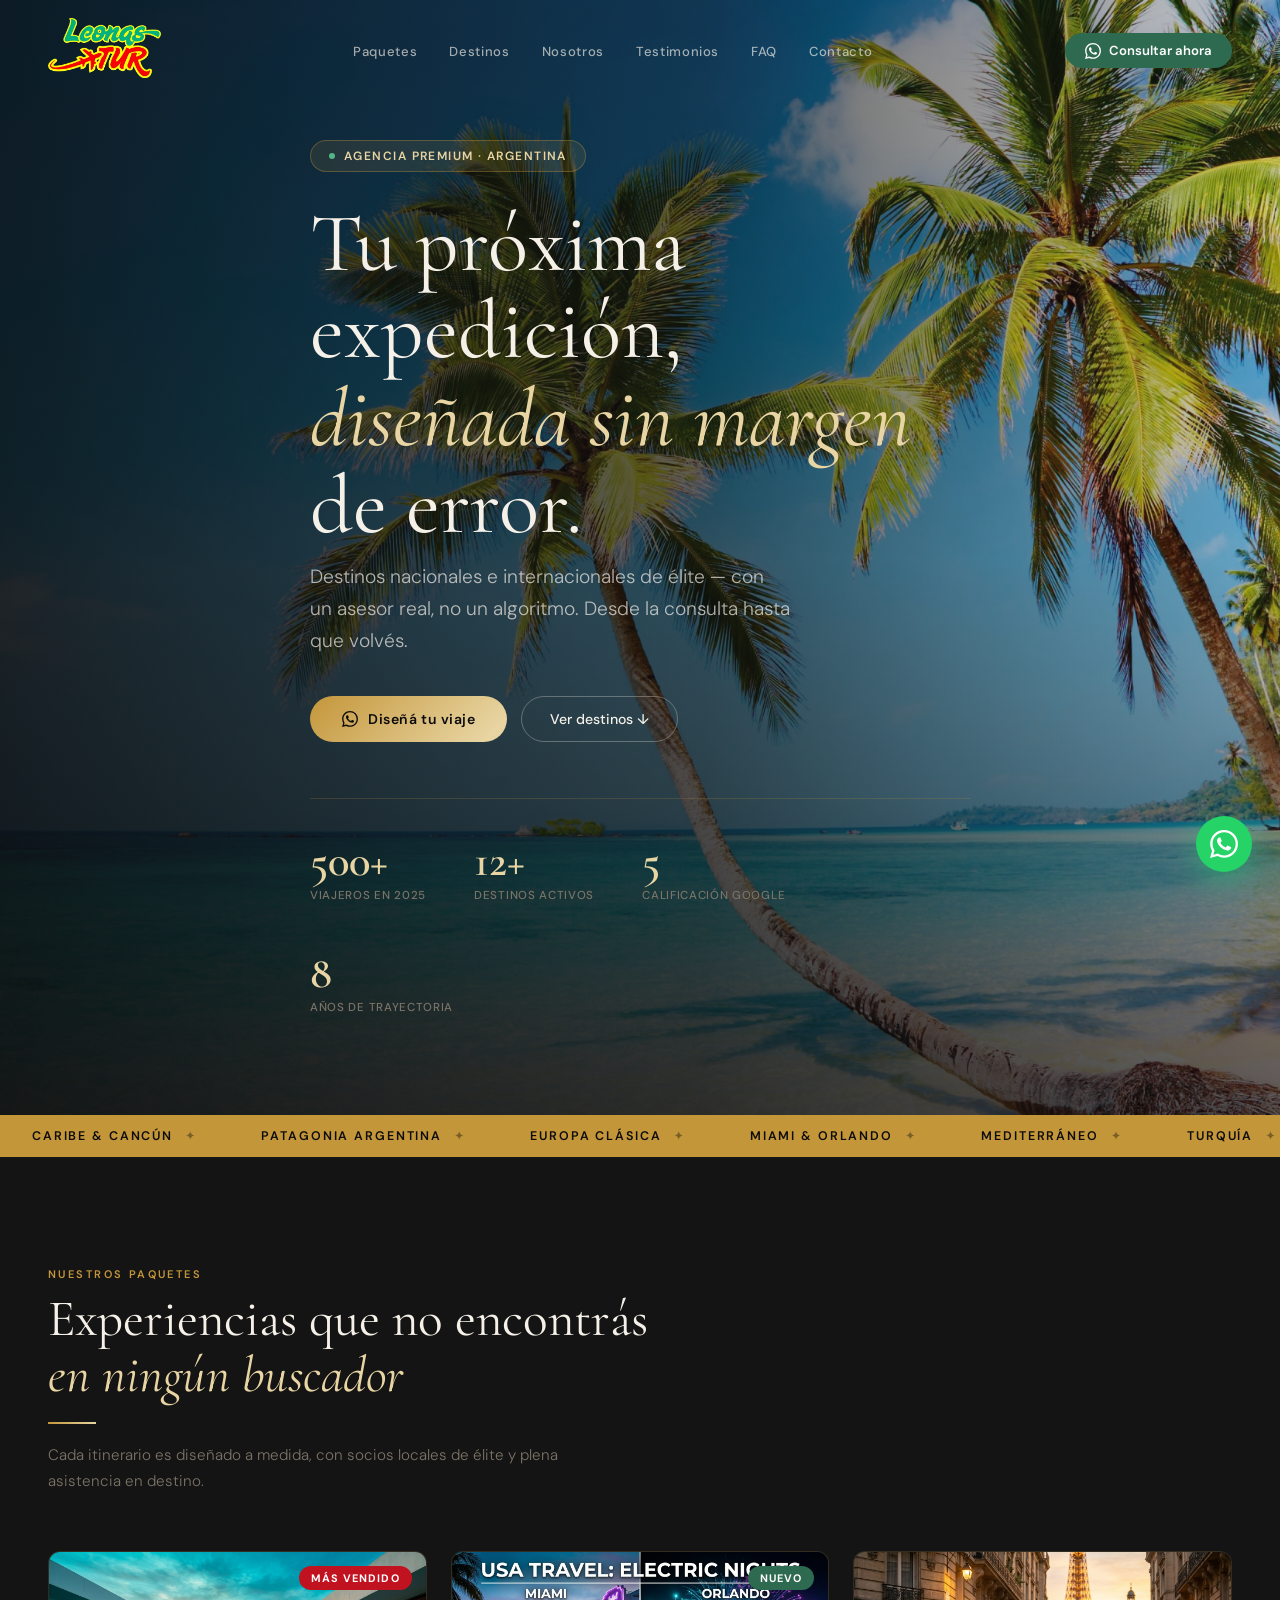
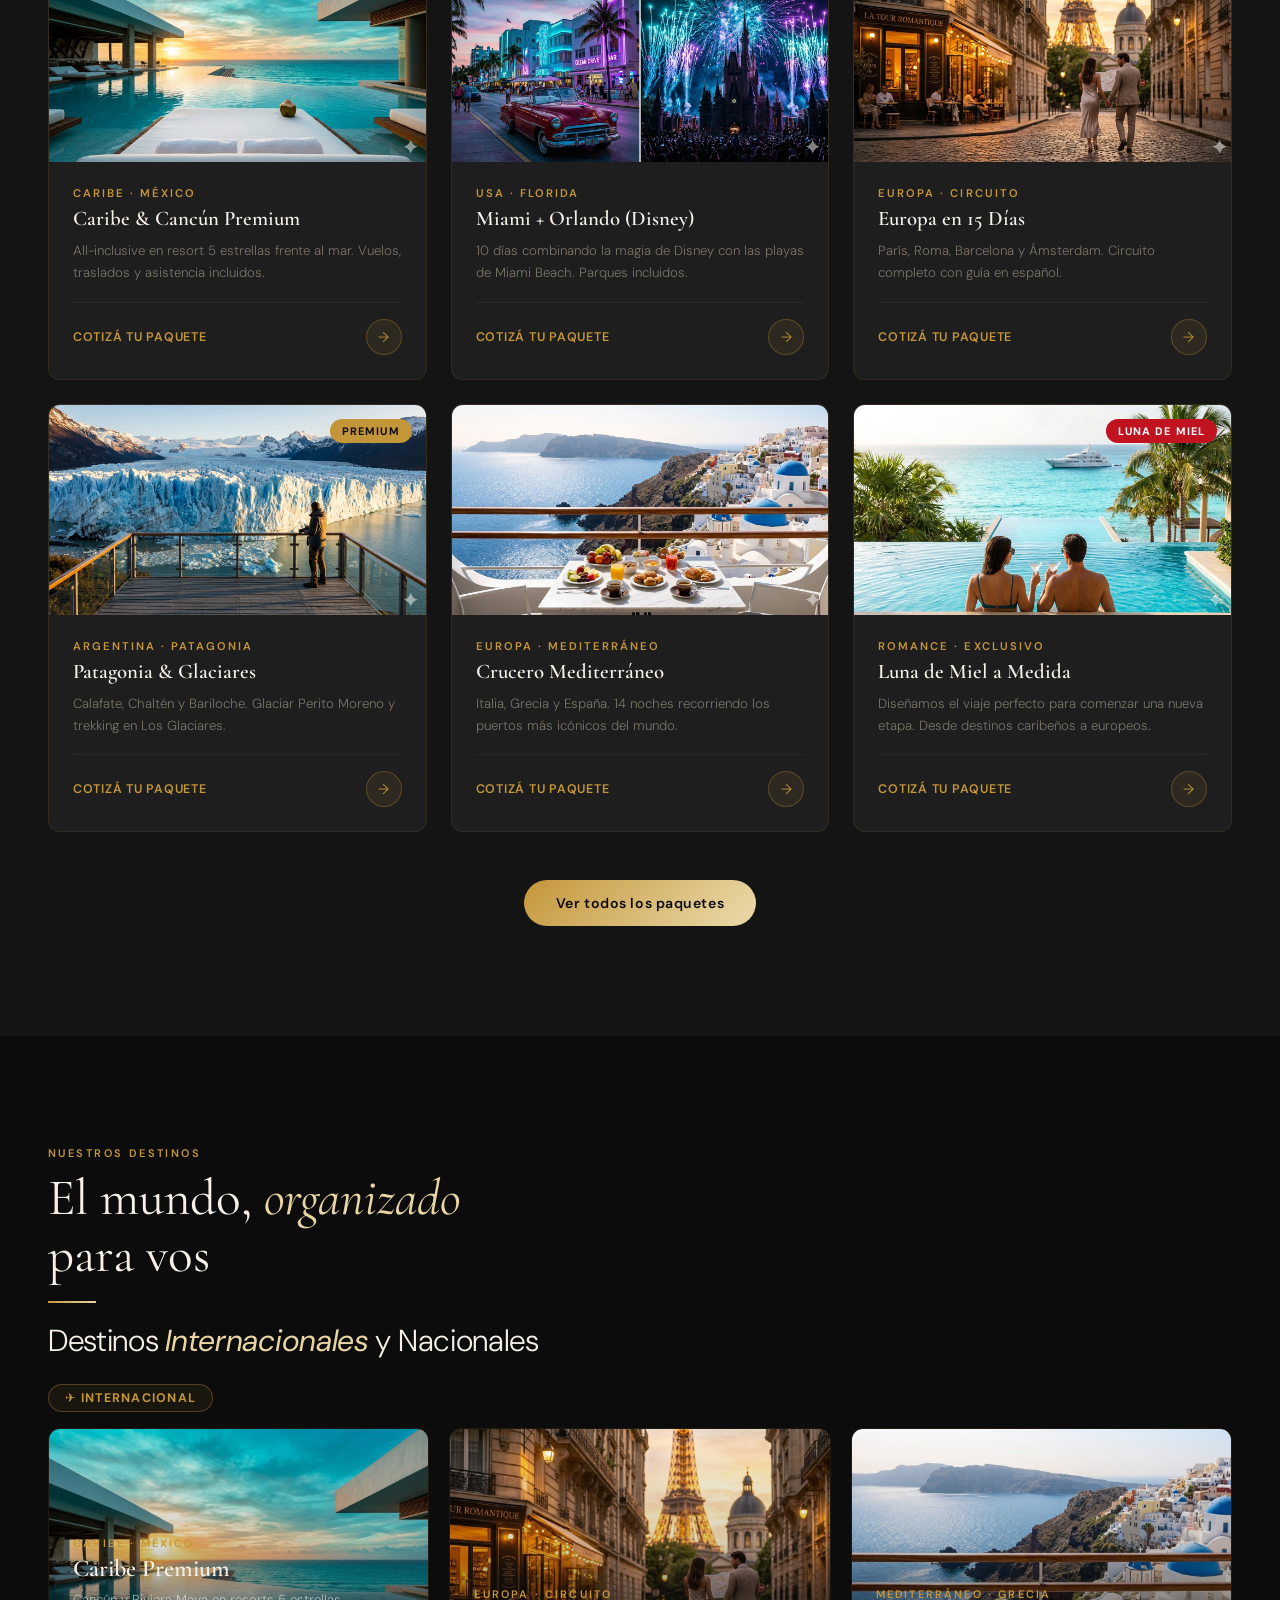
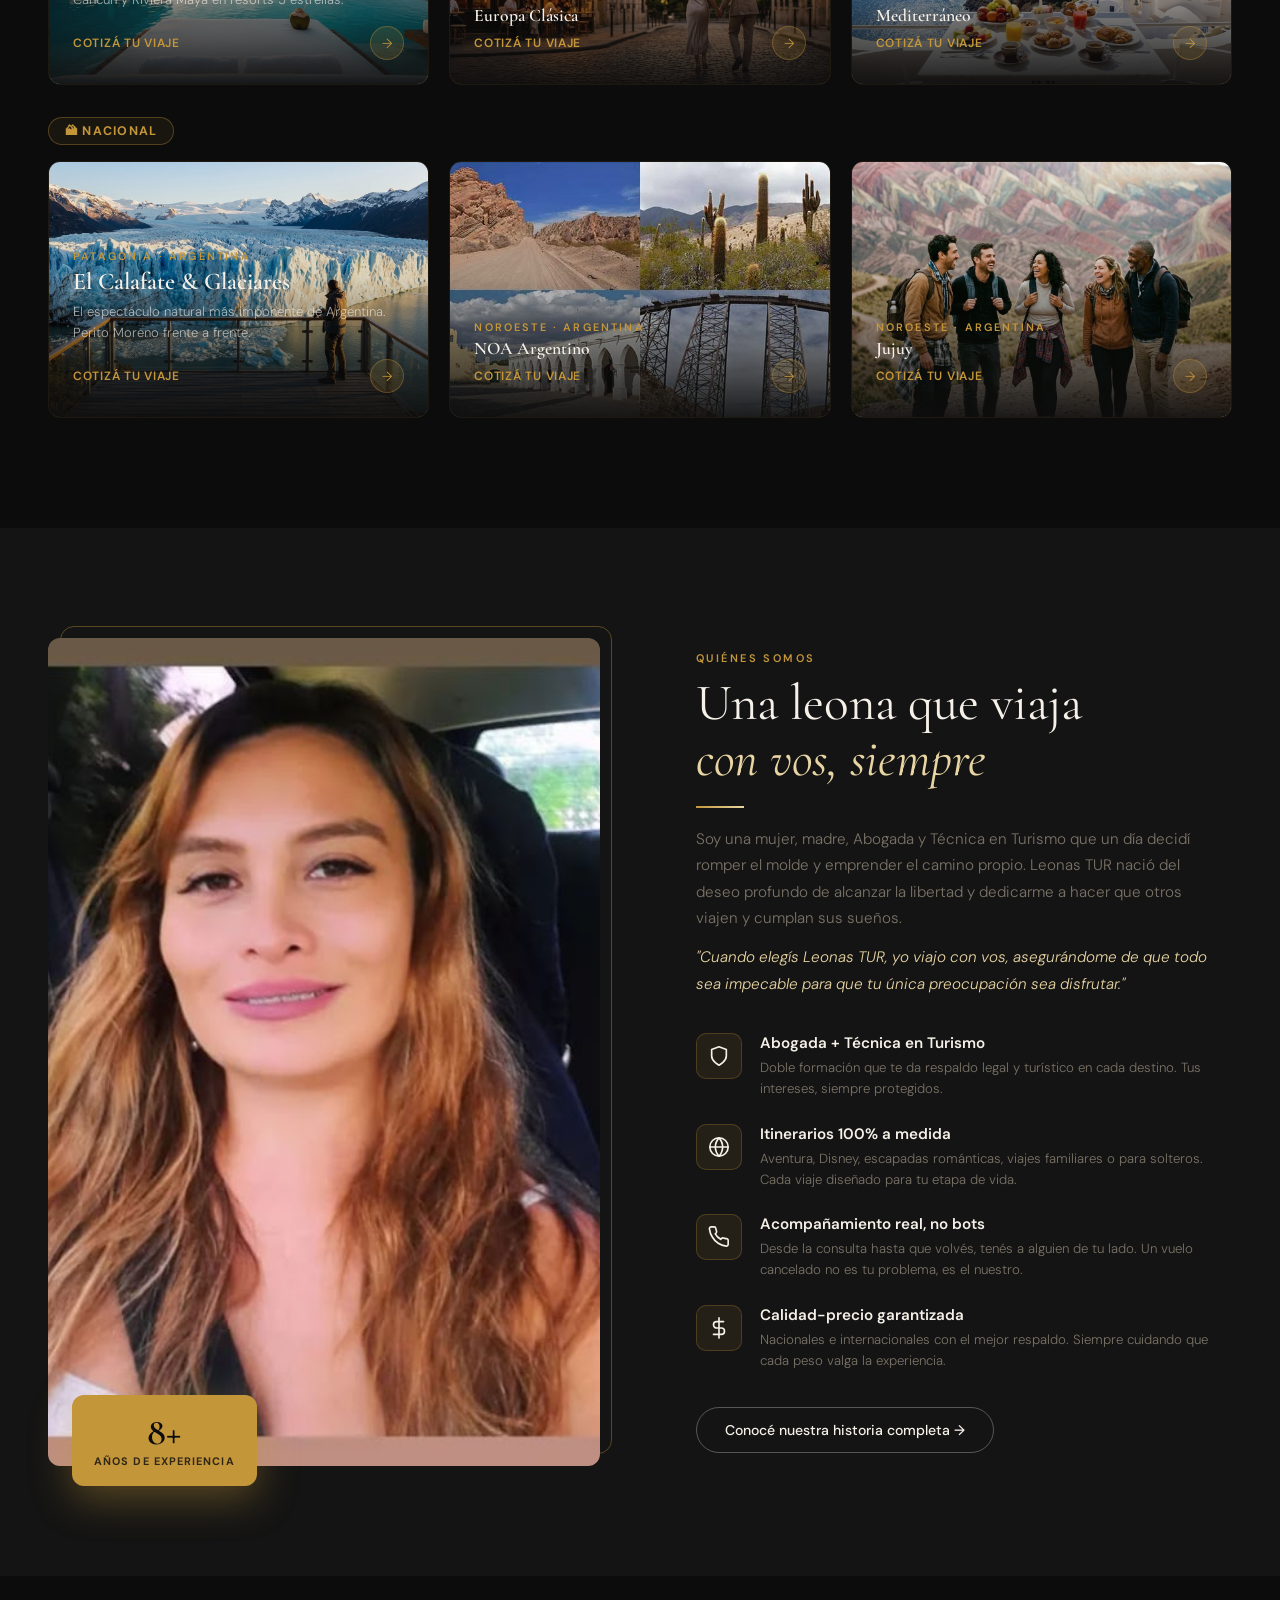
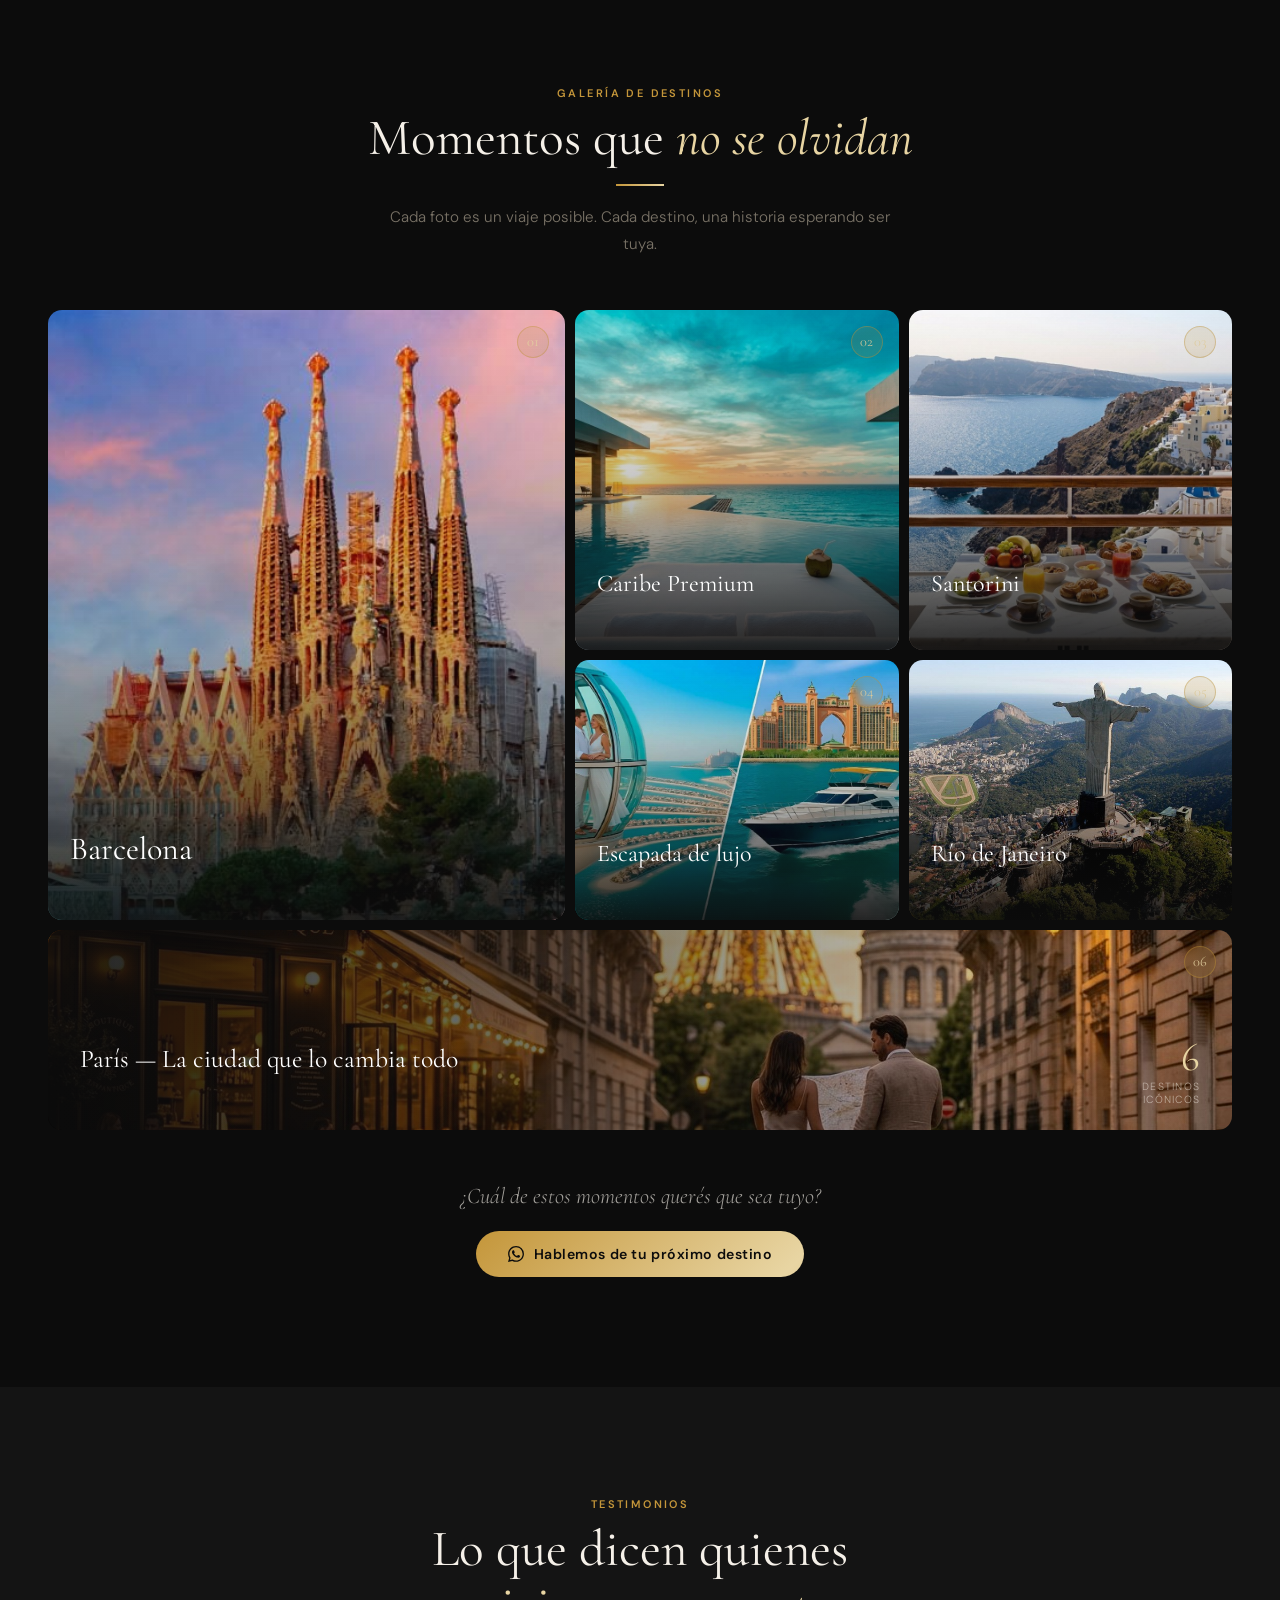
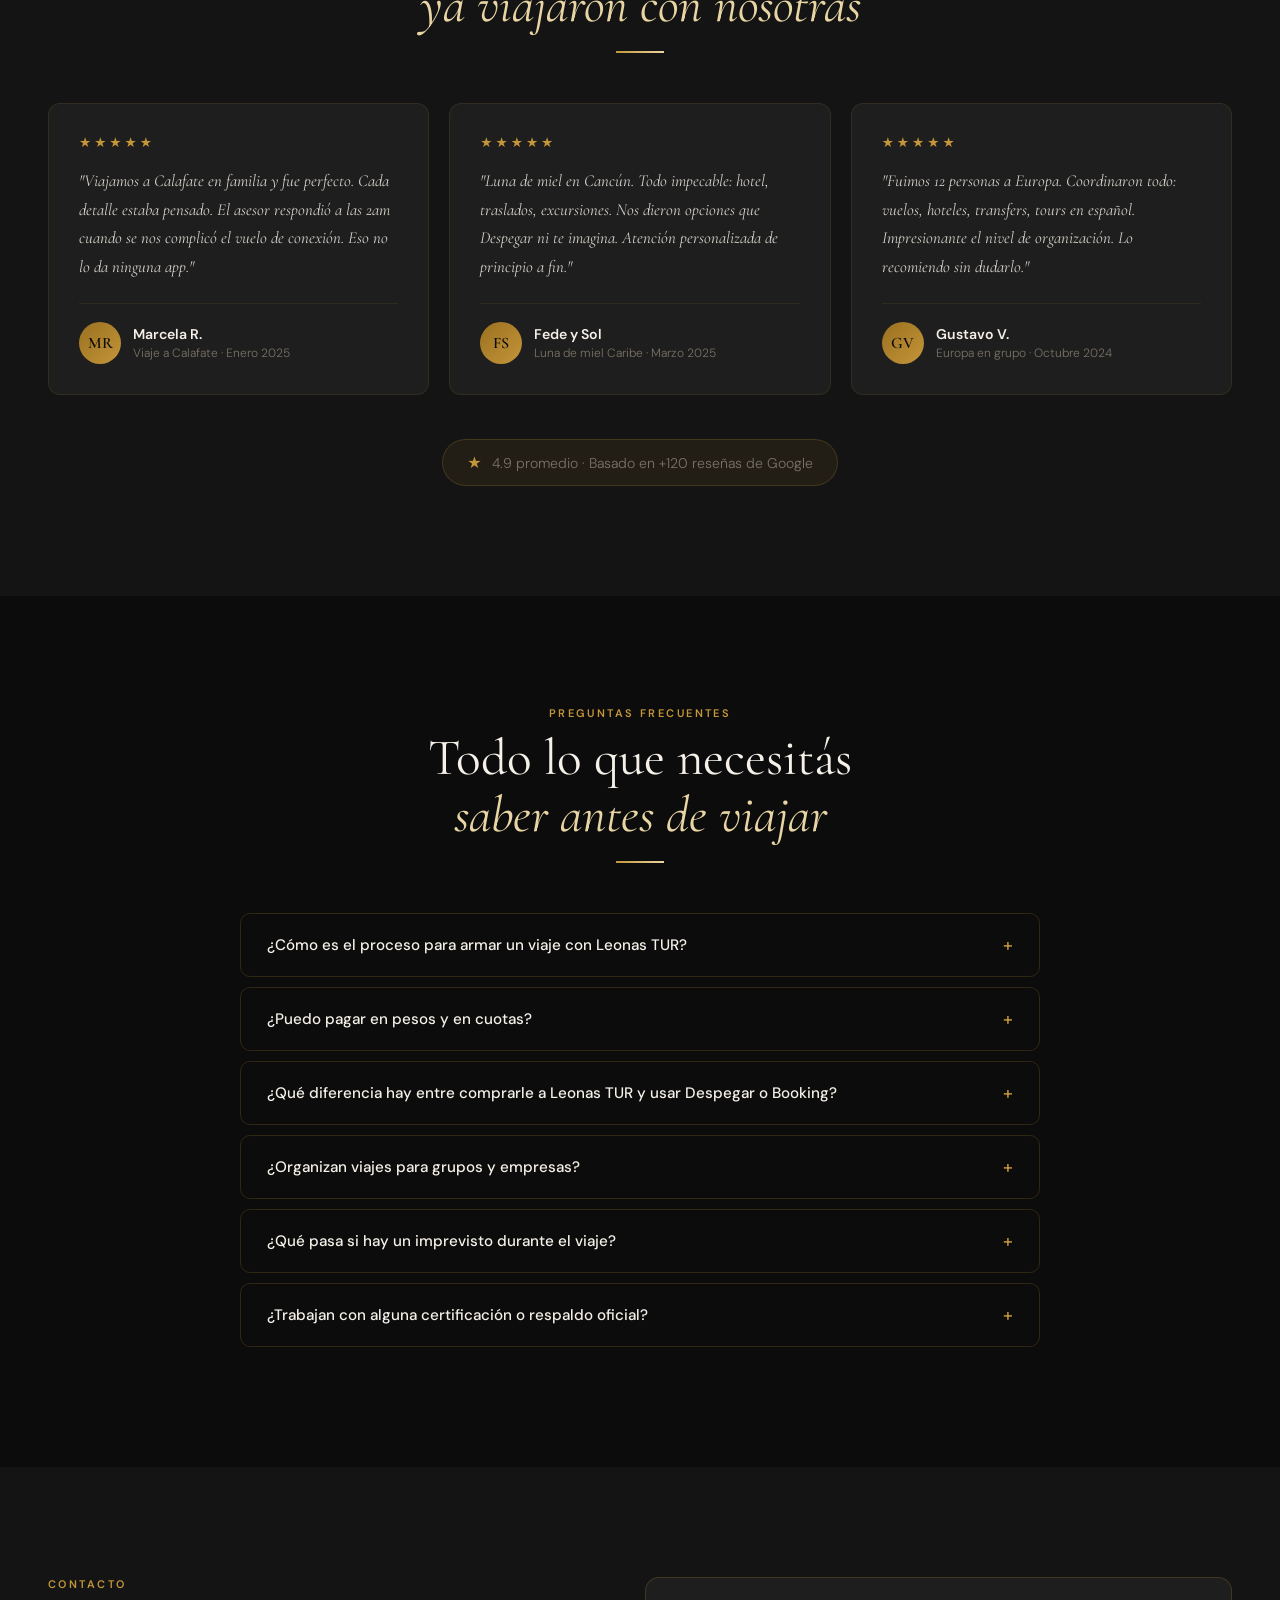
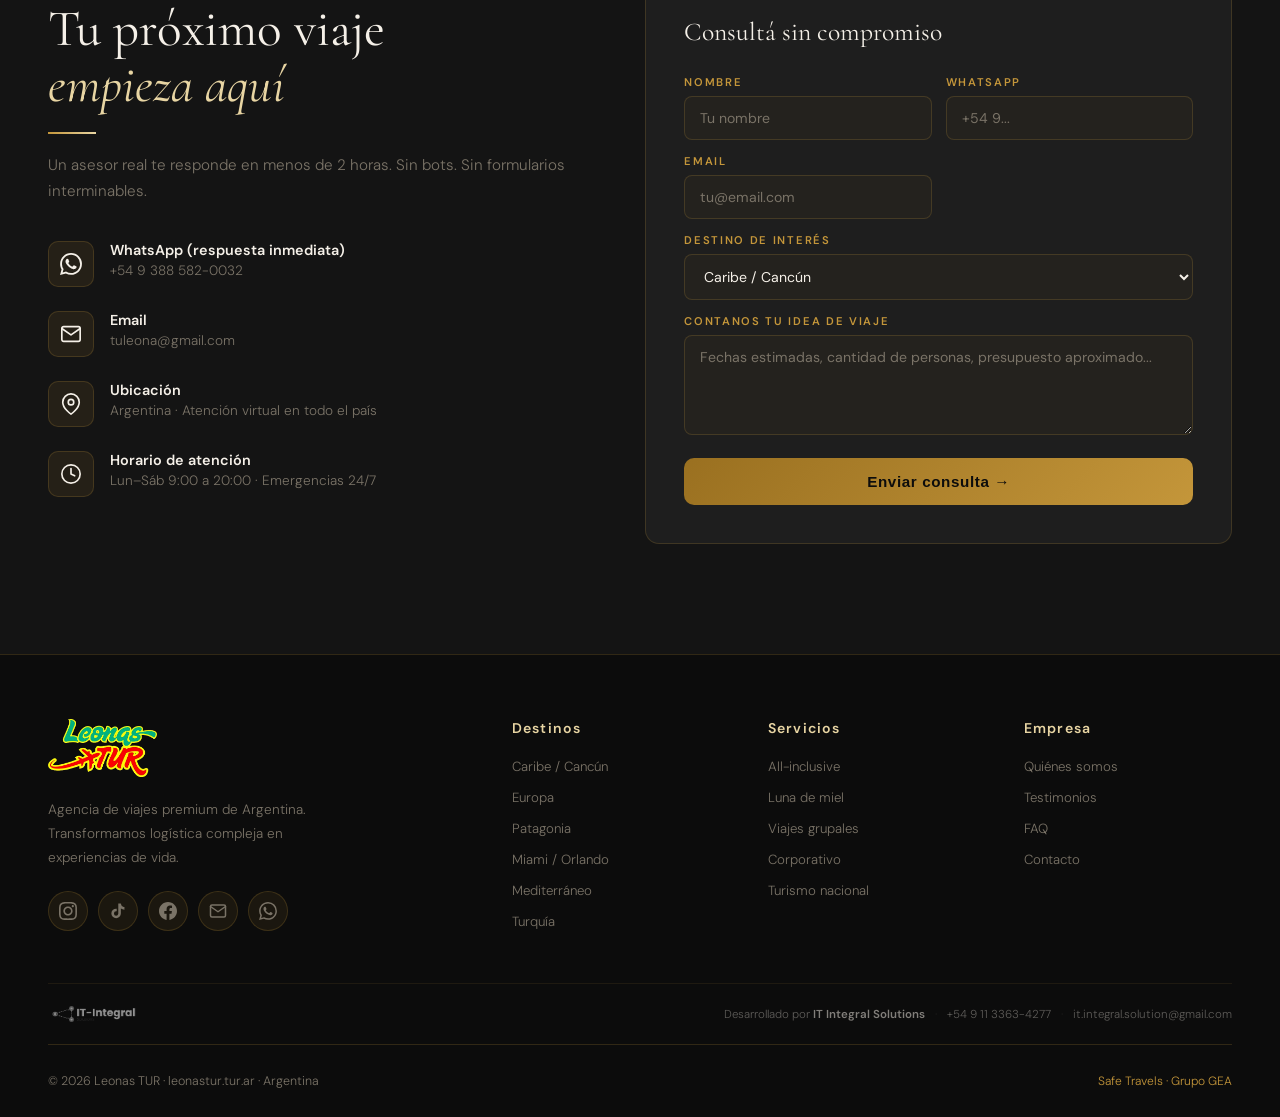
<file: index.html>
<!DOCTYPE html>
<html lang="es">
<head>
<meta charset="UTF-8"/>
<meta name="viewport" content="width=device-width,initial-scale=1.0"/>
<title>Leonas TUR | Agencia de Viajes Premium</title>
<link rel="preconnect" href="https://fonts.googleapis.com">
<link href="https://fonts.googleapis.com/css2?family=Cormorant+Garamond:ital,wght@0,400;0,600;1,400&family=DM+Sans:wght@300;400;500;600&display=swap" rel="stylesheet"/>
<link rel="stylesheet" href="css/style.css"/>
<!-- ═══════════════════════════════════════════════════════════
     GOOGLE ANALYTICS 4
     1. Creá tu propiedad en analytics.google.com
     2. Reemplazá G-XXXXXXXXXX con tu Measurement ID (aparece en
        Admin > Data Streams > Web > Measurement ID)
═══════════════════════════════════════════════════════════ -->
<script async src="https://www.googletagmanager.com/gtag/js?id=G-XXXXXXXXXX"></script>
<script>
  window.dataLayer = window.dataLayer || [];
  function gtag(){dataLayer.push(arguments);}
  gtag('js', new Date());
  gtag('config', 'G-XXXXXXXXXX', {
    page_title: 'Leonas TUR | Agencia de Viajes Premium',
    send_page_view: true,
    linker: { domains: ['wa.me'] }
  });
</script>
</head>
<body>

<!-- NAV -->
<nav id="nav">
  <div class="container">
    <div class="nav-in">
      <a href="#hero" class="nav-logo">
        <img src="assets/images/logo.png" alt="Leonas TUR"/>
      </a>
      <ul class="nav-links">
        <li><a href="#paquetes">Paquetes</a></li>
        <li><a href="#destinos">Destinos</a></li>
        <li><a href="#nosotros">Nosotros</a></li>
        <li><a href="#testimonios">Testimonios</a></li>
        <li><a href="#faq">FAQ</a></li>
        <li><a href="#contacto">Contacto</a></li>
      </ul>
      <a href="https://wa.me/5493885820032" class="nav-wa" target="_blank" onclick="return openWhatsApp('', 'nav')">
        <svg width="16" height="16" viewBox="0 0 24 24" fill="currentColor"><path d="M17.472 14.382c-.297-.149-1.758-.867-2.03-.967-.273-.099-.471-.148-.67.15-.197.297-.767.966-.94 1.164-.173.199-.347.223-.644.075-.297-.15-1.255-.463-2.39-1.475-.883-.788-1.48-1.761-1.653-2.059-.173-.297-.018-.458.13-.606.134-.133.298-.347.446-.52.149-.174.198-.298.298-.497.099-.198.05-.371-.025-.52-.075-.149-.669-1.612-.916-2.207-.242-.579-.487-.5-.669-.51-.173-.008-.371-.01-.57-.01-.198 0-.52.074-.792.372-.272.297-1.04 1.016-1.04 2.479 0 1.462 1.065 2.875 1.213 3.074.149.198 2.096 3.2 5.077 4.487.709.306 1.262.489 1.694.625.712.227 1.36.195 1.871.118.571-.085 1.758-.719 2.006-1.413.248-.694.248-1.289.173-1.413-.074-.124-.272-.198-.57-.347m-5.421 7.403h-.004a9.87 9.87 0 01-5.031-1.378l-.361-.214-3.741.982.998-3.648-.235-.374a9.86 9.86 0 01-1.51-5.26c.001-5.45 4.436-9.884 9.888-9.884 2.64 0 5.122 1.03 6.988 2.898a9.825 9.825 0 012.893 6.994c-.003 5.45-4.437 9.884-9.885 9.884m8.413-18.297A11.815 11.815 0 0012.05 0C5.495 0 .16 5.335.157 11.892c0 2.096.547 4.142 1.588 5.945L.057 24l6.305-1.654a11.882 11.882 0 005.683 1.448h.005c6.554 0 11.89-5.335 11.893-11.893a11.821 11.821 0 00-3.48-8.413Z"/></svg>
        Consultar ahora
      </a>
      <div class="burger" onclick="toggleMenu()"><span></span><span></span><span></span></div>
    </div>
  </div>
</nav>

<!-- HERO -->
<section id="hero">
  <div class="hero-bg">
    <img src="assets/images/hero/hero-playa-palmas-turleona.png" alt="Playa tropical de aguas turquesa y palmeras"/>
  </div>
  <div class="hero-veil"></div>
  <div class="hero-veil2"></div>
  <div class="container">
    <div class="hero-content">
      <div class="hero-badge fade-up">
        <span class="badge-dot"></span>
        Agencia premium · Argentina
      </div>
      <h1 class="hero-title fade-up d1">
        Tu próxima expedición,<br><em>diseñada sin margen</em><br>de error.
      </h1>
      <p class="hero-slogan fade-up d2">
        Destinos nacionales e internacionales de élite — con un asesor real, no un algoritmo. Desde la consulta hasta que volvés.
      </p>
      <div class="hero-btns fade-up d3">
        <a href="https://wa.me/5493885820032" class="btn-gold" target="_blank" onclick="return openWhatsApp('Hola! Quiero diseñar mi viaje', 'hero')">
          <svg width="16" height="16" viewBox="0 0 24 24" fill="currentColor"><path d="M17.472 14.382c-.297-.149-1.758-.867-2.03-.967-.273-.099-.471-.148-.67.15-.197.297-.767.966-.94 1.164-.173.199-.347.223-.644.075-.297-.15-1.255-.463-2.39-1.475-.883-.788-1.48-1.761-1.653-2.059-.173-.297-.018-.458.13-.606.134-.133.298-.347.446-.52.149-.174.198-.298.298-.497.099-.198.05-.371-.025-.52-.075-.149-.669-1.612-.916-2.207-.242-.579-.487-.5-.669-.51-.173-.008-.371-.01-.57-.01-.198 0-.52.074-.792.372-.272.297-1.04 1.016-1.04 2.479 0 1.462 1.065 2.875 1.213 3.074.149.198 2.096 3.2 5.077 4.487.709.306 1.262.489 1.694.625.712.227 1.36.195 1.871.118.571-.085 1.758-.719 2.006-1.413.248-.694.248-1.289.173-1.413-.074-.124-.272-.198-.57-.347m-5.421 7.403h-.004a9.87 9.87 0 01-5.031-1.378l-.361-.214-3.741.982.998-3.648-.235-.374a9.86 9.86 0 01-1.51-5.26c.001-5.45 4.436-9.884 9.888-9.884 2.64 0 5.122 1.03 6.988 2.898a9.825 9.825 0 012.893 6.994c-.003 5.45-4.437 9.884-9.885 9.884m8.413-18.297A11.815 11.815 0 0012.05 0C5.495 0 .16 5.335.157 11.892c0 2.096.547 4.142 1.588 5.945L.057 24l6.305-1.654a11.882 11.882 0 005.683 1.448h.005c6.554 0 11.89-5.335 11.893-11.893a11.821 11.821 0 00-3.48-8.413Z"/></svg>
          Diseñá tu viaje
        </a>
        <a href="#destinos" class="btn-ghost">Ver destinos &darr;</a>
      </div>
      <div class="hero-stats fade-up d4">
        <div><div class="stat-n">500+</div><div class="stat-l">Viajeros en 2025</div></div>
        <div><div class="stat-n">12+</div><div class="stat-l">Destinos activos</div></div>
        <div><div class="stat-n">4.9</div><div class="stat-l">Calificación Google</div></div>
        <div><div class="stat-n">8</div><div class="stat-l">Años de trayectoria</div></div>
      </div>
    </div>
  </div>
</section>

<!-- TICKER -->
<div class="ticker-wrap" aria-hidden="true">
  <div class="ticker-inner">
    <span class="ticker-item">Caribe &amp; Cancún <span class="ticker-sep">✦</span></span>
    <span class="ticker-item">Patagonia Argentina <span class="ticker-sep">✦</span></span>
    <span class="ticker-item">Europa Clásica <span class="ticker-sep">✦</span></span>
    <span class="ticker-item">Miami &amp; Orlando <span class="ticker-sep">✦</span></span>
    <span class="ticker-item">Mediterráneo <span class="ticker-sep">✦</span></span>
    <span class="ticker-item">Turquía <span class="ticker-sep">✦</span></span>
    <span class="ticker-item">Salta &amp; NOA <span class="ticker-sep">✦</span></span>
    <span class="ticker-item">Luna de miel <span class="ticker-sep">✦</span></span>
    <span class="ticker-item">Caribe &amp; Cancún <span class="ticker-sep">✦</span></span>
    <span class="ticker-item">Patagonia Argentina <span class="ticker-sep">✦</span></span>
    <span class="ticker-item">Europa Clásica <span class="ticker-sep">✦</span></span>
    <span class="ticker-item">Miami &amp; Orlando <span class="ticker-sep">✦</span></span>
    <span class="ticker-item">Mediterráneo <span class="ticker-sep">✦</span></span>
    <span class="ticker-item">Turquía <span class="ticker-sep">✦</span></span>
    <span class="ticker-item">Salta &amp; NOA <span class="ticker-sep">✦</span></span>
    <span class="ticker-item">Luna de miel <span class="ticker-sep">✦</span></span>
  </div>
</div>

<!-- PAQUETES -->
<section id="paquetes">
  <div class="container">
    <div class="fade-up">
      <span class="eyebrow">Nuestros paquetes</span>
      <h2 class="sec-title">Experiencias que no encontrás<br><em>en ningún buscador</em></h2>
      <div class="gold-line"></div>
      <p class="sec-sub">Cada itinerario es diseñado a medida, con socios locales de élite y plena asistencia en destino.</p>
    </div>
    <div class="pkg-grid">

      <div class="pkg-card" onclick="window.open('https://tass.itintegraltech.com/public/lt/datos?destino=caribe','_blank')" style="cursor:pointer;" fade-up d1">
        <div class="pkg-img">
          <img src="assets/images/paquetes/paquete-caribe.png" alt="Caribe Cancún"/>
          <div class="pkg-top-line"></div>
          <div class="pkg-badge badge-hot">Más vendido</div>
        </div>
        <div class="pkg-body">
          <div class="pkg-region">Caribe · México</div>
          <div class="pkg-name">Caribe &amp; Cancún Premium</div>
          <div class="pkg-desc">All-inclusive en resort 5 estrellas frente al mar. Vuelos, traslados y asistencia incluidos.</div>
          <div class="pkg-footer">
            <span class="pkg-cta-label">Cotizá tu paquete</span>
            <div class="pkg-link" onclick="window.open('https://tass.itintegraltech.com/public/lt/datos?destino=caribe','_blank')">→</div>
          </div>
        </div>
      </div>

      <div class="pkg-card" onclick="window.open('https://tass.itintegraltech.com/public/lt/datos?destino=disney','_blank')" style="cursor:pointer;" fade-up d2">
        <div class="pkg-img">
          <img src="assets/images/paquetes/paquete-miami-orlando.png" alt="Miami Orlando"/>
          <div class="pkg-top-line"></div>
          <div class="pkg-badge badge-new">Nuevo</div>
        </div>
        <div class="pkg-body">
          <div class="pkg-region">USA · Florida</div>
          <div class="pkg-name">Miami + Orlando (Disney)</div>
          <div class="pkg-desc">10 días combinando la magia de Disney con las playas de Miami Beach. Parques incluidos.</div>
          <div class="pkg-footer">
            <span class="pkg-cta-label">Cotizá tu paquete</span>
            <div class="pkg-link" onclick="window.open('https://tass.itintegraltech.com/public/lt/datos?destino=disney','_blank')">→</div>
          </div>
        </div>
      </div>

      <div class="pkg-card" onclick="window.open('https://tass.itintegraltech.com/public/lt/datos?destino=europa','_blank')" style="cursor:pointer;" fade-up d3">
        <div class="pkg-img">
          <img src="assets/images/paquetes/paquete-europa.png" alt="Europa París"/>
          <div class="pkg-top-line"></div>
        </div>
        <div class="pkg-body">
          <div class="pkg-region">Europa · Circuito</div>
          <div class="pkg-name">Europa en 15 Días</div>
          <div class="pkg-desc">París, Roma, Barcelona y Ámsterdam. Circuito completo con guía en español.</div>
          <div class="pkg-footer">
            <span class="pkg-cta-label">Cotizá tu paquete</span>
            <div class="pkg-link" onclick="window.open('https://tass.itintegraltech.com/public/lt/datos?destino=europa','_blank')">→</div>
          </div>
        </div>
      </div>

      <div class="pkg-card" onclick="window.open('https://tass.itintegraltech.com/public/lt/datos?destino=argentina','_blank')" style="cursor:pointer;" fade-up">
        <div class="pkg-img">
          <img src="assets/images/paquetes/paquete-patagonia.png" alt="Patagonia Calafate"/>
          <div class="pkg-top-line"></div>
          <div class="pkg-badge badge-prem">Premium</div>
        </div>
        <div class="pkg-body">
          <div class="pkg-region">Argentina · Patagonia</div>
          <div class="pkg-name">Patagonia &amp; Glaciares</div>
          <div class="pkg-desc">Calafate, Chaltén y Bariloche. Glaciar Perito Moreno y trekking en Los Glaciares.</div>
          <div class="pkg-footer">
            <span class="pkg-cta-label">Cotizá tu paquete</span>
            <div class="pkg-link" onclick="window.open('https://tass.itintegraltech.com/public/lt/datos?destino=argentina','_blank')">→</div>
          </div>
        </div>
      </div>

      <div class="pkg-card" onclick="window.open('https://tass.itintegraltech.com/public/lt/datos?destino=crucero','_blank')" style="cursor:pointer;" fade-up d2">
        <div class="pkg-img">
          <img src="assets/images/paquetes/paquete-mediterraneo.png" alt="Crucero Mediterráneo Santorini"/>
          <div class="pkg-top-line"></div>
        </div>
        <div class="pkg-body">
          <div class="pkg-region">Europa · Mediterráneo</div>
          <div class="pkg-name">Crucero Mediterráneo</div>
          <div class="pkg-desc">Italia, Grecia y España. 14 noches recorriendo los puertos más icónicos del mundo.</div>
          <div class="pkg-footer">
            <span class="pkg-cta-label">Cotizá tu paquete</span>
            <div class="pkg-link" onclick="window.open('https://tass.itintegraltech.com/public/lt/datos?destino=crucero','_blank')">→</div>
          </div>
        </div>
      </div>

      <div class="pkg-card" onclick="window.open('https://tass.itintegraltech.com/public/lt/datos?destino=luna-de-miel','_blank')" style="cursor:pointer;" fade-up d3">
        <div class="pkg-img">
          <img src="assets/images/paquetes/paquete-luna-de-miel.png" alt="Luna de miel Caribe"/>
          <div class="pkg-top-line"></div>
          <div class="pkg-badge badge-hot">Luna de miel</div>
        </div>
        <div class="pkg-body">
          <div class="pkg-region">Romance · Exclusivo</div>
          <div class="pkg-name">Luna de Miel a Medida</div>
          <div class="pkg-desc">Diseñamos el viaje perfecto para comenzar una nueva etapa. Desde destinos caribeños a europeos.</div>
          <div class="pkg-footer">
            <span class="pkg-cta-label">Cotizá tu paquete</span>
            <div class="pkg-link" onclick="window.open('https://tass.itintegraltech.com/public/lt/datos?destino=luna-de-miel','_blank')">→</div>
          </div>
        </div>
      </div>

    </div>
    <div style="text-align:center;margin-top:48px;" class="fade-up">
      <a href="https://wa.me/5493885820032" class="btn-gold" target="_blank" onclick="return openWhatsApp('Quiero ver más paquetes', 'paquetes')">Ver todos los paquetes</a>
    </div>
  </div>
</section>

<!-- DESTINOS -->
<section id="destinos">
  <div class="container">
    <div class="fade-up">
      <span class="eyebrow">Nuestros destinos</span>
      <h2 class="sec-title">El mundo, <em>organizado</em><br>para vos</h2>
      <div class="gold-line"></div>
    </div>
    <div class="dest-intro fade-up">
      <h3 class="dest-main-title">Destinos <em>Internacionales</em> y Nacionales</h3>
    </div>
    <div class="dest-section-label fade-up">
      <span class="dest-label-tag">✈ Internacional</span>
    </div>
    <div class="dest-grid fade-up">

      <!-- FILA 1: Internacional -->
      <div class="dc" onclick="window.open('https://tass.itintegraltech.com/public/lt/datos?destino=caribe','_blank')" style="cursor:pointer;">
        <img class="dc-img" src="assets/images/destinos/caribe.png" alt="Caribe Cancún"/>
        <div class="dc-ov">
          <div class="dc-region">Caribe · México</div>
          <div class="dc-name">Caribe Premium</div>
          <div class="dc-desc">Cancún y Riviera Maya en resorts 5 estrellas.</div>
          <div class="dc-bot">
            <span class="dc-cta-label">Cotizá tu viaje</span>
            <div class="dc-arr">→</div>
          </div>
        </div>
      </div>
      <div class="dc" onclick="window.open('https://tass.itintegraltech.com/public/lt/datos?destino=europa','_blank')" style="cursor:pointer;">
        <img class="dc-img" src="assets/images/destinos/europa.png" alt="Europa París"/>
        <div class="dc-ov">
          <div class="dc-region">Europa · Circuito</div>
          <div class="dc-name">Europa Clásica</div>
          <div class="dc-desc">París, Roma, Barcelona. Guía en español.</div>
          <div class="dc-bot">
            <span class="dc-cta-label">Cotizá tu viaje</span>
            <div class="dc-arr">→</div>
          </div>
        </div>
      </div>
      <div class="dc" onclick="window.open('https://tass.itintegraltech.com/public/lt/datos?destino=crucero','_blank')" style="cursor:pointer;">
        <img class="dc-img" src="assets/images/destinos/mediterraneo.png" alt="Mediterráneo Santorini"/>
        <div class="dc-ov">
          <div class="dc-region">Mediterráneo · Grecia</div>
          <div class="dc-name">Mediterráneo</div>
          <div class="dc-desc">Santorini, Atenas y las islas griegas.</div>
          <div class="dc-bot">
            <span class="dc-cta-label">Cotizá tu viaje</span>
            <div class="dc-arr">→</div>
          </div>
        </div>
      </div>

    </div>
    <div class="dest-section-label fade-up" style="margin-top:32px;">
      <span class="dest-label-tag">🏔 Nacional</span>
    </div>
    <div class="dest-grid fade-up">
      <!-- FILA 2: Nacional -->
      <div class="dc" onclick="window.open('https://tass.itintegraltech.com/public/lt/datos?destino=argentina','_blank')" style="cursor:pointer;">
        <img class="dc-img" src="assets/images/destinos/calafate.png" alt="El Calafate Glaciares"/>
        <div class="dc-ov">
          <div class="dc-region">Patagonia · Argentina</div>
          <div class="dc-name">El Calafate &amp; Glaciares</div>
          <div class="dc-desc">El espectáculo natural más imponente de Argentina. Perito Moreno frente a frente.</div>
          <div class="dc-bot">
            <span class="dc-cta-label">Cotizá tu viaje</span>
            <div class="dc-arr">→</div>
          </div>
        </div>
      </div>
      <div class="dc" onclick="window.open('https://tass.itintegraltech.com/public/lt/datos?destino=noa','_blank')" style="cursor:pointer;">
        <img class="dc-img" src="assets/images/destinos/salta.png" alt="Salta"/>
        <div class="dc-ov">
          <div class="dc-region">Noroeste · Argentina</div>
          <div class="dc-name">NOA Argentino</div>
          <div class="dc-desc">Quebradas, viñedos de altura, ciudades coloniales y el Tren a las Nubes.</div>
          <div class="dc-bot">
            <span class="dc-cta-label">Cotizá tu viaje</span>
            <div class="dc-arr">→</div>
          </div>
        </div>
      </div>
      <div class="dc" onclick="window.open('https://tass.itintegraltech.com/public/lt/datos?destino=jujuy','_blank')" style="cursor:pointer;">
        <img class="dc-img" src="assets/images/destinos/jujuy.png" alt="Jujuy Quebrada de Humahuaca"/>
        <div class="dc-ov">
          <div class="dc-region">Noroeste · Argentina</div>
          <div class="dc-name">Jujuy</div>
          <div class="dc-desc">Quebrada de Humahuaca, Purmamarca y las Salinas Grandes. Patrimonio UNESCO.</div>
          <div class="dc-bot">
            <span class="dc-cta-label">Cotizá tu viaje</span>
            <div class="dc-arr">→</div>
          </div>
        </div>
      </div>

    </div>
  </div>
</section>

<!-- NOSOTROS -->
<section id="nosotros">
  <div class="container">
    <div class="about-grid">
      <div class="about-img-wrap fade-up">
        <img class="about-img" src="assets/images/equipo/euge-real.png" alt="Fundadora de Leonas TUR"/>
        <div class="about-frame"></div>
        <div class="about-badge">
          <div class="about-badge-n">8+</div>
          <div class="about-badge-l">Años de experiencia</div>
        </div>
      </div>
      <div class="about-content fade-up d2">
        <span class="eyebrow">Quiénes Somos</span>
        <h2 class="sec-title">Una leona que viaja<br><em>con vos, siempre</em></h2>
        <div class="gold-line"></div>
        <p class="sec-sub">Soy una mujer, madre, Abogada y Técnica en Turismo que un día decidí romper el molde y emprender el camino propio. Leonas TUR nació del deseo profundo de alcanzar la libertad y dedicarme a hacer que otros viajen y cumplan sus sueños.</p>
        <p class="sec-sub" style="margin-top:12px;font-style:italic;color:var(--gold-lt);">"Cuando elegís Leonas TUR, yo viajo con vos, asegurándome de que todo sea impecable para que tu única preocupación sea disfrutar."</p>
        <div class="about-items">
          <div class="about-item">
            <div class="about-icon"><svg xmlns="http://www.w3.org/2000/svg" width="22" height="22" viewBox="0 0 24 24" fill="none" stroke="currentColor" stroke-width="1.8" stroke-linecap="round" stroke-linejoin="round"><path d="M12 22s8-4 8-10V5l-8-3-8 3v7c0 6 8 10 8 10z"/></svg></div>
            <div>
              <div class="about-it">Abogada + Técnica en Turismo</div>
              <div class="about-id">Doble formación que te da respaldo legal y turístico en cada destino. Tus intereses, siempre protegidos.</div>
            </div>
          </div>
          <div class="about-item">
            <div class="about-icon"><svg xmlns="http://www.w3.org/2000/svg" width="22" height="22" viewBox="0 0 24 24" fill="none" stroke="currentColor" stroke-width="1.8" stroke-linecap="round" stroke-linejoin="round"><circle cx="12" cy="12" r="10"/><line x1="2" y1="12" x2="22" y2="12"/><path d="M12 2a15.3 15.3 0 014 10 15.3 15.3 0 01-4 10 15.3 15.3 0 01-4-10 15.3 15.3 0 014-10z"/></svg></div>
            <div>
              <div class="about-it">Itinerarios 100% a medida</div>
              <div class="about-id">Aventura, Disney, escapadas románticas, viajes familiares o para solteros. Cada viaje diseñado para tu etapa de vida.</div>
            </div>
          </div>
          <div class="about-item">
            <div class="about-icon"><svg xmlns="http://www.w3.org/2000/svg" width="22" height="22" viewBox="0 0 24 24" fill="none" stroke="currentColor" stroke-width="1.8" stroke-linecap="round" stroke-linejoin="round"><path d="M22 16.92v3a2 2 0 01-2.18 2 19.79 19.79 0 01-8.63-3.07A19.5 19.5 0 014.69 12 19.79 19.79 0 011.6 3.45 2 2 0 013.58 1h3a2 2 0 012 1.72 12.84 12.84 0 00.7 2.81 2 2 0 01-.45 2.11L7.91 8.5a16 16 0 006 6l.92-.92a2 2 0 012.11-.45 12.84 12.84 0 002.81.7A2 2 0 0122 16a2 2 0 010 .92z"/></svg></div>
            <div>
              <div class="about-it">Acompañamiento real, no bots</div>
              <div class="about-id">Desde la consulta hasta que volvés, tenés a alguien de tu lado. Un vuelo cancelado no es tu problema, es el nuestro.</div>
            </div>
          </div>
          <div class="about-item">
            <div class="about-icon"><svg xmlns="http://www.w3.org/2000/svg" width="22" height="22" viewBox="0 0 24 24" fill="none" stroke="currentColor" stroke-width="1.8" stroke-linecap="round" stroke-linejoin="round"><line x1="12" y1="1" x2="12" y2="23"/><path d="M17 5H9.5a3.5 3.5 0 000 7h5a3.5 3.5 0 010 7H6"/></svg></div>
            <div>
              <div class="about-it">Calidad-precio garantizada</div>
              <div class="about-id">Nacionales e internacionales con el mejor respaldo. Siempre cuidando que cada peso valga la experiencia.</div>
            </div>
          </div>
        </div>
        <div style="margin-top:36px;">
          <a href="nosotros.html" class="btn-ghost">Conocé nuestra historia completa &rarr;</a>
        </div>
      </div>
    </div>
  </div>
</section>

<!-- GALERIA -->
<section id="galeria">
  <div class="container">
    <div class="fade-up" style="text-align:center;">
      <span class="eyebrow">Galería de destinos</span>
      <h2 class="sec-title">Momentos que <em>no se olvidan</em></h2>
      <div class="gold-line center"></div>
      <p class="sec-sub" style="margin:0 auto;text-align:center;">Cada foto es un viaje posible. Cada destino, una historia esperando ser tuya.</p>
    </div>

    <div class="gal-bento fade-up">

      <!-- CELL 1: HERO — Barcelona Sagrada Família -->
      <div class="gal-cell">
        <img class="gal-img" src="assets/images/galeria/barcelona.jpg"
             alt="Barcelona — Sagrada Família, España" loading="lazy"/>
        <div class="gal-num">01</div>
        <div class="gal-ov">
          <div>
            <div class="gal-tag">Europa · España</div>
            <div class="gal-name">Barcelona</div>
            <div class="gal-tagline">La Sagrada Família de Gaudí, el Barrio Gótico y la Barceloneta. Arte, historia y vida mediterránea en una sola ciudad.</div>
            <button class="gal-cta" onclick="document.getElementById('contacto').scrollIntoView({behavior:'smooth'})">
              Quiero conocer Barcelona <svg width="13" height="13" viewBox="0 0 24 24" fill="none" stroke="currentColor" stroke-width="2.5" stroke-linecap="round" stroke-linejoin="round"><path d="M5 12h14M12 5l7 7-7 7"/></svg>
            </button>
          </div>
        </div>
      </div>

      <!-- CELL 2: Caribe resort -->
      <div class="gal-cell">
        <img class="gal-img" src="assets/images/galeria/caribe.jpg"
             alt="Caribe — Resort todo incluido, Cancún" loading="lazy"/>
        <div class="gal-num">02</div>
        <div class="gal-ov">
          <div>
            <div class="gal-tag">Caribe · México</div>
            <div class="gal-name">Caribe Premium</div>
            <div class="gal-tagline">Aguas turquesas, sol sin filtro y resort 5 estrellas. El descanso que te merecés.</div>
            <button class="gal-cta" onclick="document.getElementById('contacto').scrollIntoView({behavior:'smooth'})">
              Ver paquetes Caribe <svg width="13" height="13" viewBox="0 0 24 24" fill="none" stroke="currentColor" stroke-width="2.5" stroke-linecap="round" stroke-linejoin="round"><path d="M5 12h14M12 5l7 7-7 7"/></svg>
            </button>
          </div>
        </div>
      </div>

      <!-- CELL 3: Santorini -->
      <div class="gal-cell">
        <img class="gal-img" src="assets/images/galeria/santorini.jpg"
             alt="Santorini — Desayuno con vista al Egeo, Grecia" loading="lazy"/>
        <div class="gal-num">03</div>
        <div class="gal-ov">
          <div>
            <div class="gal-tag">Mediterráneo · Grecia</div>
            <div class="gal-name">Santorini</div>
            <div class="gal-tagline">Desayuno frente al Egeo, cúpulas azules y atardeceres que paran el tiempo.</div>
            <button class="gal-cta" onclick="document.getElementById('contacto').scrollIntoView({behavior:'smooth'})">
              Vivir Grecia <svg width="13" height="13" viewBox="0 0 24 24" fill="none" stroke="currentColor" stroke-width="2.5" stroke-linecap="round" stroke-linejoin="round"><path d="M5 12h14M12 5l7 7-7 7"/></svg>
            </button>
          </div>
        </div>
      </div>

      <!-- CELL 4: Caribbean infinity pool -->
      <div class="gal-cell">
        <img class="gal-img" src="assets/images/galeria/escapada-lujo.jpg"
             alt="Resort de lujo — Piscina infinita frente al mar" loading="lazy"/>
        <div class="gal-num">04</div>
        <div class="gal-ov">
          <div>
            <div class="gal-tag">Luna de miel · Todo incluido</div>
            <div class="gal-name">Escapada de lujo</div>
            <div class="gal-tagline">Piscina infinita, horizonte sin fin. Para los que saben que el lujo real es la paz.</div>
            <button class="gal-cta" onclick="document.getElementById('contacto').scrollIntoView({behavior:'smooth'})">
              Diseñar mi escapada <svg width="13" height="13" viewBox="0 0 24 24" fill="none" stroke="currentColor" stroke-width="2.5" stroke-linecap="round" stroke-linejoin="round"><path d="M5 12h14M12 5l7 7-7 7"/></svg>
            </button>
          </div>
        </div>
      </div>

      <!-- CELL 5: Río de Janeiro -->
      <div class="gal-cell">
        <img class="gal-img" src="assets/images/galeria/rio-de-janeiro.jpg"
             alt="Río de Janeiro — Cristo Redentor, Brasil" loading="lazy"/>
        <div class="gal-num">05</div>
        <div class="gal-ov">
          <div>
            <div class="gal-tag">Sudamérica · Brasil</div>
            <div class="gal-name">Río de Janeiro</div>
            <div class="gal-tagline">El Cristo Redentor sobre el Pan de Azúcar. Copacabana, Ipanema y el carnaval más famoso del mundo esperan.</div>
            <button class="gal-cta" onclick="document.getElementById('contacto').scrollIntoView({behavior:'smooth'})">
              Quiero ir a Río <svg width="13" height="13" viewBox="0 0 24 24" fill="none" stroke="currentColor" stroke-width="2.5" stroke-linecap="round" stroke-linejoin="round"><path d="M5 12h14M12 5l7 7-7 7"/></svg>
            </button>
          </div>
        </div>
      </div>

      <!-- CELL 6: París — Full width ribbon -->
      <div class="gal-cell">
        <img class="gal-img" src="assets/images/galeria/paris.jpg"
             alt="París — Torre Eiffel al atardecer, Europa" loading="lazy"/>
        <div class="gal-num">06</div>
        <div class="gal-ov">
          <div>
            <div class="gal-tag">Europa · Francia</div>
            <div class="gal-name">París — La ciudad que lo cambia todo</div>
            <div class="gal-tagline">Dicen que nadie sale igual de París. Nosotras nos encargamos de que llegues cuando el mundo está perfecto.</div>
            <button class="gal-cta" onclick="document.getElementById('contacto').scrollIntoView({behavior:'smooth'})">
              Diseñar mi viaje a Europa <svg width="13" height="13" viewBox="0 0 24 24" fill="none" stroke="currentColor" stroke-width="2.5" stroke-linecap="round" stroke-linejoin="round"><path d="M5 12h14M12 5l7 7-7 7"/></svg>
            </button>
          </div>
          <div style="flex-shrink:0;padding-left:24px;display:flex;align-items:center;">
            <div style="text-align:right;">
              <div style="font-family:var(--font-d);font-size:2.5rem;color:var(--gold-lt);line-height:1;font-weight:400;">6</div>
              <div style="font-size:0.65rem;color:rgba(245,240,232,0.55);letter-spacing:0.12em;text-transform:uppercase;margin-top:3px;">Destinos<br>icónicos</div>
            </div>
          </div>
        </div>
      </div>

    </div><!-- /gal-bento -->

    <!-- Bottom invitation -->
    <div class="fade-up" style="text-align:center;margin-top:52px;">
      <p style="font-family:var(--font-d);font-size:clamp(1.1rem,2vw,1.4rem);font-style:italic;color:rgba(245,240,232,0.65);margin-bottom:22px;">
        ¿Cuál de estos momentos querés que sea tuyo?
      </p>
      <a href="https://wa.me/5493885820032"
         class="btn-gold" target="_blank" rel="noopener" onclick="return openWhatsApp('Hola! Vi la galería y quiero saber más', 'galeria')"
         style="display:inline-flex;align-items:center;gap:10px;">
        <svg width="16" height="16" viewBox="0 0 24 24" fill="currentColor"><path d="M17.472 14.382c-.297-.149-1.758-.867-2.03-.967-.273-.099-.471-.148-.67.15-.197.297-.767.966-.94 1.164-.173.199-.347.223-.644.075-.297-.15-1.255-.463-2.39-1.475-.883-.788-1.48-1.761-1.653-2.059-.173-.297-.018-.458.13-.606.134-.133.298-.347.446-.52.149-.174.198-.298.298-.497.099-.198.05-.371-.025-.52-.075-.149-.669-1.612-.916-2.207-.242-.579-.487-.5-.669-.51-.173-.008-.371-.01-.57-.01-.198 0-.52.074-.792.372-.272.297-1.04 1.016-1.04 2.479 0 1.462 1.065 2.875 1.213 3.074.149.198 2.096 3.2 5.077 4.487.709.306 1.262.489 1.694.625.712.227 1.36.195 1.871.118.571-.085 1.758-.719 2.006-1.413.248-.694.248-1.289.173-1.413-.074-.124-.272-.198-.57-.347m-5.421 7.403h-.004a9.87 9.87 0 01-5.031-1.378l-.361-.214-3.741.982.998-3.648-.235-.374a9.86 9.86 0 01-1.51-5.26c.001-5.45 4.436-9.884 9.888-9.884 2.64 0 5.122 1.03 6.988 2.898a9.825 9.825 0 012.893 6.994c-.003 5.45-4.437 9.884-9.885 9.884m8.413-18.297A11.815 11.815 0 0012.05 0C5.495 0 .16 5.335.157 11.892c0 2.096.547 4.142 1.588 5.945L.057 24l6.305-1.654a11.882 11.882 0 005.683 1.448h.005c6.554 0 11.89-5.335 11.893-11.893a11.821 11.821 0 00-3.48-8.413Z"/></svg>
        Hablemos de tu próximo destino
      </a>
    </div>

  </div>
</section>

<!-- TESTIMONIOS -->
<section id="testimonios">
  <div class="container">
    <div class="fade-up" style="text-align:center;">
      <span class="eyebrow">Testimonios</span>
      <h2 class="sec-title">Lo que dicen quienes<br><em>ya viajaron con nosotras</em></h2>
      <div class="gold-line center"></div>
    </div>
    <div class="testi-grid">
      <div class="testi-card fade-up d1">
        <div class="stars">★★★★★</div>
        <div class="testi-q">"Viajamos a Calafate en familia y fue perfecto. Cada detalle estaba pensado. El asesor respondió a las 2am cuando se nos complicó el vuelo de conexión. Eso no lo da ninguna app."</div>
        <div class="testi-aut">
          <div class="testi-av">MR</div>
          <div>
            <div class="testi-n">Marcela R.</div>
            <div class="testi-d">Viaje a Calafate · Enero 2025</div>
          </div>
        </div>
      </div>
      <div class="testi-card fade-up d2">
        <div class="stars">★★★★★</div>
        <div class="testi-q">"Luna de miel en Cancún. Todo impecable: hotel, traslados, excursiones. Nos dieron opciones que Despegar ni te imagina. Atención personalizada de principio a fin."</div>
        <div class="testi-aut">
          <div class="testi-av">FS</div>
          <div>
            <div class="testi-n">Fede y Sol</div>
            <div class="testi-d">Luna de miel Caribe · Marzo 2025</div>
          </div>
        </div>
      </div>
      <div class="testi-card fade-up d3">
        <div class="stars">★★★★★</div>
        <div class="testi-q">"Fuimos 12 personas a Europa. Coordinaron todo: vuelos, hoteles, transfers, tours en español. Impresionante el nivel de organización. Lo recomiendo sin dudarlo."</div>
        <div class="testi-aut">
          <div class="testi-av">GV</div>
          <div>
            <div class="testi-n">Gustavo V.</div>
            <div class="testi-d">Europa en grupo · Octubre 2024</div>
          </div>
        </div>
      </div>
    </div>
    <div style="text-align:center;margin-top:44px;" class="fade-up">
      <div style="display:inline-flex;align-items:center;gap:10px;background:rgba(196,150,58,0.08);border:1px solid var(--border);border-radius:40px;padding:12px 24px;">
        <span style="color:var(--gold);font-size:1rem;">★</span>
        <span style="font-size:0.88rem;color:var(--muted);">4.9 promedio · Basado en +120 reseñas de Google</span>
      </div>
    </div>
  </div>
</section>

<!-- FAQ -->
<section id="faq">
  <div class="container">
    <div class="fade-up" style="text-align:center;">
      <span class="eyebrow">Preguntas frecuentes</span>
      <h2 class="sec-title">Todo lo que necesitás<br><em>saber antes de viajar</em></h2>
      <div class="gold-line center"></div>
    </div>
    <div class="faq-wrap fade-up">
      <div class="faq-item">
        <div class="faq-q" onclick="toggleFaq(this)">
          ¿Cómo es el proceso para armar un viaje con Leonas TUR?
          <span class="faq-icon">+</span>
        </div>
        <div class="faq-a"><p>Muy simple: nos contactás por WhatsApp o el formulario, un asesor te responde en menos de 2 horas, armamos una propuesta a medida sin compromiso y, si te conviene, coordinamos todo: vuelos, hotel, traslados y asistencia en destino.</p></div>
      </div>
      <div class="faq-item">
        <div class="faq-q" onclick="toggleFaq(this)">
          ¿Puedo pagar en pesos y en cuotas?
          <span class="faq-icon">+</span>
        </div>
        <div class="faq-a"><p>Sí. Trabajamos con múltiples opciones de financiación en pesos: cuotas sin interés según banco y destino, y planes especiales para grupos. Consultanos por las condiciones vigentes según tu banco.</p></div>
      </div>
      <div class="faq-item">
        <div class="faq-q" onclick="toggleFaq(this)">
          ¿Qué diferencia hay entre comprarle a Leonas TUR y usar Despegar o Booking?
          <span class="faq-icon">+</span>
        </div>
        <div class="faq-a"><p>Los buscadores online te dan un precio y te dejan solo. Nosotras te damos un asesor real que conoce el destino, coordina todo y está disponible si algo falla. Además tenemos acceso a cupos y tarifas negociadas que los buscadores no pueden ofrecer.</p></div>
      </div>
      <div class="faq-item">
        <div class="faq-q" onclick="toggleFaq(this)">
          ¿Organizan viajes para grupos y empresas?
          <span class="faq-icon">+</span>
        </div>
        <div class="faq-a"><p>Sí, es una de nuestras especialidades. Desde grupos familiares de 8 personas hasta viajes corporativos de 50+. Coordinamos logística completa con tarifas preferenciales por volumen.</p></div>
      </div>
      <div class="faq-item">
        <div class="faq-q" onclick="toggleFaq(this)">
          ¿Qué pasa si hay un imprevisto durante el viaje?
          <span class="faq-icon">+</span>
        </div>
        <div class="faq-a"><p>Tenés soporte directo con tu asesor 24/7 durante todo el viaje. Si hay una cancelación, reprogramación o emergencia, lo resolvemos nosotras. No te dejamos solo/a frente a un call center en inglés.</p></div>
      </div>
      <div class="faq-item">
        <div class="faq-q" onclick="toggleFaq(this)">
          ¿Trabajan con alguna certificación o respaldo oficial?
          <span class="faq-icon">+</span>
        </div>
        <div class="faq-a"><p>Sí. Somos miembros del Grupo GEA y contamos con certificación Safe Travels. Operamos con proveedores internacionales verificados y seguros de viaje en todos los paquetes.</p></div>
      </div>
    </div>
  </div>
</section>

<!-- CONTACTO -->
<section id="contacto">
  <div class="container">
    <div class="contact-grid">
      <div class="fade-up">
        <span class="eyebrow">Contacto</span>
        <h2 class="sec-title">Tu próximo viaje<br><em>empieza aquí</em></h2>
        <div class="gold-line"></div>
        <p class="sec-sub">Un asesor real te responde en menos de 2 horas. Sin bots. Sin formularios interminables.</p>
        <div class="c-items">
          <div class="c-item">
            <div class="c-icon"><svg xmlns="http://www.w3.org/2000/svg" width="22" height="22" viewBox="0 0 24 24" fill="currentColor"><path d="M17.472 14.382c-.297-.149-1.758-.867-2.03-.967-.273-.099-.471-.148-.67.15-.197.297-.767.966-.94 1.164-.173.199-.347.223-.644.075-.297-.15-1.255-.463-2.39-1.475-.883-.788-1.48-1.761-1.653-2.059-.173-.297-.018-.458.13-.606.134-.133.298-.347.446-.52.149-.174.198-.298.298-.497.099-.198.05-.371-.025-.52-.075-.149-.669-1.612-.916-2.207-.242-.579-.487-.5-.669-.51-.173-.008-.371-.01-.57-.01-.198 0-.52.074-.792.372-.272.297-1.04 1.016-1.04 2.479 0 1.462 1.065 2.875 1.213 3.074.149.198 2.096 3.2 5.077 4.487.709.306 1.262.489 1.694.625.712.227 1.36.195 1.871.118.571-.085 1.758-.719 2.006-1.413.248-.694.248-1.289.173-1.413-.074-.124-.272-.198-.57-.347m-5.421 7.403h-.004a9.87 9.87 0 01-5.031-1.378l-.361-.214-3.741.982.998-3.648-.235-.374a9.86 9.86 0 01-1.51-5.26c.001-5.45 4.436-9.884 9.888-9.884 2.64 0 5.122 1.03 6.988 2.898a9.825 9.825 0 012.893 6.994c-.003 5.45-4.437 9.884-9.885 9.884m8.413-18.297A11.815 11.815 0 0012.05 0C5.495 0 .16 5.335.157 11.892c0 2.096.547 4.142 1.588 5.945L.057 24l6.305-1.654a11.882 11.882 0 005.683 1.448h.005c6.554 0 11.89-5.335 11.893-11.893a11.821 11.821 0 00-3.48-8.413Z"/></svg></div>
            <div>
              <div class="c-t">WhatsApp (respuesta inmediata)</div>
              <div class="c-v">+54 9 388 582-0032</div>
            </div>
          </div>
          <div class="c-item">
            <div class="c-icon"><svg xmlns="http://www.w3.org/2000/svg" width="22" height="22" viewBox="0 0 24 24" fill="none" stroke="currentColor" stroke-width="1.8" stroke-linecap="round" stroke-linejoin="round"><path d="M4 4h16c1.1 0 2 .9 2 2v12c0 1.1-.9 2-2 2H4c-1.1 0-2-.9-2-2V6c0-1.1.9-2 2-2z"/><polyline points="22,6 12,13 2,6"/></svg></div>
            <div>
              <div class="c-t">Email</div>
              <div class="c-v"><a href="mailto:tuleona@gmail.com" onclick="return openMail('Consulta desde la web')">tuleona@gmail.com</a></div>
            </div>
          </div>
          <div class="c-item">
            <div class="c-icon"><svg xmlns="http://www.w3.org/2000/svg" width="22" height="22" viewBox="0 0 24 24" fill="none" stroke="currentColor" stroke-width="1.8" stroke-linecap="round" stroke-linejoin="round"><path d="M21 10c0 7-9 13-9 13s-9-6-9-13a9 9 0 0 1 18 0z"/><circle cx="12" cy="10" r="3"/></svg></div>
            <div>
              <div class="c-t">Ubicación</div>
              <div class="c-v">Argentina · Atención virtual en todo el país</div>
            </div>
          </div>
          <div class="c-item">
            <div class="c-icon"><svg xmlns="http://www.w3.org/2000/svg" width="22" height="22" viewBox="0 0 24 24" fill="none" stroke="currentColor" stroke-width="1.8" stroke-linecap="round" stroke-linejoin="round"><circle cx="12" cy="12" r="10"/><polyline points="12 6 12 12 16 14"/></svg></div>
            <div>
              <div class="c-t">Horario de atención</div>
              <div class="c-v">Lun–Sáb 9:00 a 20:00 · Emergencias 24/7</div>
            </div>
          </div>
        </div>
      </div>
      <div class="c-form fade-up d2">
        <div class="c-form-title">Consultá sin compromiso</div>
        <div class="f-grid">
          <div>
            <label class="f-lbl">Nombre</label>
            <input id="f-nombre" class="f-inp" type="text" placeholder="Tu nombre"/>
          </div>
          <div>
            <label class="f-lbl">WhatsApp</label>
            <input id="f-wa" class="f-inp" type="tel" placeholder="+54 9..."/>
          </div>
          <div>
            <label class="f-lbl">Email</label>
            <input id="f-email" class="f-inp f-full" type="email" placeholder="tu@email.com" style="grid-column:1/-1;"/>
          </div>
          <div class="f-full">
            <label class="f-lbl">Destino de interés</label>
            <select id="f-destino" class="f-sel">
              <option>Caribe / Cancún</option>
              <option>Europa</option>
              <option>Argentina</option>
              <option>Miami + Orlando</option>
              <option>Mediterráneo / Crucero</option>
              <option>Luna de miel a medida</option>
              <option>Otro destino</option>
            </select>
          </div>
          <div class="f-full">
            <label class="f-lbl">Contanos tu idea de viaje</label>
            <textarea id="f-mensaje" class="f-area" placeholder="Fechas estimadas, cantidad de personas, presupuesto aproximado..."></textarea>
          </div>
        </div>
        <button class="f-submit" onclick="return submitForm(this)">Enviar consulta →</button>
      </div>
    </div>
  </div>
</section>

<!-- FOOTER -->
<footer>
  <div class="container">
    <div class="ft-grid">
      <div>
        <div class="ft-logo"><img src="assets/images/logo.png" alt="Leonas TUR"/></div>
        <p class="ft-desc">Agencia de viajes premium de Argentina. Transformamos logística compleja en experiencias de vida.</p>
        <div class="ft-socials">
          <a href="https://www.instagram.com/leonas_tur" class="ft-s ft-ig" target="_blank" rel="noopener" title="Instagram"><svg xmlns="http://www.w3.org/2000/svg" width="18" height="18" viewBox="0 0 24 24" fill="currentColor"><path d="M12 2.163c3.204 0 3.584.012 4.85.07 3.252.148 4.771 1.691 4.919 4.919.058 1.265.069 1.645.069 4.849 0 3.205-.012 3.584-.069 4.849-.149 3.225-1.664 4.771-4.919 4.919-1.266.058-1.644.07-4.85.07-3.204 0-3.584-.012-4.849-.07-3.26-.149-4.771-1.699-4.919-4.92-.058-1.265-.07-1.644-.07-4.849 0-3.204.013-3.583.07-4.849.149-3.227 1.664-4.771 4.919-4.919 1.266-.057 1.645-.069 4.849-.069zm0-2.163c-3.259 0-3.667.014-4.947.072-4.358.2-6.78 2.618-6.98 6.98-.059 1.281-.073 1.689-.073 4.948 0 3.259.014 3.668.072 4.948.2 4.358 2.618 6.78 6.98 6.98 1.281.058 1.689.072 4.948.072 3.259 0 3.668-.014 4.948-.072 4.354-.2 6.782-2.618 6.979-6.98.059-1.28.073-1.689.073-4.948 0-3.259-.014-3.667-.072-4.947-.196-4.354-2.617-6.78-6.979-6.98-1.281-.059-1.69-.073-4.949-.073zm0 5.838c-3.403 0-6.162 2.759-6.162 6.162s2.759 6.163 6.162 6.163 6.162-2.759 6.162-6.163c0-3.403-2.759-6.162-6.162-6.162zm0 10.162c-2.209 0-4-1.79-4-4 0-2.209 1.791-4 4-4s4 1.791 4 4c0 2.21-1.791 4-4 4zm6.406-11.845c-.796 0-1.441.645-1.441 1.44s.645 1.44 1.441 1.44c.795 0 1.439-.645 1.439-1.44s-.644-1.44-1.439-1.44z"/></svg></a>
          <a href="https://www.tiktok.com/@leonastur" class="ft-s ft-tt" target="_blank" rel="noopener" title="TikTok"><svg xmlns="http://www.w3.org/2000/svg" width="18" height="18" viewBox="0 0 24 24" fill="currentColor"><path d="M19.59 6.69a4.83 4.83 0 01-3.77-4.25V2h-3.45v13.67a2.89 2.89 0 01-2.88 2.5 2.89 2.89 0 01-2.89-2.89 2.89 2.89 0 012.89-2.89c.28 0 .54.04.79.1V9.01a6.33 6.33 0 00-.79-.05 6.34 6.34 0 00-6.34 6.34 6.34 6.34 0 006.34 6.34 6.34 6.34 0 006.33-6.34V8.69a8.18 8.18 0 004.77 1.52V6.76a4.85 4.85 0 01-1-.07z"/></svg></a>
          <a href="https://www.facebook.com/leonastur" class="ft-s ft-fb" target="_blank" rel="noopener" title="Facebook"><svg xmlns="http://www.w3.org/2000/svg" width="18" height="18" viewBox="0 0 24 24" fill="currentColor"><path d="M24 12.073c0-6.627-5.373-12-12-12s-12 5.373-12 12c0 5.99 4.388 10.954 10.125 11.854v-8.385H7.078v-3.47h3.047V9.43c0-3.007 1.792-4.669 4.533-4.669 1.312 0 2.686.235 2.686.235v2.953H15.83c-1.491 0-1.956.925-1.956 1.874v2.25h3.328l-.532 3.47h-2.796v8.385C19.612 23.027 24 18.062 24 12.073z"/></svg></a>
          <a href="mailto:tuleona@gmail.com" class="ft-s ft-mail" title="Email" onclick="return openMail('Consulta desde la web')"><svg xmlns="http://www.w3.org/2000/svg" width="18" height="18" viewBox="0 0 24 24" fill="none" stroke="currentColor" stroke-width="2" stroke-linecap="round" stroke-linejoin="round"><path d="M4 4h16c1.1 0 2 .9 2 2v12c0 1.1-.9 2-2 2H4c-1.1 0-2-.9-2-2V6c0-1.1.9-2 2-2z"/><polyline points="22,6 12,13 2,6"/></svg></a>
          <a href="https://wa.me/5493885820032" class="ft-s ft-wa" target="_blank" rel="noopener" title="WhatsApp" onclick="return openWhatsApp('', 'footer')"><svg xmlns="http://www.w3.org/2000/svg" width="18" height="18" viewBox="0 0 24 24" fill="currentColor"><path d="M17.472 14.382c-.297-.149-1.758-.867-2.03-.967-.273-.099-.471-.148-.67.15-.197.297-.767.966-.94 1.164-.173.199-.347.223-.644.075-.297-.15-1.255-.463-2.39-1.475-.883-.788-1.48-1.761-1.653-2.059-.173-.297-.018-.458.13-.606.134-.133.298-.347.446-.52.149-.174.198-.298.298-.497.099-.198.05-.371-.025-.52-.075-.149-.669-1.612-.916-2.207-.242-.579-.487-.5-.669-.51-.173-.008-.371-.01-.57-.01-.198 0-.52.074-.792.372-.272.297-1.04 1.016-1.04 2.479 0 1.462 1.065 2.875 1.213 3.074.149.198 2.096 3.2 5.077 4.487.709.306 1.262.489 1.694.625.712.227 1.36.195 1.871.118.571-.085 1.758-.719 2.006-1.413.248-.694.248-1.289.173-1.413-.074-.124-.272-.198-.57-.347m-5.421 7.403h-.004a9.87 9.87 0 01-5.031-1.378l-.361-.214-3.741.982.998-3.648-.235-.374a9.86 9.86 0 01-1.51-5.26c.001-5.45 4.436-9.884 9.888-9.884 2.64 0 5.122 1.03 6.988 2.898a9.825 9.825 0 012.893 6.994c-.003 5.45-4.437 9.884-9.885 9.884m8.413-18.297A11.815 11.815 0 0012.05 0C5.495 0 .16 5.335.157 11.892c0 2.096.547 4.142 1.588 5.945L.057 24l6.305-1.654a11.882 11.882 0 005.683 1.448h.005c6.554 0 11.89-5.335 11.893-11.893a11.821 11.821 0 00-3.48-8.413Z"/></svg></a>
        </div>
      </div>
      <div class="ft-col">
        <h4>Destinos</h4>
        <ul>
          <li><a href="#destinos">Caribe / Cancún</a></li>
          <li><a href="#destinos">Europa</a></li>
          <li><a href="#destinos">Patagonia</a></li>
          <li><a href="#destinos">Miami / Orlando</a></li>
          <li><a href="#destinos">Mediterráneo</a></li>
          <li><a href="#destinos">Turquía</a></li>
        </ul>
      </div>
      <div class="ft-col">
        <h4>Servicios</h4>
        <ul>
          <li><a href="#paquetes">All-inclusive</a></li>
          <li><a href="#paquetes">Luna de miel</a></li>
          <li><a href="#paquetes">Viajes grupales</a></li>
          <li><a href="#paquetes">Corporativo</a></li>
          <li><a href="#paquetes">Turismo nacional</a></li>
        </ul>
      </div>
      <div class="ft-col">
        <h4>Empresa</h4>
        <ul>
          <li><a href="#nosotros">Quiénes somos</a></li>
          <li><a href="#testimonios">Testimonios</a></li>
          <li><a href="#faq">FAQ</a></li>
          <li><a href="#contacto">Contacto</a></li>
        </ul>
      </div>
    </div>

    <!-- DESARROLLADO POR IT -->
    <div class="ft-dev">
      <div class="ft-dev-logo">
        <img src="assets/images/it-logo.png" alt="IT Integral Solutions" onerror="this.style.display='none'"/>
      </div>
      <div class="ft-dev-info">
        <span>Desarrollado por <strong>IT Integral Solutions</strong></span>
        <span class="ft-dev-sep">·</span>
        <a href="tel:+5491133634277">+54 9 11 3363-4277</a>
        <span class="ft-dev-sep">·</span>
        <a href="mailto:it.integral.solution@gmail.com">it.integral.solution@gmail.com</a>
      </div>
    </div>
    <div class="ft-bot">
      <p>© 2026 Leonas TUR · leonastur.tur.ar · Argentina</p>
      <p style="color:var(--gold);font-size:0.75rem;">Safe Travels · Grupo GEA</p>
    </div>
  </div>
</footer>

<!-- WA FLOAT -->
<a href="https://wa.me/5493885820032" class="wa-float" target="_blank" title="Chateá con nosotras" onclick="return openWhatsApp('', 'flotante')">
  <svg viewBox="0 0 24 24" xmlns="http://www.w3.org/2000/svg"><path d="M17.472 14.382c-.297-.149-1.758-.867-2.03-.967-.273-.099-.471-.148-.67.15-.197.297-.767.966-.94 1.164-.173.199-.347.223-.644.075-.297-.15-1.255-.463-2.39-1.475-.883-.788-1.48-1.761-1.653-2.059-.173-.297-.018-.458.13-.606.134-.133.298-.347.446-.52.149-.174.198-.298.298-.497.099-.198.05-.371-.025-.52-.075-.149-.669-1.612-.916-2.207-.242-.579-.487-.5-.669-.51-.173-.008-.371-.01-.57-.01-.198 0-.52.074-.792.372-.272.297-1.04 1.016-1.04 2.479 0 1.462 1.065 2.875 1.213 3.074.149.198 2.096 3.2 5.077 4.487.709.306 1.262.489 1.694.625.712.227 1.36.195 1.871.118.571-.085 1.758-.719 2.006-1.413.248-.694.248-1.289.173-1.413-.074-.124-.272-.198-.57-.347m-5.421 7.403h-.004a9.87 9.87 0 01-5.031-1.378l-.361-.214-3.741.982.998-3.648-.235-.374a9.86 9.86 0 01-1.51-5.26c.001-5.45 4.436-9.884 9.888-9.884 2.64 0 5.122 1.03 6.988 2.898a9.825 9.825 0 012.893 6.994c-.003 5.45-4.437 9.884-9.885 9.884m8.413-18.297A11.815 11.815 0 0012.05 0C5.495 0 .16 5.335.157 11.892c0 2.096.547 4.142 1.588 5.945L.057 24l6.305-1.654a11.882 11.882 0 005.683 1.448h.005c6.554 0 11.89-5.335 11.893-11.893a11.821 11.821 0 00-3.48-8.413Z"/></svg>
</a>

<script src="js/script.js" defer></script>
</body>
</html>
</file>
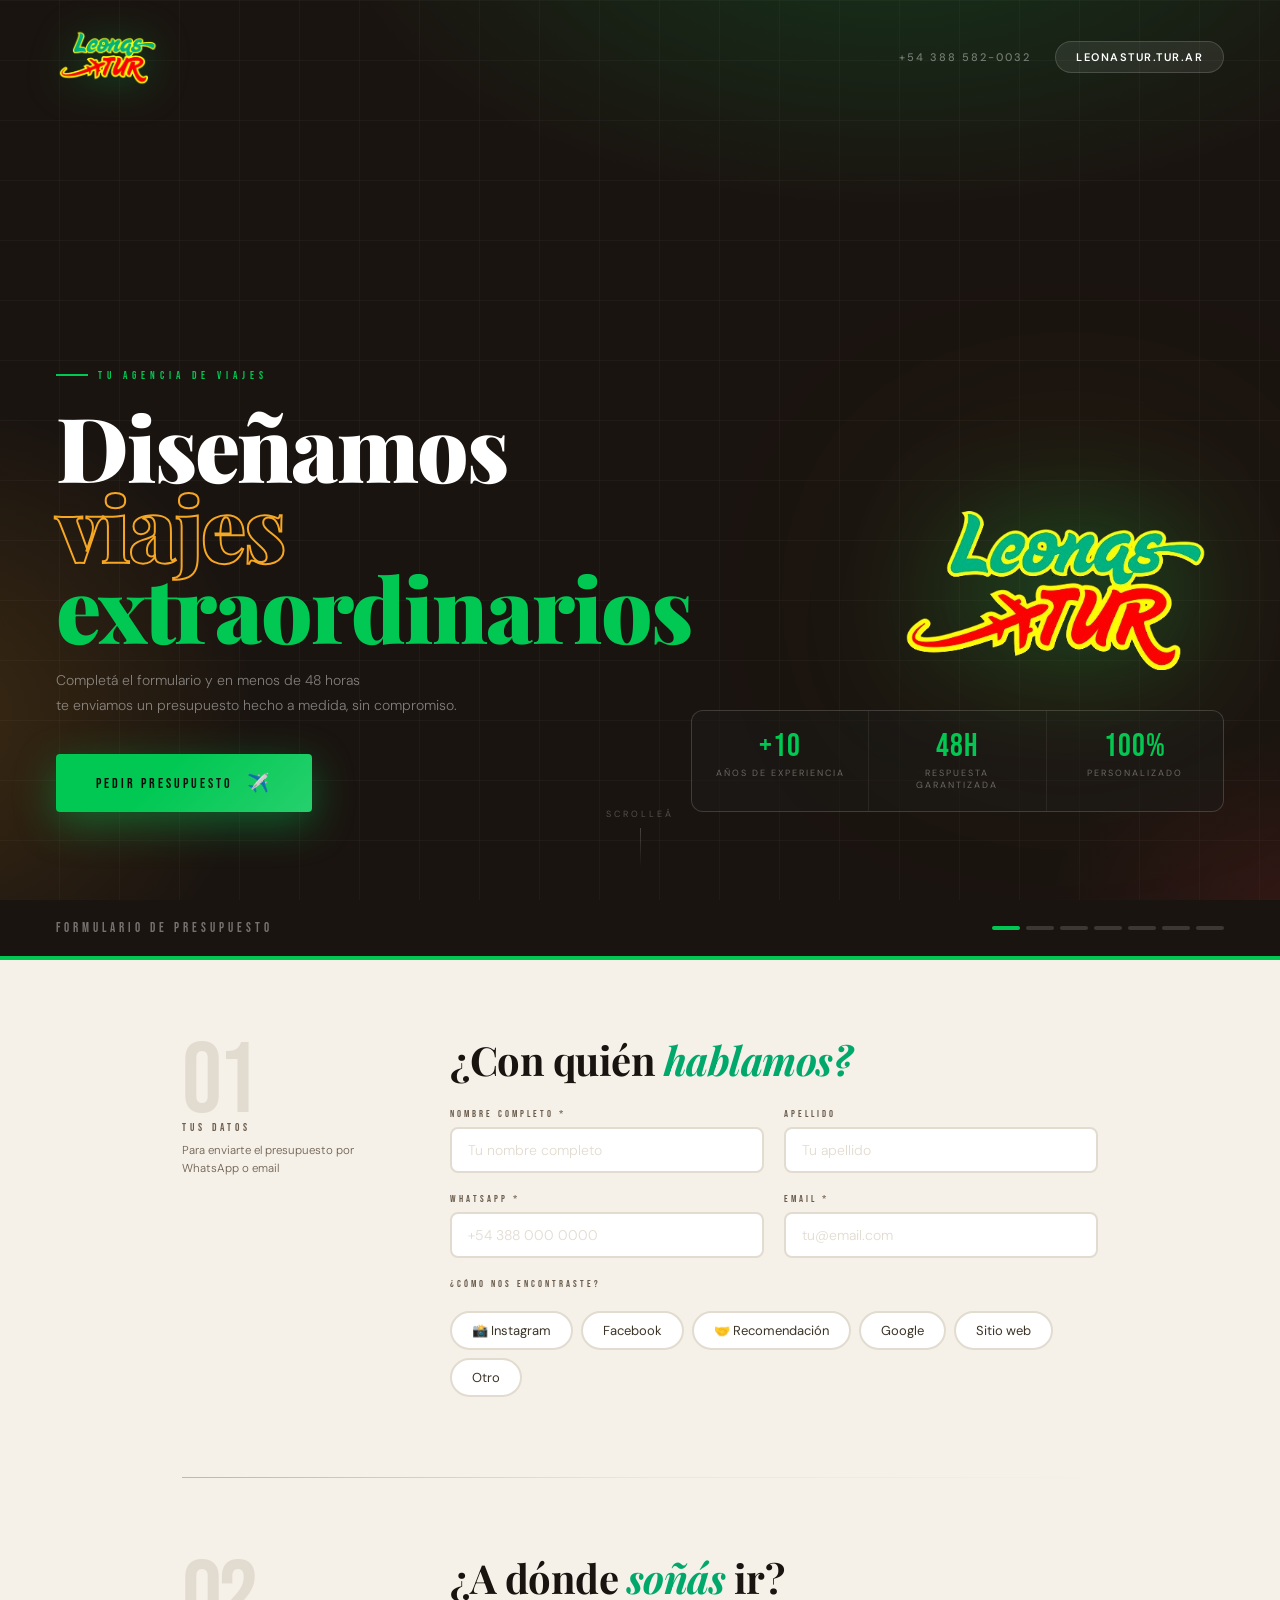
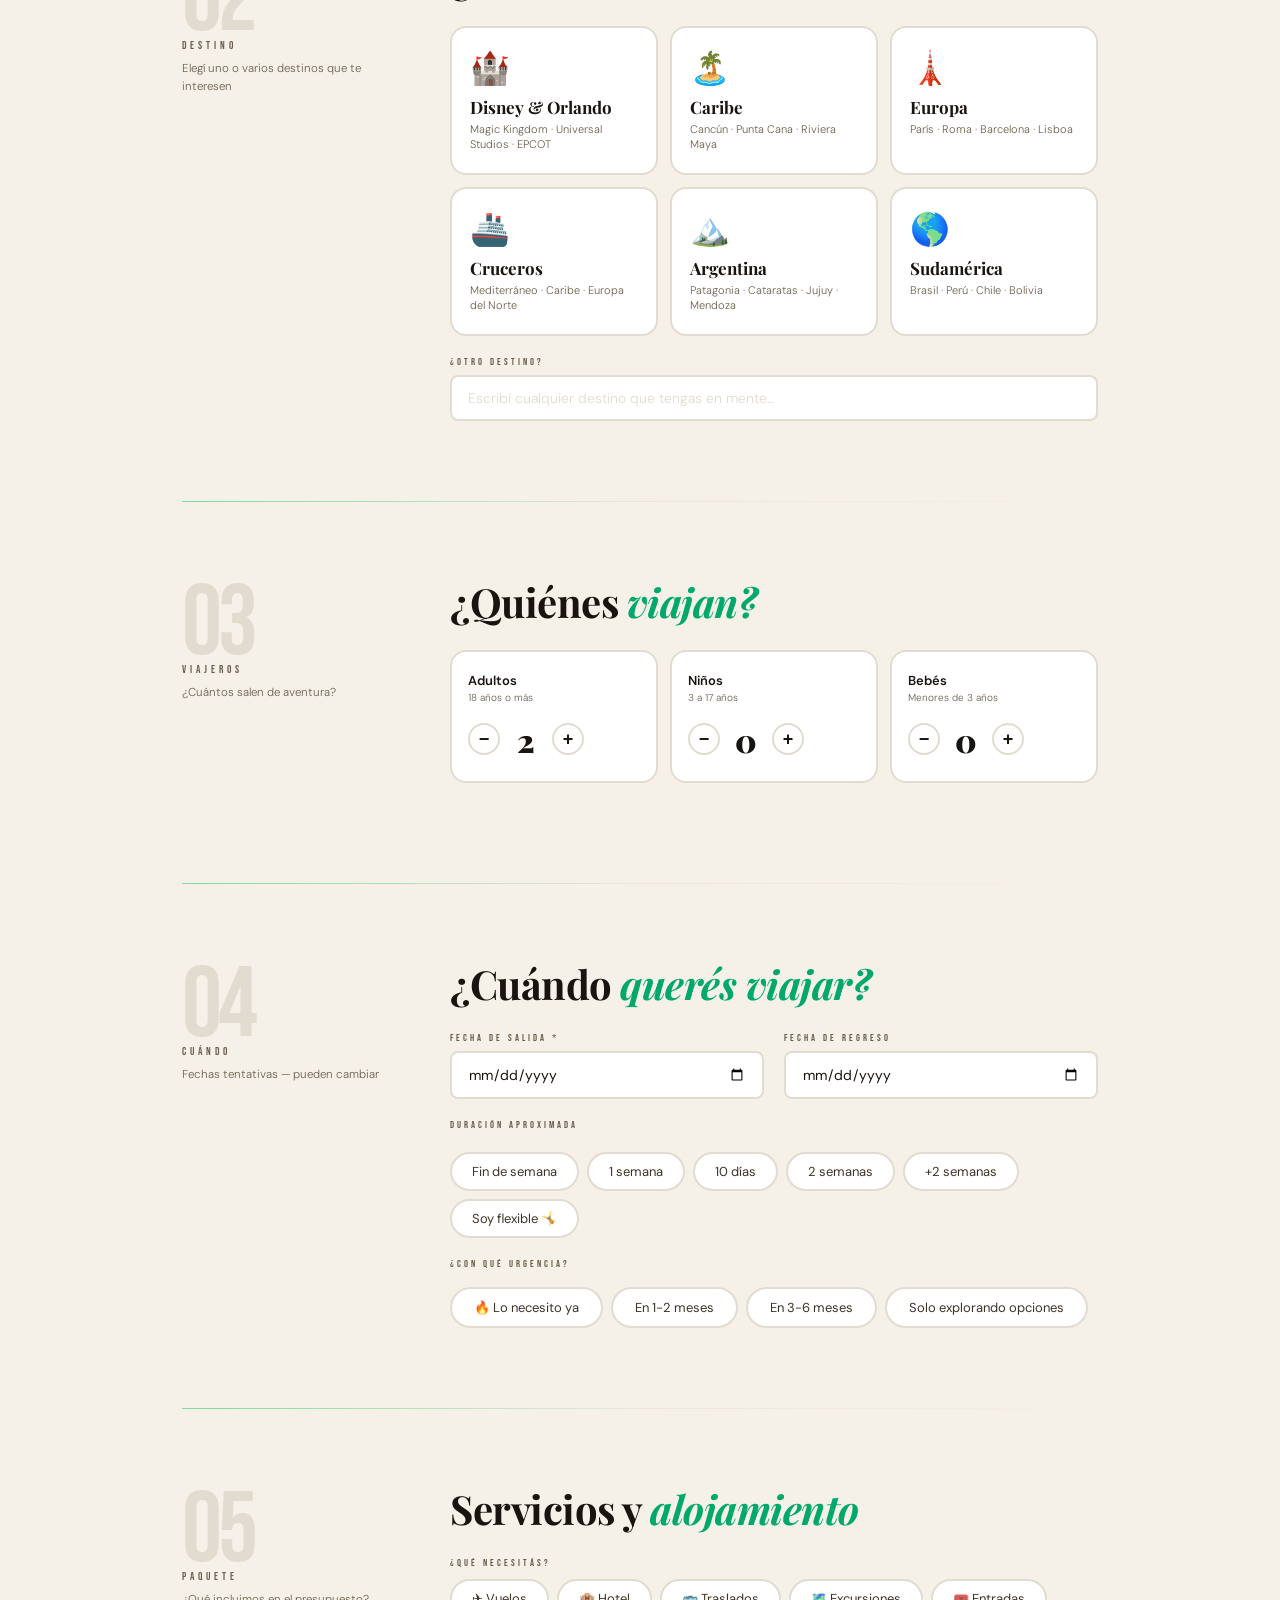
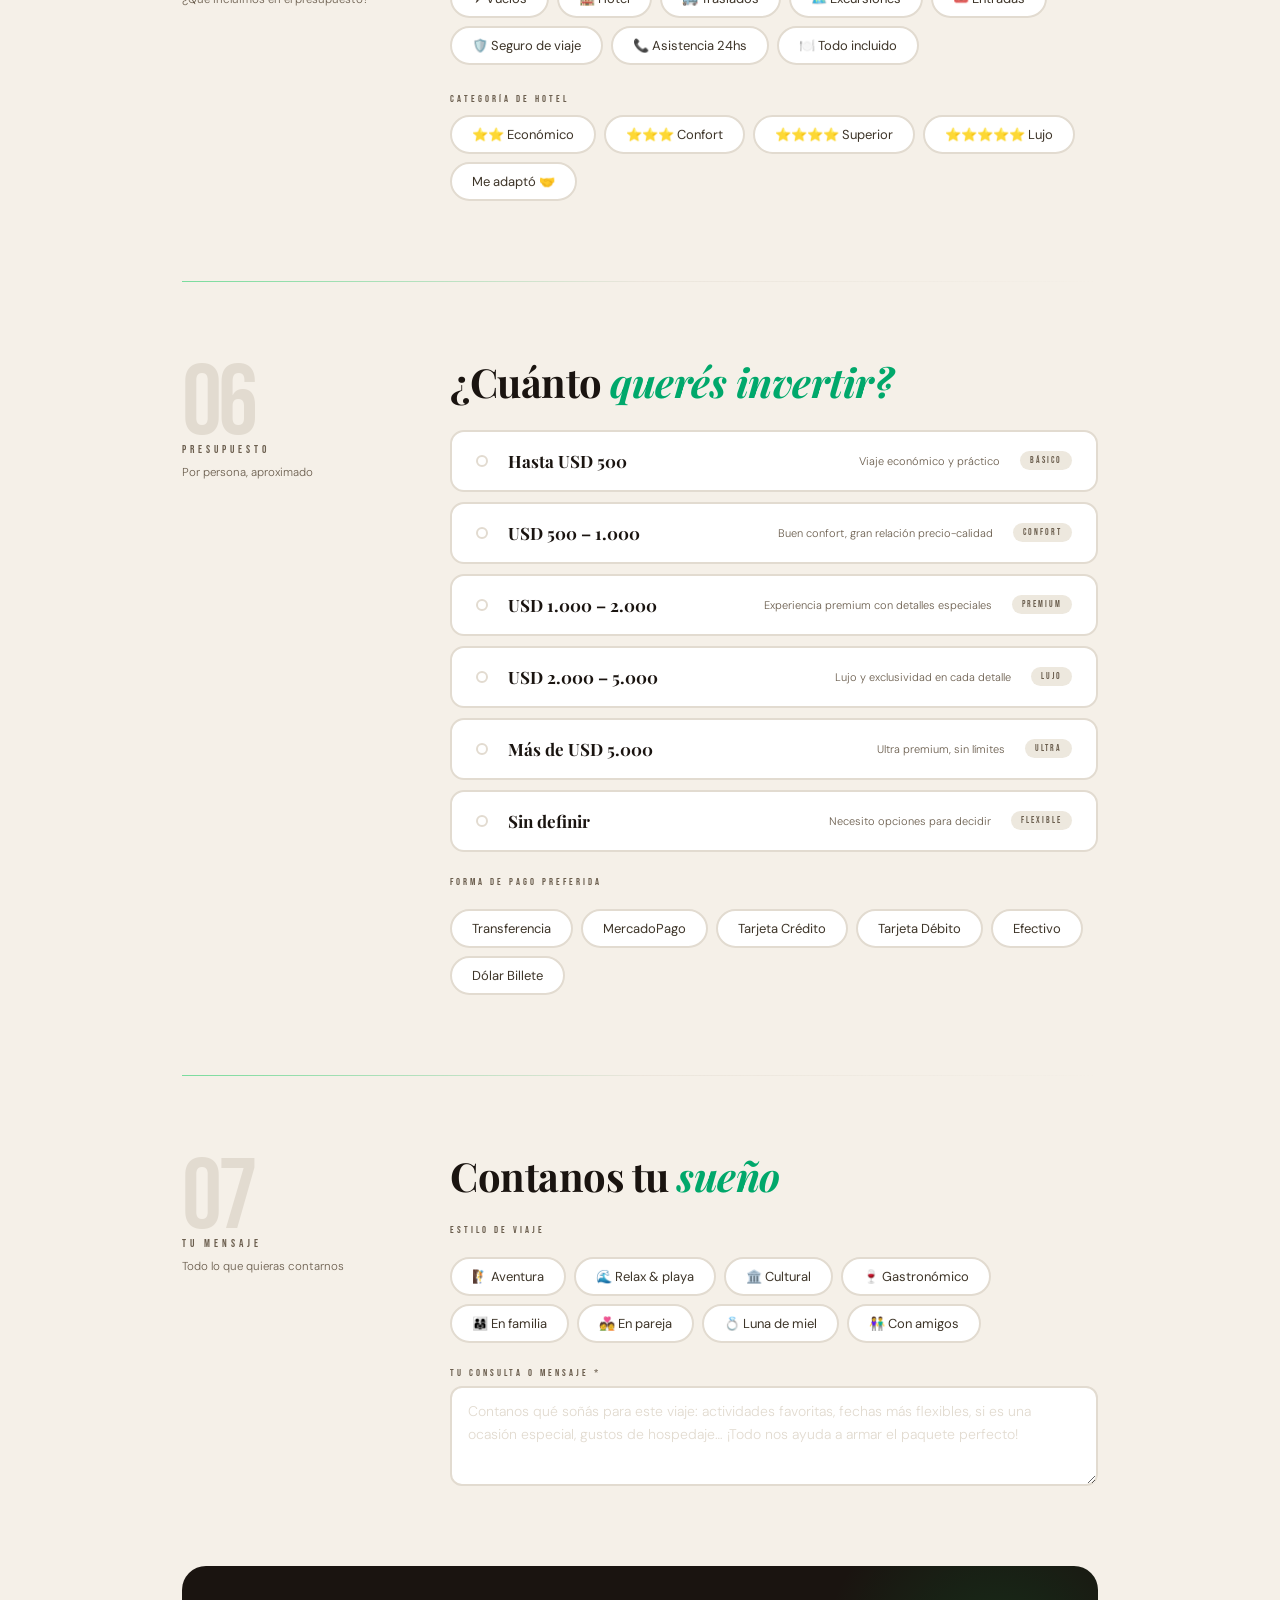
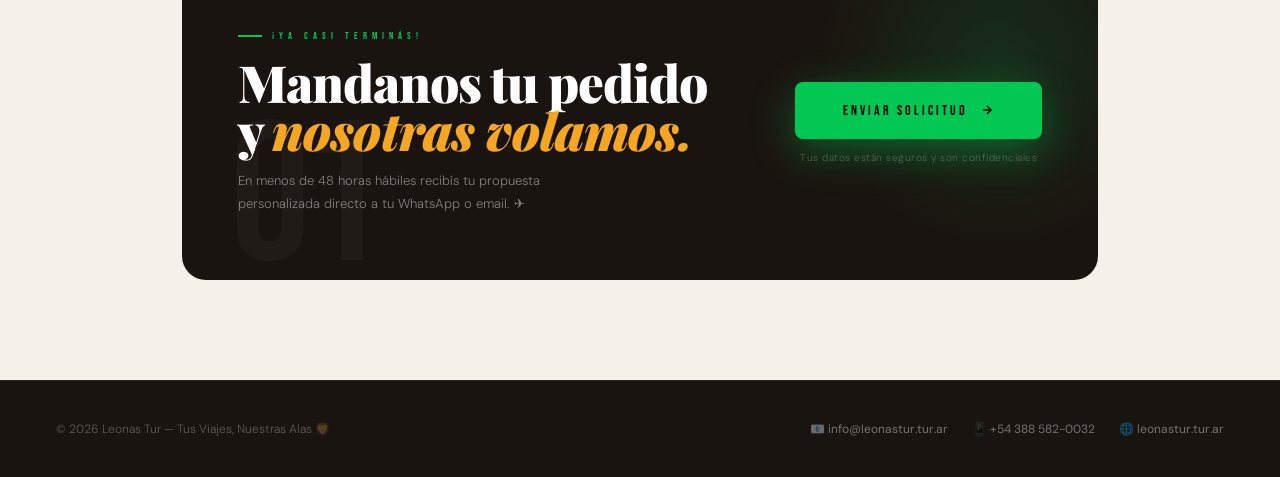
<file: datos.html>
<!DOCTYPE html>
<html lang="es">
<head>
<meta charset="UTF-8">
<meta name="viewport" content="width=device-width,initial-scale=1">
<title>Leonas Tur · Presupuesto personalizado</title>
<link rel="preconnect" href="https://fonts.googleapis.com">
<link rel="preconnect" href="https://fonts.gstatic.com" crossorigin>
<link href="https://fonts.googleapis.com/css2?family=Playfair+Display:ital,wght@0,400;0,700;0,900;1,400;1,700&family=DM+Sans:ital,opsz,wght@0,9..40,300;0,9..40,400;0,9..40,500;0,9..40,600;1,9..40,300&family=Bebas+Neue&display=swap" rel="stylesheet">
<style>
*,*::before,*::after{box-sizing:border-box;margin:0;padding:0}
:root{
  --crema:#f5f0e8;
  --crema2:#ede8de;
  --crema3:#e2dbd0;
  --tinta:#1a1410;
  --tinta2:#3d3428;
  --tinta3:#6b5e4e;
  --verde:#00a86b;
  --verde-vivo:#00c853;
  --rojo:#d32f2f;
  --rojo-vivo:#f44336;
  --amarillo:#f5a623;
  --amarillo2:#ffc107;
  --blanco:#ffffff;
  --sombra:rgba(26,20,16,.12);
  --display:'Playfair Display',Georgia,serif;
  --bold:'Bebas Neue',impact,sans-serif;
  --body:'DM Sans',system-ui,sans-serif;
}

html{scroll-behavior:smooth}
body{
  font-family:var(--body);
  background:var(--crema);
  color:var(--tinta);
  min-height:100vh;
  overflow-x:hidden;
}

/* ════════════════════════════════════════
   HERO
════════════════════════════════════════ */
.hero{
  min-height:100vh;
  background:var(--tinta);
  position:relative;
  overflow:hidden;
  display:flex;flex-direction:column;
}

/* patrón de fondo tipo trama tipográfica */
.hero-pattern{
  position:absolute;inset:0;
  background-image:
    repeating-linear-gradient(
      0deg,
      transparent,
      transparent 59px,
      rgba(255,255,255,.03) 59px,
      rgba(255,255,255,.03) 60px
    ),
    repeating-linear-gradient(
      90deg,
      transparent,
      transparent 59px,
      rgba(255,255,255,.03) 59px,
      rgba(255,255,255,.03) 60px
    );
  pointer-events:none;
}
.hero-wash{
  position:absolute;inset:0;
  background:
    radial-gradient(ellipse 80% 60% at 70% -10%, rgba(0,200,83,.18) 0%, transparent 55%),
    radial-gradient(ellipse 50% 70% at -5% 80%, rgba(245,166,35,.15) 0%, transparent 50%),
    radial-gradient(ellipse 40% 40% at 100% 100%, rgba(211,47,47,.12) 0%, transparent 45%);
  pointer-events:none;
}

/* NAV */
.nav{
  position:relative;z-index:10;
  display:flex;align-items:center;justify-content:space-between;
  padding:28px 56px;
}
.nav-logo{height:58px;width:auto;display:block;filter:drop-shadow(0 4px 20px rgba(0,200,83,.3));}
.nav-right{
  display:flex;align-items:center;gap:24px;
}
.nav-link{
  font-size:11px;font-weight:500;letter-spacing:2px;text-transform:uppercase;
  color:rgba(255,255,255,.4);text-decoration:none;
  transition:color .2s;
}
.nav-link:hover{color:var(--verde-vivo);}
.nav-pill{
  background:rgba(255,255,255,.08);
  border:1px solid rgba(255,255,255,.15);
  border-radius:100px;padding:8px 20px;
  font-size:11px;font-weight:600;letter-spacing:1.5px;text-transform:uppercase;
  color:#fff;text-decoration:none;
  transition:all .25s;
}
.nav-pill:hover{background:var(--verde);border-color:var(--verde);color:#fff;}

/* HERO BODY */
.hero-body{
  flex:1;
  display:grid;
  grid-template-columns:1fr 1fr;
  gap:0;
  position:relative;z-index:2;
  padding:0 56px 80px;
  align-items:end;
}
.hero-left{padding-bottom:8px;}
.hero-eyebrow{
  display:inline-flex;align-items:center;gap:10px;
  font-family:var(--bold);
  font-size:11px;letter-spacing:5px;
  color:var(--verde-vivo);
  margin-bottom:24px;
}
.hero-eyebrow::before{
  content:'';width:32px;height:2px;
  background:var(--verde-vivo);display:block;
}
.hero-h1{
  font-family:var(--display);
  font-size:clamp(56px,7vw,96px);
  font-weight:900;
  color:#fff;
  line-height:.9;
  letter-spacing:-2px;
  margin-bottom:6px;
}
.hero-h1 .stroke{
  -webkit-text-stroke:2px var(--amarillo);
  color:transparent;
}
.hero-h1 .accent{color:var(--verde-vivo);}
.hero-subtitle{
  font-size:14px;font-weight:300;
  color:rgba(255,255,255,.45);
  line-height:1.8;
  margin:20px 0 36px;
  max-width:420px;
}
.hero-cta{
  display:inline-flex;align-items:center;gap:14px;
  background:var(--verde-vivo);
  color:#0a0a0a;
  font-family:var(--bold);
  font-size:14px;letter-spacing:3px;
  padding:18px 40px;
  border-radius:4px;
  text-decoration:none;
  transition:all .3s;
  box-shadow:0 12px 40px rgba(0,200,83,.4);
  position:relative;overflow:hidden;
}
.hero-cta::before{
  content:'';position:absolute;inset:0;
  background:linear-gradient(135deg,transparent 40%,rgba(255,255,255,.15) 100%);
  transition:opacity .3s;
}
.hero-cta:hover{transform:translateY(-3px);box-shadow:0 20px 50px rgba(0,200,83,.5);}
.hero-cta-icon{font-size:18px;transition:transform .3s;}
.hero-cta:hover .hero-cta-icon{transform:translateX(5px);}

/* HERO RIGHT — stats y logo grande */
.hero-right{
  display:flex;
  flex-direction:column;
  align-items:flex-end;
  justify-content:flex-end;
  gap:32px;
  padding-bottom:8px;
}
.hero-logo-big{
  width:auto;height:180px;
  filter:drop-shadow(0 0 60px rgba(0,200,83,.35)) drop-shadow(0 0 120px rgba(245,166,35,.2));
  animation:logoFloat 6s ease-in-out infinite;
}
@keyframes logoFloat{
  0%,100%{transform:translateY(0) rotate(0deg)}
  33%{transform:translateY(-12px) rotate(.5deg)}
  66%{transform:translateY(-6px) rotate(-.3deg)}
}
.hero-stats{
  display:grid;grid-template-columns:repeat(3,1fr);
  gap:1px;
  background:rgba(255,255,255,.08);
  border-radius:12px;
  overflow:hidden;
  width:100%;
  border:1px solid rgba(255,255,255,.1);
}
.stat{
  background:rgba(0,0,0,.4);
  padding:20px 16px;text-align:center;
}
.stat-n{
  font-family:var(--bold);
  font-size:32px;letter-spacing:1px;
  color:var(--verde-vivo);
  line-height:1;
}
.stat-l{
  font-size:9px;font-weight:400;letter-spacing:2px;text-transform:uppercase;
  color:rgba(255,255,255,.35);
  margin-top:4px;
}

/* scroll hint */
.scroll-hint{
  position:absolute;bottom:32px;left:50%;transform:translateX(-50%);
  z-index:10;
  display:flex;flex-direction:column;align-items:center;gap:8px;
}
.scroll-hint span{font-size:9px;letter-spacing:3px;text-transform:uppercase;color:rgba(255,255,255,.25);}
.scroll-line{width:1px;height:40px;background:linear-gradient(to bottom,rgba(255,255,255,.2),transparent);animation:scrollPulse 2s ease-in-out infinite;}
@keyframes scrollPulse{0%,100%{opacity:.4;transform:scaleY(1)}50%{opacity:1;transform:scaleY(.8)}}

/* ════════════════════════════════════════
   FORMULARIO — WRAPPER
════════════════════════════════════════ */
.form-wrap{
  background:var(--crema);
  position:relative;
}

/* franja decorativa superior */
.form-banner{
  background:var(--tinta);
  padding:20px 56px;
  display:flex;align-items:center;justify-content:space-between;
  border-bottom:4px solid var(--verde-vivo);
}
.banner-tag{
  font-family:var(--bold);
  font-size:13px;letter-spacing:4px;
  color:rgba(255,255,255,.4);
}
.banner-steps{
  display:flex;align-items:center;gap:6px;
}
.bstep{
  width:28px;height:4px;border-radius:2px;
  background:rgba(255,255,255,.15);
  transition:background .3s;
}
.bstep.done{background:var(--verde-vivo);}

.form-container{
  max-width:980px;margin:0 auto;
  padding:80px 32px 100px;
}

/* ── SECCIÓN ── */
.section{
  margin-bottom:80px;
  display:grid;
  grid-template-columns:220px 1fr;
  gap:0 48px;
  align-items:start;
}
.section:last-of-type{margin-bottom:0;}

/* separador */
.section-sep{
  grid-column:1/-1;
  height:1px;
  background:linear-gradient(to right,var(--verde-vivo),var(--crema3),transparent);
  margin-bottom:80px;
  opacity:.5;
}

/* ASIDE izquierdo */
.s-aside{
  position:sticky;top:32px;
}
.s-num{
  font-family:var(--bold);
  font-size:100px;letter-spacing:-4px;line-height:.85;
  color:var(--crema3);
  margin-bottom:0;
  user-select:none;
  transition:color .3s;
}
.section:focus-within .s-num{color:var(--verde-vivo);opacity:.5;}
.s-label{
  font-family:var(--bold);
  font-size:11px;letter-spacing:4px;
  color:var(--tinta3);
  text-transform:uppercase;
  display:block;
  margin-top:-4px;
  margin-bottom:8px;
}
.s-hint{
  font-size:11.5px;font-weight:300;
  color:var(--tinta3);
  line-height:1.6;
}

/* BODY derecho */
.s-body{}
.s-title{
  font-family:var(--display);
  font-size:clamp(26px,3.5vw,40px);
  font-weight:700;
  color:var(--tinta);
  line-height:1;
  margin-bottom:28px;
  letter-spacing:-.5px;
}
.s-title em{
  font-style:italic;
  color:var(--verde);
}
.s-title .alt{color:var(--rojo);}

/* ── INPUTS ── */
.row{display:grid;grid-template-columns:1fr 1fr;gap:20px;margin-bottom:20px;}
.row.w1{grid-template-columns:1fr;}
.row.w3{grid-template-columns:1fr 1fr 1fr;}
.field{display:flex;flex-direction:column;gap:7px;}

.f-label{
  font-family:var(--bold);
  font-size:10px;letter-spacing:3px;
  text-transform:uppercase;
  color:var(--tinta3);
}

.f-input,
.f-select,
.f-textarea{
  font-family:var(--body);
  font-size:14px;font-weight:400;
  color:var(--tinta);
  background:#fff;
  border:2px solid var(--crema3);
  border-radius:8px;
  padding:12px 16px;
  outline:none;
  appearance:none;-webkit-appearance:none;
  transition:border-color .2s,box-shadow .2s;
  width:100%;
}
.f-input::placeholder,.f-textarea::placeholder{
  color:var(--crema3);font-weight:300;
}
.f-input:focus,.f-select:focus,.f-textarea:focus{
  border-color:var(--verde);
  box-shadow:0 0 0 4px rgba(0,168,107,.1);
}
.f-select{
  background-image:url("data:image/svg+xml,%3Csvg xmlns='http://www.w3.org/2000/svg' width='10' height='6' fill='none'%3E%3Cpath d='M1 1l4 4 4-4' stroke='%2300a86b' stroke-width='1.8' stroke-linecap='round'/%3E%3C/svg%3E");
  background-repeat:no-repeat;background-position:right 16px center;
  padding-right:40px;cursor:pointer;
}
.f-textarea{
  resize:vertical;min-height:100px;line-height:1.7;
  border-radius:12px;
}

/* ── CHIPS / TAGS ── */
.chips{display:flex;flex-wrap:wrap;gap:8px;margin-top:4px;}
.chip{
  font-family:var(--body);
  font-size:13px;font-weight:400;
  padding:9px 20px;
  border-radius:100px;
  border:2px solid var(--crema3);
  background:#fff;
  color:var(--tinta2);
  cursor:pointer;user-select:none;
  transition:all .2s;
  display:inline-flex;align-items:center;gap:7px;
}
.chip:hover{
  border-color:var(--tinta);
  background:var(--tinta);
  color:#fff;
}
.chip.sel{
  border-color:var(--tinta);
  background:var(--tinta);
  color:#fff;
}
.chip.verde.sel{border-color:var(--verde);background:var(--verde);color:#fff;}
.chip.rojo.sel{border-color:var(--rojo);background:var(--rojo);color:#fff;}
.chip.amarillo.sel{border-color:var(--amarillo);background:var(--amarillo);color:var(--tinta);}

/* ── DESTINOS — CARDS GRANDES ── */
.dest-grid{
  display:grid;
  grid-template-columns:repeat(3,1fr);
  gap:12px;
}
.dest-card{
  background:#fff;
  border:2px solid var(--crema3);
  border-radius:16px;
  padding:24px 18px 20px;
  cursor:pointer;user-select:none;
  transition:all .25s;
  position:relative;
  overflow:hidden;
}
.dest-card::before{
  content:'';
  position:absolute;
  bottom:0;left:0;right:0;
  height:4px;
  background:linear-gradient(90deg,var(--verde),var(--amarillo));
  transform:scaleX(0);
  transform-origin:left;
  transition:transform .3s;
}
.dest-card:hover{
  border-color:var(--tinta2);
  transform:translateY(-4px);
  box-shadow:0 16px 40px var(--sombra);
}
.dest-card:hover::before,.dest-card.sel::before{transform:scaleX(1);}
.dest-card.sel{
  border-color:var(--tinta);
  background:var(--tinta);
}
.dc-emoji{font-size:32px;display:block;margin-bottom:12px;line-height:1;}
.dc-title{
  font-family:var(--display);
  font-size:17px;font-weight:700;
  color:var(--tinta);
  margin-bottom:4px;
}
.dest-card.sel .dc-title{color:#fff;}
.dc-desc{font-size:11px;font-weight:300;color:var(--tinta3);line-height:1.4;}
.dest-card.sel .dc-desc{color:rgba(255,255,255,.55);}
.dc-check{
  position:absolute;top:14px;right:14px;
  width:22px;height:22px;border-radius:50%;
  background:var(--verde-vivo);
  display:flex;align-items:center;justify-content:center;
  opacity:0;transition:opacity .2s;
  font-size:12px;
}
.dest-card.sel .dc-check{opacity:1;}

/* ── EXTRA BLOQUES ── */
.extra-block{
  display:none;
  margin-top:16px;
  padding:24px;
  background:var(--tinta);
  border-radius:16px;
  animation:blockIn .3s cubic-bezier(.22,1,.36,1) both;
}
.extra-block.vis{display:block;}
@keyframes blockIn{
  from{opacity:0;transform:translateY(-10px)}
  to{opacity:1;transform:translateY(0)}
}
.eb-title{
  font-family:var(--bold);
  font-size:10px;letter-spacing:4px;
  color:var(--amarillo);
  text-transform:uppercase;
  margin-bottom:14px;
  display:flex;align-items:center;gap:8px;
}
.eb-chips .chip{
  border-color:rgba(255,255,255,.2);
  background:rgba(255,255,255,.07);
  color:rgba(255,255,255,.7);
}
.eb-chips .chip:hover,.eb-chips .chip.sel{
  border-color:var(--verde-vivo);
  background:var(--verde-vivo);
  color:#000;
}

/* ── PAX COUNTER ── */
.pax-grid{display:grid;grid-template-columns:repeat(3,1fr);gap:12px;margin-bottom:20px;}
.pax-card{
  background:#fff;border:2px solid var(--crema3);
  border-radius:16px;padding:20px 16px;
  transition:border-color .2s;
}
.pax-card:focus-within{border-color:var(--verde);}
.pax-type{font-size:13px;font-weight:600;color:var(--tinta);margin-bottom:2px;}
.pax-age{font-size:10px;font-weight:300;color:var(--tinta3);}
.pax-ctrl{
  display:flex;align-items:center;gap:12px;
  margin-top:14px;
}
.pax-btn{
  width:32px;height:32px;border-radius:50%;
  border:2px solid var(--crema3);
  background:transparent;
  color:var(--tinta);
  font-size:18px;line-height:1;
  cursor:pointer;
  display:flex;align-items:center;justify-content:center;
  transition:all .15s;font-weight:700;
}
.pax-btn:hover{background:var(--tinta);border-color:var(--tinta);color:#fff;}
.pax-val{
  font-family:var(--display);
  font-size:32px;font-weight:900;
  color:var(--tinta);
  min-width:28px;text-align:center;
  transition:color .2s;
}
.pax-card:focus-within .pax-val{color:var(--verde);}

/* sliders */
.age-stack{display:flex;flex-direction:column;gap:10px;margin-top:8px;}
.age-row{
  display:grid;grid-template-columns:80px 1fr 36px;
  align-items:center;gap:14px;
  background:#fff;border:2px solid var(--crema3);
  border-radius:10px;padding:10px 14px;
}
.age-label{font-size:11px;font-weight:500;color:var(--tinta2);}
input[type=range]{
  -webkit-appearance:none;appearance:none;
  width:100%;height:3px;
  background:linear-gradient(90deg,var(--verde) var(--pct,43%),var(--crema3) var(--pct,43%));
  border-radius:3px;cursor:pointer;outline:none;
}
input[type=range]::-webkit-slider-thumb{
  -webkit-appearance:none;
  width:16px;height:16px;border-radius:50%;
  background:var(--verde);border:3px solid #fff;
  box-shadow:0 0 0 2px var(--verde);cursor:pointer;
}
.age-val{font-size:12px;font-weight:700;color:var(--verde);text-align:right;}

/* ── BUDGET — TARJETAS HORIZONTALES ── */
.budget-list{display:flex;flex-direction:column;gap:10px;}
.b-item{
  display:flex;align-items:center;gap:20px;
  background:#fff;border:2px solid var(--crema3);
  border-radius:14px;padding:18px 24px;
  cursor:pointer;user-select:none;
  transition:all .2s;
  position:relative;
}
.b-item:hover{border-color:var(--tinta2);background:var(--tinta);color:#fff;}
.b-item.sel{border-color:var(--verde);background:var(--verde);}
.b-dot{
  width:12px;height:12px;border-radius:50%;
  border:2px solid var(--crema3);
  flex-shrink:0;transition:all .2s;
}
.b-item:hover .b-dot{border-color:rgba(255,255,255,.4);}
.b-item.sel .b-dot{background:#fff;border-color:#fff;}
.b-label{
  font-family:var(--display);
  font-size:17px;font-weight:700;
  color:var(--tinta);flex:1;
  transition:color .2s;
}
.b-item:hover .b-label,.b-item.sel .b-label{color:#fff;}
.b-sub{font-size:11px;font-weight:300;color:var(--tinta3);transition:color .2s;}
.b-item:hover .b-sub,.b-item.sel .b-sub{color:rgba(255,255,255,.65);}
.b-tag{
  font-family:var(--bold);
  font-size:9px;letter-spacing:2px;
  padding:4px 10px;border-radius:100px;
  background:var(--crema2);color:var(--tinta3);
  transition:all .2s;flex-shrink:0;
}
.b-item:hover .b-tag{background:rgba(255,255,255,.15);color:rgba(255,255,255,.6);}
.b-item.sel .b-tag{background:rgba(255,255,255,.2);color:#fff;}

/* ── RADIO ESTILO PILL ── */
.rpills{display:flex;flex-wrap:wrap;gap:8px;}
.rpill{
  display:inline-flex;align-items:center;gap:8px;
  padding:10px 22px;border-radius:100px;
  border:2px solid var(--crema3);background:#fff;
  font-size:13px;font-weight:400;color:var(--tinta2);
  cursor:pointer;user-select:none;transition:all .2s;
}
.rpill input{display:none;}
.rpill:hover{border-color:var(--tinta);background:var(--tinta);color:#fff;}
.rpill.sel{border-color:var(--tinta);background:var(--tinta);color:#fff;}

/* ── NOTE BOX ── */
.note{
  display:flex;gap:14px;padding:16px 18px;
  border-radius:12px;background:#fff;
  border-left:4px solid var(--verde);
  margin-top:16px;
  box-shadow:0 2px 12px var(--sombra);
}
.note-ico{font-size:16px;flex-shrink:0;margin-top:1px;}
.note-txt{font-size:12px;font-weight:300;line-height:1.7;color:var(--tinta2);}

/* ════════════════════════════════════════
   SUBMIT — BLOQUE FINAL
════════════════════════════════════════ */
.submit-block{
  background:var(--tinta);
  border-radius:24px;
  padding:64px 56px;
  position:relative;overflow:hidden;
  display:grid;
  grid-template-columns:1fr auto;
  gap:40px;
  align-items:center;
}
.submit-block::before{
  content:'';position:absolute;
  top:-80px;right:-80px;
  width:360px;height:360px;border-radius:50%;
  background:radial-gradient(circle,rgba(0,200,83,.15) 0%,transparent 70%);
  pointer-events:none;
}
.submit-block::after{
  content:'01';
  position:absolute;
  bottom:-20px;left:48px;
  font-family:var(--bold);
  font-size:200px;letter-spacing:-8px;
  color:rgba(255,255,255,.03);
  line-height:1;
  pointer-events:none;
  user-select:none;
}
.submit-text{position:relative;z-index:1;}
.sub-eyebrow{
  font-family:var(--bold);
  font-size:10px;letter-spacing:5px;
  color:var(--verde-vivo);
  margin-bottom:16px;
  display:flex;align-items:center;gap:10px;
}
.sub-eyebrow::before{content:'';width:24px;height:2px;background:var(--verde-vivo);}
.sub-h{
  font-family:var(--display);
  font-size:clamp(32px,4vw,52px);
  font-weight:900;
  color:#fff;
  line-height:.95;
  letter-spacing:-1px;
  margin-bottom:14px;
}
.sub-h em{font-style:italic;color:var(--amarillo);}
.sub-desc{
  font-size:13px;font-weight:300;
  color:rgba(255,255,255,.45);
  line-height:1.8;
  max-width:400px;
}
.submit-cta{
  position:relative;z-index:1;
  display:flex;flex-direction:column;
  align-items:center;gap:12px;
}
.submit-btn{
  background:var(--verde-vivo);
  color:#000;
  font-family:var(--bold);
  font-size:14px;letter-spacing:3px;
  padding:20px 48px;
  border-radius:8px;border:none;
  cursor:pointer;
  transition:all .3s;
  box-shadow:0 12px 40px rgba(0,200,83,.4);
  display:flex;align-items:center;gap:12px;
  white-space:nowrap;
}
.submit-btn:hover{
  background:var(--amarillo2);
  transform:translateY(-3px);
  box-shadow:0 20px 50px rgba(255,193,7,.4);
}
.submit-btn svg{width:14px;height:14px;stroke:currentColor;fill:none;}
.submit-note{
  font-size:10px;font-weight:300;
  color:rgba(255,255,255,.25);
  letter-spacing:.5px;
  text-align:center;
}

/* ════════════════════════════════════════
   FOOTER
════════════════════════════════════════ */
.footer{
  background:var(--tinta);
  border-top:1px solid rgba(255,255,255,.06);
  padding:40px 56px;
  display:flex;align-items:center;justify-content:space-between;
  flex-wrap:wrap;gap:20px;
}
.footer-copy{font-size:12px;font-weight:300;color:rgba(255,255,255,.3);}
.footer-links{display:flex;gap:24px;flex-wrap:wrap;}
.footer-link{
  font-size:12px;font-weight:400;
  color:rgba(255,255,255,.4);
  text-decoration:none;
  display:flex;align-items:center;gap:6px;
  transition:color .2s;
}
.footer-link:hover{color:var(--verde-vivo);}

/* ════════════════════════════════════════
   OVERLAY ÉXITO
════════════════════════════════════════ */
.ovl{
  position:fixed;inset:0;z-index:999;
  background:rgba(26,20,16,.9);
  backdrop-filter:blur(20px);
  display:none;align-items:center;justify-content:center;
  padding:24px;
}
.ovl.show{display:flex;}
.ovl-box{
  background:var(--crema);
  border-radius:24px;
  padding:56px 48px;
  max-width:400px;width:100%;
  text-align:center;
  box-shadow:0 40px 100px rgba(0,0,0,.5);
  animation:ovlIn .5s cubic-bezier(.22,1,.36,1) both;
}
@keyframes ovlIn{
  from{opacity:0;transform:scale(.9) translateY(20px)}
  to{opacity:1;transform:scale(1) translateY(0)}
}
.ovl-ico{font-size:52px;margin-bottom:20px;display:block;animation:pulse 2s ease-in-out infinite;}
@keyframes pulse{0%,100%{transform:scale(1)}50%{transform:scale(1.1)}}
.ovl-title{
  font-family:var(--display);
  font-size:32px;font-weight:900;
  color:var(--tinta);
  margin-bottom:12px;
}
.ovl-text{
  font-size:13.5px;font-weight:300;
  line-height:1.8;color:var(--tinta2);
  margin-bottom:28px;
}
.ovl-btn{
  background:var(--tinta);color:#fff;
  font-family:var(--bold);
  font-size:12px;letter-spacing:3px;
  padding:14px 36px;border-radius:8px;
  border:none;cursor:pointer;
  transition:all .3s;
}
.ovl-btn:hover{background:var(--verde);transform:translateY(-2px);}

/* ════════════════════════════════════════
   RESPONSIVE
════════════════════════════════════════ */
@media(max-width:768px){
  .hero-body{grid-template-columns:1fr;padding:0 24px 60px;}
  .hero-right{align-items:flex-start;margin-top:32px;}
  .hero-logo-big{height:120px;}
  .hero-stats{grid-template-columns:repeat(3,1fr);}
  .nav{padding:20px 24px;}
  .section{grid-template-columns:1fr;}
  .s-aside{position:static;}
  .s-num{font-size:60px;}
  .row{grid-template-columns:1fr;}
  .row.w3{grid-template-columns:1fr 1fr;}
  .dest-grid{grid-template-columns:1fr 1fr;}
  .pax-grid{grid-template-columns:1fr 1fr;}
  .budget-list .b-item{flex-wrap:wrap;}
  .submit-block{grid-template-columns:1fr;padding:40px 28px;}
  .form-container{padding:48px 20px 80px;}
  .footer{padding:32px 24px;flex-direction:column;align-items:flex-start;}
  .form-banner{padding:16px 24px;}
}
</style>
</head>
<body>

<!-- ══ HERO ══ -->
<section class="hero">
  <div class="hero-pattern"></div>
  <div class="hero-wash"></div>

  <nav class="nav">
    <img src="[data-uri]" alt="Leonas Tur" class="nav-logo">
    <div class="nav-right">
      <a href="tel:+543885820032" class="nav-link">+54 388 582-0032</a>
      <a href="https://leonastur.tur.ar" target="_blank" class="nav-pill">leonastur.tur.ar</a>
    </div>
  </nav>

  <div class="hero-body">
    <div class="hero-left">
      <div class="hero-eyebrow">Tu agencia de viajes</div>
      <h1 class="hero-h1">
        Diseñamos<br>
        <span class="stroke">viajes</span><br>
        <span class="accent">extraordinarios</span>
      </h1>
      <p class="hero-subtitle">
        Completá el formulario y en menos de 48 horas<br>
        te enviamos un presupuesto hecho a medida, sin compromiso.
      </p>
      <a href="#formulario" class="hero-cta">
        Pedir presupuesto
        <span class="hero-cta-icon">✈️</span>
      </a>
    </div>
    <div class="hero-right">
      <img src="[data-uri]" alt="Leonas Tur" class="hero-logo-big">
      <div class="hero-stats">
        <div class="stat">
          <div class="stat-n">+10</div>
          <div class="stat-l">Años de experiencia</div>
        </div>
        <div class="stat">
          <div class="stat-n">48h</div>
          <div class="stat-l">Respuesta garantizada</div>
        </div>
        <div class="stat">
          <div class="stat-n">100%</div>
          <div class="stat-l">Personalizado</div>
        </div>
      </div>
    </div>
  </div>

  <div class="scroll-hint">
    <span>Scrolleá</span>
    <div class="scroll-line"></div>
  </div>
</section>

<!-- ══ FORMULARIO ══ -->
<div class="form-wrap" id="formulario">

  <div class="form-banner">
    <span class="banner-tag">Formulario de presupuesto</span>
    <div class="banner-steps">
      <div class="bstep done" id="bs1"></div>
      <div class="bstep" id="bs2"></div>
      <div class="bstep" id="bs3"></div>
      <div class="bstep" id="bs4"></div>
      <div class="bstep" id="bs5"></div>
      <div class="bstep" id="bs6"></div>
      <div class="bstep" id="bs7"></div>
    </div>
  </div>

  <div class="form-container">
    <form id="leonasForm" novalidate>

      <!-- 01 · DATOS PERSONALES -->
      <div class="section" id="sec1">
        <div class="s-aside">
          <div class="s-num">01</div>
          <span class="s-label">Tus datos</span>
          <p class="s-hint">Para enviarte el presupuesto por WhatsApp o email</p>
        </div>
        <div class="s-body">
          <h2 class="s-title">¿Con quién <em>hablamos?</em></h2>
          <div class="row">
            <div class="field">
              <label class="f-label" for="nombre">Nombre completo *</label>
              <input class="f-input" type="text" id="nombre" name="nombre" placeholder="Tu nombre completo" required>
            </div>
            <div class="field">
              <label class="f-label" for="apellido">Apellido</label>
              <input class="f-input" type="text" id="apellido" name="apellido" placeholder="Tu apellido">
            </div>
          </div>
          <div class="row">
            <div class="field">
              <label class="f-label" for="telefono">WhatsApp *</label>
              <input class="f-input" type="tel" id="telefono" name="telefono" placeholder="+54 388 000 0000" required>
            </div>
            <div class="field">
              <label class="f-label" for="email">Email *</label>
              <input class="f-input" type="email" id="email" name="email" placeholder="tu@email.com" required>
            </div>
          </div>
          <div class="field">
            <label class="f-label" style="margin-bottom:10px">¿Cómo nos encontraste?</label>
            <div class="chips" id="chips-fuente">
              <span class="chip" data-v="Instagram">📸 Instagram</span>
              <span class="chip" data-v="Facebook">Facebook</span>
              <span class="chip" data-v="Recomendación">🤝 Recomendación</span>
              <span class="chip" data-v="Google">Google</span>
              <span class="chip" data-v="Web">Sitio web</span>
              <span class="chip" data-v="Otro">Otro</span>
            </div>
          </div>
        </div>
      </div>
      <div class="section-sep"></div>

      <!-- 02 · DESTINOS -->
      <div class="section" id="sec2">
        <div class="s-aside">
          <div class="s-num">02</div>
          <span class="s-label">Destino</span>
          <p class="s-hint">Elegí uno o varios destinos que te interesen</p>
        </div>
        <div class="s-body">
          <h2 class="s-title">¿A dónde <em>soñás</em> ir?</h2>
          <div class="dest-grid" id="dest-grid">
            <div class="dest-card" data-v="disney-universal">
              <div class="dc-check">✓</div>
              <span class="dc-emoji">🏰</span>
              <div class="dc-title">Disney & Orlando</div>
              <div class="dc-desc">Magic Kingdom · Universal Studios · EPCOT</div>
            </div>
            <div class="dest-card" data-v="caribe">
              <div class="dc-check">✓</div>
              <span class="dc-emoji">🏝️</span>
              <div class="dc-title">Caribe</div>
              <div class="dc-desc">Cancún · Punta Cana · Riviera Maya</div>
            </div>
            <div class="dest-card" data-v="europa">
              <div class="dc-check">✓</div>
              <span class="dc-emoji">🗼</span>
              <div class="dc-title">Europa</div>
              <div class="dc-desc">París · Roma · Barcelona · Lisboa</div>
            </div>
            <div class="dest-card" data-v="crucero">
              <div class="dc-check">✓</div>
              <span class="dc-emoji">🚢</span>
              <div class="dc-title">Cruceros</div>
              <div class="dc-desc">Mediterráneo · Caribe · Europa del Norte</div>
            </div>
            <div class="dest-card" data-v="argentina">
              <div class="dc-check">✓</div>
              <span class="dc-emoji">🏔️</span>
              <div class="dc-title">Argentina</div>
              <div class="dc-desc">Patagonia · Cataratas · Jujuy · Mendoza</div>
            </div>
            <div class="dest-card" data-v="amsur">
              <div class="dc-check">✓</div>
              <span class="dc-emoji">🌎</span>
              <div class="dc-title">Sudamérica</div>
              <div class="dc-desc">Brasil · Perú · Chile · Bolivia</div>
            </div>
          </div>

          <!-- extras Disney -->
          <div class="extra-block" id="blk-disney">
            <div class="eb-title">🏰 Disney & Orlando — ¿qué parques?</div>
            <div class="chips eb-chips" id="chips-disney">
              <span class="chip" data-v="Magic Kingdom">🏰 Magic Kingdom</span>
              <span class="chip" data-v="EPCOT">🌍 EPCOT</span>
              <span class="chip" data-v="Animal Kingdom">🦁 Animal Kingdom</span>
              <span class="chip" data-v="Hollywood Studios">🎬 Hollywood Studios</span>
              <span class="chip" data-v="Universal Studios">🎢 Universal Studios</span>
              <span class="chip" data-v="Islands of Adventure">🗺 Islands of Adventure</span>
            </div>
          </div>

          <!-- extras Crucero -->
          <div class="extra-block" id="blk-crucero" style="margin-top:10px;">
            <div class="eb-title">🚢 Crucero — ¿qué zona?</div>
            <div class="chips eb-chips" id="chips-crucero">
              <span class="chip" data-v="Caribe">🏝 Caribe</span>
              <span class="chip" data-v="Mediterráneo">⛵ Mediterráneo</span>
              <span class="chip" data-v="Europa del Norte">🏔 Europa N.</span>
              <span class="chip" data-v="Sudamérica">🌊 Sudamérica</span>
            </div>
          </div>

          <div class="field" style="margin-top:20px;">
            <label class="f-label" for="otroDest">¿Otro destino?</label>
            <input class="f-input" type="text" id="otroDest" name="otroDest" placeholder="Escribí cualquier destino que tengas en mente…">
          </div>
        </div>
      </div>
      <div class="section-sep"></div>

      <!-- 03 · VIAJEROS -->
      <div class="section" id="sec3">
        <div class="s-aside">
          <div class="s-num">03</div>
          <span class="s-label">Viajeros</span>
          <p class="s-hint">¿Cuántos salen de aventura?</p>
        </div>
        <div class="s-body">
          <h2 class="s-title">¿Quiénes <em>viajan?</em></h2>
          <div class="pax-grid">
            <div class="pax-card">
              <div class="pax-type">Adultos</div>
              <div class="pax-age">18 años o más</div>
              <div class="pax-ctrl">
                <button type="button" class="pax-btn" onclick="pax('a',-1)">−</button>
                <span class="pax-val" id="pax-a">2</span>
                <button type="button" class="pax-btn" onclick="pax('a',1)">+</button>
              </div>
            </div>
            <div class="pax-card">
              <div class="pax-type">Niños</div>
              <div class="pax-age">3 a 17 años</div>
              <div class="pax-ctrl">
                <button type="button" class="pax-btn" onclick="pax('n',-1)">−</button>
                <span class="pax-val" id="pax-n">0</span>
                <button type="button" class="pax-btn" onclick="pax('n',1)">+</button>
              </div>
            </div>
            <div class="pax-card">
              <div class="pax-type">Bebés</div>
              <div class="pax-age">Menores de 3 años</div>
              <div class="pax-ctrl">
                <button type="button" class="pax-btn" onclick="pax('b',-1)">−</button>
                <span class="pax-val" id="pax-b">0</span>
                <button type="button" class="pax-btn" onclick="pax('b',1)">+</button>
              </div>
            </div>
          </div>
          <div id="wrap-ninos" style="display:none;">
            <label class="f-label" style="margin-bottom:10px;display:block;">Edad de los niños</label>
            <div class="age-stack" id="age-stack"></div>
          </div>
          <div id="wrap-bebes" style="display:none;">
            <div class="note">
              <span class="note-ico">🍼</span>
              <p class="note-txt">Los bebés menores de 2 años viajan sin costo de pasaje (sin asiento propio). Consultanos sobre cunas en hoteles y políticas de aerolíneas para bebés de 2 a 3 años.</p>
            </div>
          </div>
        </div>
      </div>
      <div class="section-sep"></div>

      <!-- 04 · FECHAS -->
      <div class="section" id="sec4">
        <div class="s-aside">
          <div class="s-num">04</div>
          <span class="s-label">Cuándo</span>
          <p class="s-hint">Fechas tentativas — pueden cambiar</p>
        </div>
        <div class="s-body">
          <h2 class="s-title">¿Cuándo <em>querés viajar?</em></h2>
          <div class="row">
            <div class="field">
              <label class="f-label" for="fechaSalida">Fecha de salida *</label>
              <input class="f-input" type="date" id="fechaSalida" name="fechaSalida" required>
            </div>
            <div class="field">
              <label class="f-label" for="fechaVuelta">Fecha de regreso</label>
              <input class="f-input" type="date" id="fechaVuelta" name="fechaVuelta">
            </div>
          </div>
          <div class="field">
            <label class="f-label" style="margin-bottom:10px;">Duración aproximada</label>
            <div class="chips" id="chips-dur">
              <span class="chip" data-v="fin-de-semana">Fin de semana</span>
              <span class="chip" data-v="1-semana">1 semana</span>
              <span class="chip" data-v="10-dias">10 días</span>
              <span class="chip" data-v="2-semanas">2 semanas</span>
              <span class="chip amarillo" data-v="mas-2-semanas">+2 semanas</span>
              <span class="chip" data-v="flexible">Soy flexible 🤸</span>
            </div>
          </div>
          <div class="field" style="margin-top:20px;">
            <label class="f-label" style="margin-bottom:10px;">¿Con qué urgencia?</label>
            <div class="rpills" id="rpills-urg">
              <label class="rpill"><input type="radio" name="urgencia" value="ya">🔥 Lo necesito ya</label>
              <label class="rpill"><input type="radio" name="urgencia" value="1-2m">En 1-2 meses</label>
              <label class="rpill"><input type="radio" name="urgencia" value="3-6m">En 3-6 meses</label>
              <label class="rpill"><input type="radio" name="urgencia" value="explorando">Solo explorando opciones</label>
            </div>
          </div>
        </div>
      </div>
      <div class="section-sep"></div>

      <!-- 05 · SERVICIOS -->
      <div class="section" id="sec5">
        <div class="s-aside">
          <div class="s-num">05</div>
          <span class="s-label">Paquete</span>
          <p class="s-hint">¿Qué incluimos en el presupuesto?</p>
        </div>
        <div class="s-body">
          <h2 class="s-title">Servicios y <em>alojamiento</em></h2>
          <label class="f-label" style="margin-bottom:10px;display:block;">¿Qué necesitás?</label>
          <div class="chips" id="chips-srv" style="margin-bottom:28px;">
            <span class="chip verde" data-v="vuelos">✈️ Vuelos</span>
            <span class="chip verde" data-v="hotel">🏨 Hotel</span>
            <span class="chip verde" data-v="traslados">🚌 Traslados</span>
            <span class="chip verde" data-v="excursiones">🗺️ Excursiones</span>
            <span class="chip verde" data-v="entradas">🎟️ Entradas</span>
            <span class="chip verde" data-v="seguro">🛡️ Seguro de viaje</span>
            <span class="chip verde" data-v="asistencia">📞 Asistencia 24hs</span>
            <span class="chip verde" data-v="todo-incluido">🍽️ Todo incluido</span>
          </div>
          <label class="f-label" style="margin-bottom:10px;display:block;">Categoría de hotel</label>
          <div class="chips" id="chips-hotel">
            <span class="chip" data-v="economico">⭐⭐ Económico</span>
            <span class="chip" data-v="confort">⭐⭐⭐ Confort</span>
            <span class="chip" data-v="superior">⭐⭐⭐⭐ Superior</span>
            <span class="chip" data-v="lujo">⭐⭐⭐⭐⭐ Lujo</span>
            <span class="chip" data-v="indiferente">Me adaptó 🤝</span>
          </div>
        </div>
      </div>
      <div class="section-sep"></div>

      <!-- 06 · PRESUPUESTO -->
      <div class="section" id="sec6">
        <div class="s-aside">
          <div class="s-num">06</div>
          <span class="s-label">Presupuesto</span>
          <p class="s-hint">Por persona, aproximado</p>
        </div>
        <div class="s-body">
          <h2 class="s-title">¿Cuánto <em>querés invertir?</em></h2>
          <div class="budget-list" id="budget-list">
            <div class="b-item" data-v="hasta-500">
              <div class="b-dot"></div>
              <div class="b-label">Hasta USD 500</div>
              <div class="b-sub">Viaje económico y práctico</div>
              <div class="b-tag">BÁSICO</div>
            </div>
            <div class="b-item" data-v="500-1000">
              <div class="b-dot"></div>
              <div class="b-label">USD 500 – 1.000</div>
              <div class="b-sub">Buen confort, gran relación precio-calidad</div>
              <div class="b-tag">CONFORT</div>
            </div>
            <div class="b-item" data-v="1000-2000">
              <div class="b-dot"></div>
              <div class="b-label">USD 1.000 – 2.000</div>
              <div class="b-sub">Experiencia premium con detalles especiales</div>
              <div class="b-tag">PREMIUM</div>
            </div>
            <div class="b-item" data-v="2000-5000">
              <div class="b-dot"></div>
              <div class="b-label">USD 2.000 – 5.000</div>
              <div class="b-sub">Lujo y exclusividad en cada detalle</div>
              <div class="b-tag">LUJO</div>
            </div>
            <div class="b-item" data-v="mas-5000">
              <div class="b-dot"></div>
              <div class="b-label">Más de USD 5.000</div>
              <div class="b-sub">Ultra premium, sin límites</div>
              <div class="b-tag">ULTRA</div>
            </div>
            <div class="b-item" data-v="sin-definir">
              <div class="b-dot"></div>
              <div class="b-label">Sin definir</div>
              <div class="b-sub">Necesito opciones para decidir</div>
              <div class="b-tag">FLEXIBLE</div>
            </div>
          </div>
          <div class="field" style="margin-top:24px;">
            <label class="f-label" style="margin-bottom:10px;display:block;">Forma de pago preferida</label>
            <div class="chips" id="chips-pago">
              <span class="chip" data-v="Transferencia">Transferencia</span>
              <span class="chip" data-v="MercadoPago">MercadoPago</span>
              <span class="chip" data-v="Tarjeta Crédito">Tarjeta Crédito</span>
              <span class="chip" data-v="Tarjeta Débito">Tarjeta Débito</span>
              <span class="chip" data-v="Efectivo">Efectivo</span>
              <span class="chip" data-v="Dólar Billete">Dólar Billete</span>
            </div>
          </div>
        </div>
      </div>
      <div class="section-sep"></div>

      <!-- 07 · MENSAJE -->
      <div class="section" id="sec7">
        <div class="s-aside">
          <div class="s-num">07</div>
          <span class="s-label">Tu mensaje</span>
          <p class="s-hint">Todo lo que quieras contarnos</p>
        </div>
        <div class="s-body">
          <h2 class="s-title">Contanos tu <em>sueño</em></h2>
          <div class="field" style="margin-bottom:24px;">
            <label class="f-label" style="margin-bottom:10px;display:block;">Estilo de viaje</label>
            <div class="chips" id="chips-estilo">
              <span class="chip rojo" data-v="aventura">🧗 Aventura</span>
              <span class="chip rojo" data-v="relax">🌊 Relax & playa</span>
              <span class="chip rojo" data-v="cultural">🏛️ Cultural</span>
              <span class="chip rojo" data-v="gastronomico">🍷 Gastronómico</span>
              <span class="chip rojo" data-v="familia">👨‍👩‍👧 En familia</span>
              <span class="chip rojo" data-v="pareja">💑 En pareja</span>
              <span class="chip rojo" data-v="luna-miel">💍 Luna de miel</span>
              <span class="chip rojo" data-v="amigos">👫 Con amigos</span>
            </div>
          </div>
          <div class="field">
            <label class="f-label" for="consulta">Tu consulta o mensaje *</label>
            <textarea class="f-textarea" id="consulta" name="consulta" 
              placeholder="Contanos qué soñás para este viaje: actividades favoritas, fechas más flexibles, si es una ocasión especial, gustos de hospedaje… ¡Todo nos ayuda a armar el paquete perfecto!" 
              required></textarea>
          </div>
        </div>
      </div>

      <!-- SUBMIT -->
      <div class="submit-block" style="margin-top:80px;">
        <div class="submit-text">
          <div class="sub-eyebrow">¡Ya casi terminás!</div>
          <h2 class="sub-h">
            Mandanos tu pedido<br>
            y <em>nosotras volamos.</em>
          </h2>
          <p class="sub-desc">
            En menos de 48 horas hábiles recibís tu propuesta<br>
            personalizada directo a tu WhatsApp o email. ✈️
          </p>
        </div>
        <div class="submit-cta">
          <button type="button" class="submit-btn" onclick="enviar()">
            Enviar solicitud
            <svg viewBox="0 0 24 24" stroke-width="2.5"><path d="M5 12h14M12 5l7 7-7 7"/></svg>
          </button>
          <span class="submit-note">Tus datos están seguros y son confidenciales</span>
        </div>
      </div>

    </form>
  </div>
</div>

<!-- FOOTER -->
<footer class="footer">
  <span class="footer-copy">© 2026 Leonas Tur — Tus Viajes, Nuestras Alas 🦁</span>
  <div class="footer-links">
    <a href="mailto:info@leonastur.tur.ar" class="footer-link">📧 info@leonastur.tur.ar</a>
    <a href="tel:+543885820032" class="footer-link">📱 +54 388 582-0032</a>
    <a href="https://leonastur.tur.ar" target="_blank" class="footer-link">🌐 leonastur.tur.ar</a>
  </div>
</footer>

<!-- OVERLAY -->
<div class="ovl" id="ovl">
  <div class="ovl-box">
    <span class="ovl-ico">🦁</span>
    <h2 class="ovl-title">¡Solicitud enviada!</h2>
    <p class="ovl-text">
      El equipo de <strong>Leonas Tur</strong> ya recibió tu pedido.<br>
      En menos de <strong>48 horas hábiles</strong> te contactamos con tu presupuesto personalizado.
    </p>
    <button class="ovl-btn" onclick="cerrarOverlay()">¡Perfecto, gracias!</button>
  </div>
</div>

<script>
// ── CHIPS MULTI ──
function initMulti(id){
  var c=document.getElementById(id);if(!c)return;
  c.querySelectorAll('.chip').forEach(function(t){
    t.addEventListener('click',function(){t.classList.toggle('sel');updateBanner();});
  });
}
['chips-fuente','chips-disney','chips-crucero','chips-dur','chips-srv','chips-hotel','chips-pago','chips-estilo'].forEach(initMulti);

// ── CHIPS SINGLE ──
function initSingle(id){
  var c=document.getElementById(id);if(!c)return;
  c.querySelectorAll('.chip,.b-item').forEach(function(t){
    t.addEventListener('click',function(){
      c.querySelectorAll('.chip,.b-item').forEach(function(x){x.classList.remove('sel');});
      t.classList.add('sel');updateBanner();
    });
  });
}
initSingle('budget-list');

// ── RADIO PILLS ──
document.querySelectorAll('.rpill').forEach(function(p){
  p.addEventListener('click',function(){
    var nm=p.querySelector('input').name;
    document.querySelectorAll('.rpill input[name="'+nm+'"]').forEach(function(i){
      i.closest('.rpill').classList.remove('sel');
    });
    p.classList.add('sel');
    p.querySelector('input').checked=true;
    updateBanner();
  });
});

// ── DESTINOS ──
var dg=document.getElementById('dest-grid');
if(dg){
  dg.querySelectorAll('.dest-card').forEach(function(c){
    c.addEventListener('click',function(){
      c.classList.toggle('sel');
      var sel=Array.from(dg.querySelectorAll('.dest-card.sel')).map(function(x){return x.dataset.v;});
      document.getElementById('blk-disney').classList.toggle('vis',sel.indexOf('disney-universal')>-1);
      document.getElementById('blk-crucero').classList.toggle('vis',sel.indexOf('crucero')>-1);
      updateBanner();
    });
  });
}

// ── PAX ──
var pv={a:2,n:0,b:0};
function pax(t,d){
  var mn={a:1,n:0,b:0};
  pv[t]=Math.max(mn[t],pv[t]+d);
  document.getElementById('pax-'+t).textContent=pv[t];
  if(t==='n')refreshKids();
  if(t==='b')document.getElementById('wrap-bebes').style.display=pv.b>0?'block':'none';
  updateBanner();
}
function refreshKids(){
  var w=document.getElementById('wrap-ninos');
  w.style.display=pv.n>0?'block':'none';
  var stack=document.getElementById('age-stack');
  while(stack.querySelectorAll('.age-row').length<pv.n){
    var i=stack.querySelectorAll('.age-row').length+1;
    var row=document.createElement('div');row.className='age-row';
    row.innerHTML='<span class="age-label">Niño '+i+'</span><input type="range" min="3" max="17" value="8" oninput="updAge(this)"><span class="age-val">8</span>';
    stack.appendChild(row);updAge(row.querySelector('input'));
  }
  while(stack.querySelectorAll('.age-row').length>pv.n)stack.removeChild(stack.lastChild);
}
function updAge(inp){
  inp.nextElementSibling.textContent=inp.value;
  inp.style.setProperty('--pct',((+inp.value-3)/14*100)+'%');
}

// ── BANNER STEPS ──
var sCount=0;
function updateBanner(){
  sCount=Math.min(7,sCount+1);
  for(var i=1;i<=7;i++){
    var el=document.getElementById('bs'+i);
    if(el)el.className='bstep'+(i<=sCount?' done':'');
  }
}

// ── ENVIAR ──
function enviar(){
  var nm=(document.getElementById('nombre').value||'').trim();
  var wn=(document.getElementById('telefono').value||'').trim();
  var em=(document.getElementById('email').value||'').trim();
  var cn=(document.getElementById('consulta').value||'').trim();
  if(!nm){alert('Por favor ingresá tu nombre.');return;}
  if(!wn&&!em){alert('Por favor ingresá al menos WhatsApp o email.');return;}
  if(!cn){alert('Por favor escribí tu consulta.');return;}
  document.getElementById('ovl').classList.add('show');
}
function cerrarOverlay(){
  document.getElementById('ovl').classList.remove('show');
}
</script>
</body>
</html>
</file>
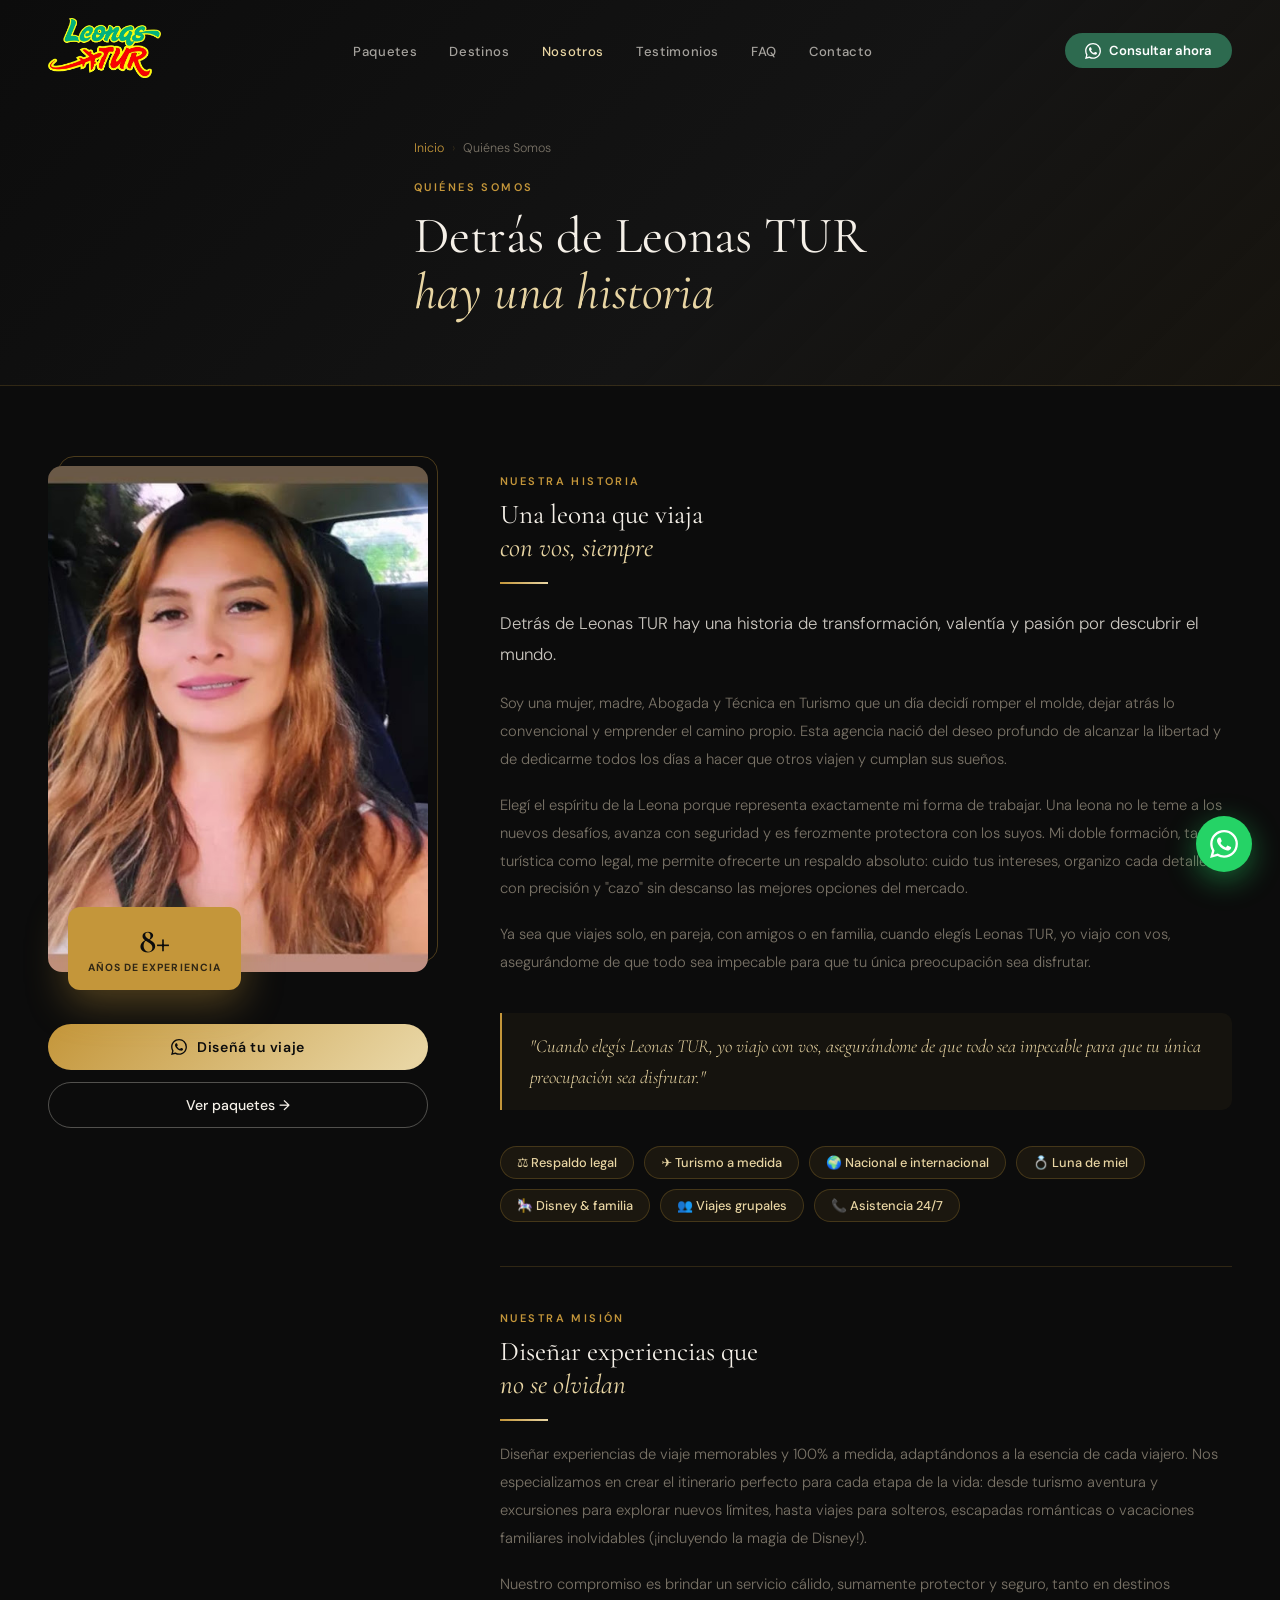
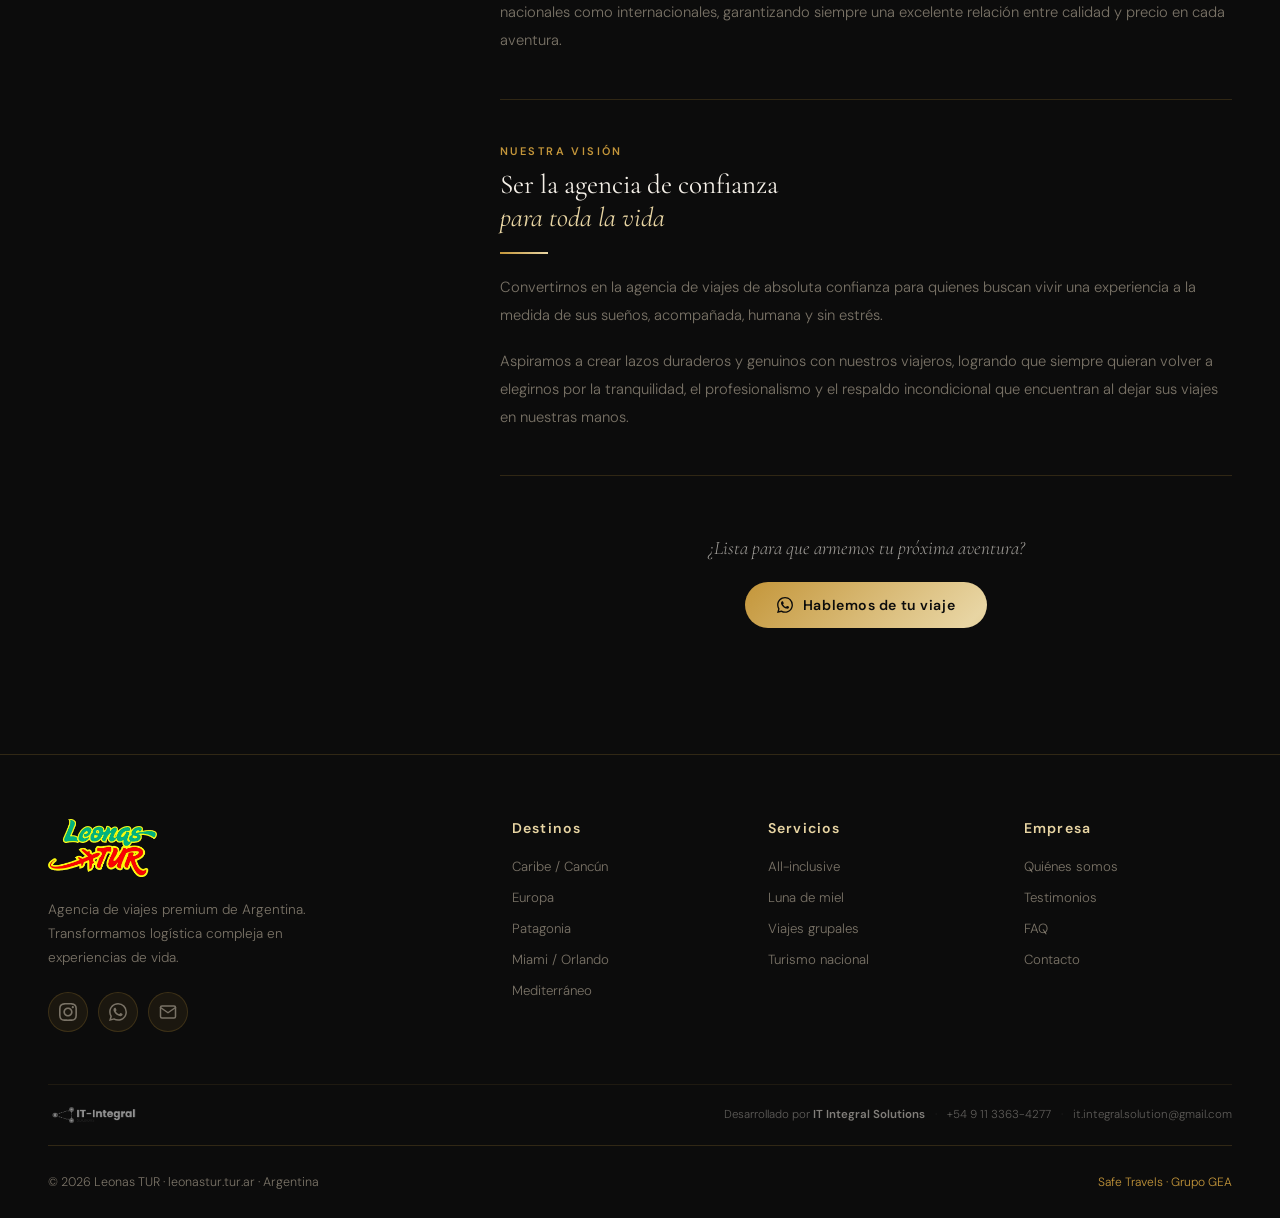
<file: nosotros.html>
<!DOCTYPE html>
<html lang="es">
<head>
<meta charset="UTF-8"/>
<meta name="viewport" content="width=device-width,initial-scale=1.0"/>
<title>Quiénes Somos | Leonas TUR</title>
<meta name="description" content="Conocé la historia de Leonas TUR: una agencia de viajes fundada por una Abogada y Técnica en Turismo que pone tu experiencia primero."/>
<link rel="preconnect" href="https://fonts.googleapis.com">
<link href="https://fonts.googleapis.com/css2?family=Cormorant+Garamond:ital,wght@0,400;0,600;1,400&family=DM+Sans:wght@300;400;500;600&display=swap" rel="stylesheet"/>
<link rel="stylesheet" href="css/style.css"/>
<style>
  /* ── Estilos específicos de nosotros.html ── */
  .page-hero {
    min-height: 38vh;
    background: linear-gradient(135deg, var(--dark) 0%, var(--dark2) 60%, rgba(196,150,58,0.06) 100%);
    display: flex;
    align-items: flex-end;
    padding-bottom: 64px;
    padding-top: 140px;
    border-bottom: 1px solid var(--border);
  }
  .page-hero .eyebrow { margin-bottom: 14px; }
  .breadcrumb {
    display: flex;
    align-items: center;
    gap: 8px;
    font-size: 0.78rem;
    color: var(--muted);
    margin-bottom: 24px;
  }
  .breadcrumb a { color: var(--gold); transition: color 0.2s; }
  .breadcrumb a:hover { color: var(--gold-lt); }
  .breadcrumb-sep { color: var(--border); }

  .ns-content { padding: 80px 0 110px; }

  .ns-grid {
    display: grid;
    grid-template-columns: 380px 1fr;
    gap: 72px;
    align-items: start;
  }

  /* Columna foto — sticky */
  .ns-photo-col { position: sticky; top: 100px; }
  .ns-photo-wrap { position: relative; }
  .ns-photo {
    width: 100%;
    aspect-ratio: 3/4;
    object-fit: cover;
    object-position: center top;
    border-radius: 14px;
    display: block;
  }
  .ns-photo-frame {
    position: absolute;
    inset: -10px -10px 10px 10px;
    border: 1px solid var(--gold);
    border-radius: 16px;
    z-index: -1;
    opacity: 0.35;
  }
  .ns-photo-badge {
    position: absolute;
    bottom: -18px;
    left: 20px;
    background: var(--gold);
    color: var(--dark);
    border-radius: 12px;
    padding: 16px 20px;
    text-align: center;
    box-shadow: 0 12px 40px rgba(196,150,58,0.4);
  }
  .ns-photo-badge-n { font-family: var(--font-d); font-size: 2.2rem; font-weight: 600; line-height: 1; }
  .ns-photo-badge-l { font-size: 0.65rem; font-weight: 700; text-transform: uppercase; letter-spacing: 0.1em; margin-top: 3px; opacity: 0.8; }

  .ns-ctas {
    display: flex;
    flex-direction: column;
    gap: 12px;
    margin-top: 36px;
  }
  .ns-ctas .btn-gold,
  .ns-ctas .btn-ghost { justify-content: center; text-align: center; width: 100%; }

  /* Columna texto */
  .ns-text-col { padding-top: 8px; }
  .ns-text-col .sec-title { margin-bottom: 8px; }
  .ns-lead {
    font-size: 1.05rem;
    color: rgba(245,240,232,0.82);
    line-height: 1.85;
    margin: 24px 0 20px;
    font-weight: 300;
  }
  .ns-body {
    font-size: 0.92rem;
    color: var(--muted);
    line-height: 1.9;
    margin-bottom: 18px;
  }
  .ns-quote {
    border-left: 2px solid var(--gold);
    padding: 18px 28px;
    margin: 36px 0;
    background: rgba(196,150,58,0.05);
    border-radius: 0 10px 10px 0;
  }
  .ns-quote p {
    font-family: var(--font-d);
    font-size: 1.15rem;
    font-style: italic;
    color: var(--gold-lt);
    line-height: 1.65;
  }

  .ns-divider {
    width: 100%;
    height: 1px;
    background: var(--border);
    margin: 44px 0;
  }

  .ns-section-title {
    font-family: var(--font-d);
    font-size: 1.7rem;
    font-weight: 400;
    margin-bottom: 16px;
  }
  .ns-section-title em { font-style: italic; color: var(--gold-lt); }

  .ns-mv-grid {
    display: grid;
    grid-template-columns: 1fr 1fr;
    gap: 20px;
    margin-top: 20px;
  }

  .ns-pill-list {
    display: flex;
    flex-wrap: wrap;
    gap: 10px;
    margin-top: 28px;
  }
  .ns-pill {
    display: inline-flex;
    align-items: center;
    gap: 7px;
    background: rgba(196,150,58,0.08);
    border: 1px solid rgba(196,150,58,0.25);
    border-radius: 40px;
    padding: 7px 16px;
    font-size: 0.8rem;
    font-weight: 500;
    color: var(--gold-lt);
  }

  @media (max-width: 900px) {
    .ns-grid { grid-template-columns: 1fr; gap: 48px; }
    .ns-photo-col { position: static; }
    .ns-photo { aspect-ratio: 1/1; object-position: center 20%; max-height: 420px; }
    .ns-mv-grid { grid-template-columns: 1fr; }
  }
</style>
<!-- GOOGLE ANALYTICS 4 — reemplazá G-XXXXXXXXXX con tu Measurement ID -->
<script async src="https://www.googletagmanager.com/gtag/js?id=G-XXXXXXXXXX"></script>
<script>
  window.dataLayer = window.dataLayer || [];
  function gtag(){dataLayer.push(arguments);}
  gtag('js', new Date());
  gtag('config', 'G-XXXXXXXXXX', { page_title: 'Quiénes Somos | Leonas TUR' });
</script>
</head>
<body>

<!-- NAV -->
<nav id="nav">
  <div class="container">
    <div class="nav-in">
      <a href="index.html" class="nav-logo">
        <img src="assets/images/logo.png" alt="Leonas TUR"/>
      </a>
      <ul class="nav-links">
        <li><a href="index.html#paquetes">Paquetes</a></li>
        <li><a href="index.html#destinos">Destinos</a></li>
        <li><a href="nosotros.html" style="color:var(--gold-lt)">Nosotros</a></li>
        <li><a href="index.html#testimonios">Testimonios</a></li>
        <li><a href="index.html#faq">FAQ</a></li>
        <li><a href="index.html#contacto">Contacto</a></li>
      </ul>
      <a href="https://wa.me/5493885820032" class="nav-wa" target="_blank"
         onclick="return openWhatsApp('', 'nav')">
        <svg width="16" height="16" viewBox="0 0 24 24" fill="currentColor"><path d="M17.472 14.382c-.297-.149-1.758-.867-2.03-.967-.273-.099-.471-.148-.67.15-.197.297-.767.966-.94 1.164-.173.199-.347.223-.644.075-.297-.15-1.255-.463-2.39-1.475-.883-.788-1.48-1.761-1.653-2.059-.173-.297-.018-.458.13-.606.134-.133.298-.347.446-.52.149-.174.198-.298.298-.497.099-.198.05-.371-.025-.52-.075-.149-.669-1.612-.916-2.207-.242-.579-.487-.5-.669-.51-.173-.008-.371-.01-.57-.01-.198 0-.52.074-.792.372-.272.297-1.04 1.016-1.04 2.479 0 1.462 1.065 2.875 1.213 3.074.149.198 2.096 3.2 5.077 4.487.709.306 1.262.489 1.694.625.712.227 1.36.195 1.871.118.571-.085 1.758-.719 2.006-1.413.248-.694.248-1.289.173-1.413-.074-.124-.272-.198-.57-.347m-5.421 7.403h-.004a9.87 9.87 0 01-5.031-1.378l-.361-.214-3.741.982.998-3.648-.235-.374a9.86 9.86 0 01-1.51-5.26c.001-5.45 4.436-9.884 9.888-9.884 2.64 0 5.122 1.03 6.988 2.898a9.825 9.825 0 012.893 6.994c-.003 5.45-4.437 9.884-9.885 9.884m8.413-18.297A11.815 11.815 0 0012.05 0C5.495 0 .16 5.335.157 11.892c0 2.096.547 4.142 1.588 5.945L.057 24l6.305-1.654a11.882 11.882 0 005.683 1.448h.005c6.554 0 11.89-5.335 11.893-11.893a11.821 11.821 0 00-3.48-8.413Z"/></svg>
        Consultar ahora
      </a>
      <div class="burger" onclick="toggleMenu()"><span></span><span></span><span></span></div>
    </div>
  </div>
</nav>

<!-- PAGE HERO -->
<section class="page-hero">
  <div class="container">
    <nav class="breadcrumb" aria-label="Breadcrumb">
      <a href="index.html">Inicio</a>
      <span class="breadcrumb-sep">›</span>
      <span>Quiénes Somos</span>
    </nav>
    <span class="eyebrow">Quiénes Somos</span>
    <h1 class="sec-title">Detrás de Leonas TUR<br><em>hay una historia</em></h1>
  </div>
</section>

<!-- CONTENIDO PRINCIPAL -->
<section class="ns-content">
  <div class="container">
    <div class="ns-grid">

      <!-- Columna foto -->
      <div class="ns-photo-col fade-up">
        <div class="ns-photo-wrap">
          <img class="ns-photo" src="assets/images/equipo/euge-real.png" alt="Fundadora de Leonas TUR"/>
          <div class="ns-photo-frame"></div>
          <div class="ns-photo-badge">
            <div class="ns-photo-badge-n">8+</div>
            <div class="ns-photo-badge-l">Años de experiencia</div>
          </div>
        </div>

        <div class="ns-ctas" style="margin-top:52px;">
          <a href="https://wa.me/5493885820032" class="btn-gold" target="_blank"
             onclick="return openWhatsApp('Hola! Quiero diseñar mi viaje', 'nosotros')">
            <svg width="16" height="16" viewBox="0 0 24 24" fill="currentColor"><path d="M17.472 14.382c-.297-.149-1.758-.867-2.03-.967-.273-.099-.471-.148-.67.15-.197.297-.767.966-.94 1.164-.173.199-.347.223-.644.075-.297-.15-1.255-.463-2.39-1.475-.883-.788-1.48-1.761-1.653-2.059-.173-.297-.018-.458.13-.606.134-.133.298-.347.446-.52.149-.174.198-.298.298-.497.099-.198.05-.371-.025-.52-.075-.149-.669-1.612-.916-2.207-.242-.579-.487-.5-.669-.51-.173-.008-.371-.01-.57-.01-.198 0-.52.074-.792.372-.272.297-1.04 1.016-1.04 2.479 0 1.462 1.065 2.875 1.213 3.074.149.198 2.096 3.2 5.077 4.487.709.306 1.262.489 1.694.625.712.227 1.36.195 1.871.118.571-.085 1.758-.719 2.006-1.413.248-.694.248-1.289.173-1.413-.074-.124-.272-.198-.57-.347m-5.421 7.403h-.004a9.87 9.87 0 01-5.031-1.378l-.361-.214-3.741.982.998-3.648-.235-.374a9.86 9.86 0 01-1.51-5.26c.001-5.45 4.436-9.884 9.888-9.884 2.64 0 5.122 1.03 6.988 2.898a9.825 9.825 0 012.893 6.994c-.003 5.45-4.437 9.884-9.885 9.884m8.413-18.297A11.815 11.815 0 0012.05 0C5.495 0 .16 5.335.157 11.892c0 2.096.547 4.142 1.588 5.945L.057 24l6.305-1.654a11.882 11.882 0 005.683 1.448h.005c6.554 0 11.89-5.335 11.893-11.893a11.821 11.821 0 00-3.48-8.413Z"/></svg>
            Diseñá tu viaje
          </a>
          <a href="index.html#contacto" class="btn-ghost">Ver paquetes &rarr;</a>
        </div>
      </div>

      <!-- Columna texto -->
      <div class="ns-text-col fade-up d2">

        <span class="eyebrow">Nuestra historia</span>
        <h2 class="ns-section-title">Una leona que viaja<br><em>con vos, siempre</em></h2>
        <div class="gold-line"></div>

        <p class="ns-lead">
          Detrás de Leonas TUR hay una historia de transformación, valentía y pasión por descubrir el mundo.
        </p>
        <p class="ns-body">
          Soy una mujer, madre, Abogada y Técnica en Turismo que un día decidí romper el molde, dejar atrás lo convencional y emprender el camino propio. Esta agencia nació del deseo profundo de alcanzar la libertad y de dedicarme todos los días a hacer que otros viajen y cumplan sus sueños.
        </p>
        <p class="ns-body">
          Elegí el espíritu de la Leona porque representa exactamente mi forma de trabajar. Una leona no le teme a los nuevos desafíos, avanza con seguridad y es ferozmente protectora con los suyos. Mi doble formación, tanto turística como legal, me permite ofrecerte un respaldo absoluto: cuido tus intereses, organizo cada detalle con precisión y "cazo" sin descanso las mejores opciones del mercado.
        </p>
        <p class="ns-body">
          Ya sea que viajes solo, en pareja, con amigos o en familia, cuando elegís Leonas TUR, yo viajo con vos, asegurándome de que todo sea impecable para que tu única preocupación sea disfrutar.
        </p>

        <div class="ns-quote">
          <p>"Cuando elegís Leonas TUR, yo viajo con vos, asegurándome de que todo sea impecable para que tu única preocupación sea disfrutar."</p>
        </div>

        <!-- Pills de especialidades -->
        <div class="ns-pill-list">
          <span class="ns-pill">⚖️ Respaldo legal</span>
          <span class="ns-pill">✈️ Turismo a medida</span>
          <span class="ns-pill">🌍 Nacional e internacional</span>
          <span class="ns-pill">💍 Luna de miel</span>
          <span class="ns-pill">🎠 Disney & familia</span>
          <span class="ns-pill">👥 Viajes grupales</span>
          <span class="ns-pill">📞 Asistencia 24/7</span>
        </div>

        <div class="ns-divider"></div>

        <!-- MISIÓN -->
        <span class="eyebrow">Nuestra Misión</span>
        <h3 class="ns-section-title">Diseñar experiencias que<br><em>no se olvidan</em></h3>
        <div class="gold-line"></div>
        <p class="ns-body" style="margin-top:20px;">
          Diseñar experiencias de viaje memorables y 100% a medida, adaptándonos a la esencia de cada viajero. Nos especializamos en crear el itinerario perfecto para cada etapa de la vida: desde turismo aventura y excursiones para explorar nuevos límites, hasta viajes para solteros, escapadas románticas o vacaciones familiares inolvidables (¡incluyendo la magia de Disney!).
        </p>
        <p class="ns-body">
          Nuestro compromiso es brindar un servicio cálido, sumamente protector y seguro, tanto en destinos nacionales como internacionales, garantizando siempre una excelente relación entre calidad y precio en cada aventura.
        </p>

        <div class="ns-divider"></div>

        <!-- VISIÓN -->
        <span class="eyebrow">Nuestra Visión</span>
        <h3 class="ns-section-title">Ser la agencia de confianza<br><em>para toda la vida</em></h3>
        <div class="gold-line"></div>
        <p class="ns-body" style="margin-top:20px;">
          Convertirnos en la agencia de viajes de absoluta confianza para quienes buscan vivir una experiencia a la medida de sus sueños, acompañada, humana y sin estrés.
        </p>
        <p class="ns-body">
          Aspiramos a crear lazos duraderos y genuinos con nuestros viajeros, logrando que siempre quieran volver a elegirnos por la tranquilidad, el profesionalismo y el respaldo incondicional que encuentran al dejar sus viajes en nuestras manos.
        </p>

        <div class="ns-divider"></div>

        <!-- CTA final -->
        <div style="text-align:center;padding:16px 0;">
          <p style="font-family:var(--font-d);font-size:1.2rem;font-style:italic;color:rgba(245,240,232,0.65);margin-bottom:22px;">
            ¿Lista para que armemos tu próxima aventura?
          </p>
          <a href="https://wa.me/5493885820032" class="btn-gold" target="_blank"
             onclick="return openWhatsApp('Hola! Vi la página de Quiénes Somos y quiero organizar mi viaje', 'nosotros-cta')">
            <svg width="16" height="16" viewBox="0 0 24 24" fill="currentColor"><path d="M17.472 14.382c-.297-.149-1.758-.867-2.03-.967-.273-.099-.471-.148-.67.15-.197.297-.767.966-.94 1.164-.173.199-.347.223-.644.075-.297-.15-1.255-.463-2.39-1.475-.883-.788-1.48-1.761-1.653-2.059-.173-.297-.018-.458.13-.606.134-.133.298-.347.446-.52.149-.174.198-.298.298-.497.099-.198.05-.371-.025-.52-.075-.149-.669-1.612-.916-2.207-.242-.579-.487-.5-.669-.51-.173-.008-.371-.01-.57-.01-.198 0-.52.074-.792.372-.272.297-1.04 1.016-1.04 2.479 0 1.462 1.065 2.875 1.213 3.074.149.198 2.096 3.2 5.077 4.487.709.306 1.262.489 1.694.625.712.227 1.36.195 1.871.118.571-.085 1.758-.719 2.006-1.413.248-.694.248-1.289.173-1.413-.074-.124-.272-.198-.57-.347m-5.421 7.403h-.004a9.87 9.87 0 01-5.031-1.378l-.361-.214-3.741.982.998-3.648-.235-.374a9.86 9.86 0 01-1.51-5.26c.001-5.45 4.436-9.884 9.888-9.884 2.64 0 5.122 1.03 6.988 2.898a9.825 9.825 0 012.893 6.994c-.003 5.45-4.437 9.884-9.885 9.884m8.413-18.297A11.815 11.815 0 0012.05 0C5.495 0 .16 5.335.157 11.892c0 2.096.547 4.142 1.588 5.945L.057 24l6.305-1.654a11.882 11.882 0 005.683 1.448h.005c6.554 0 11.89-5.335 11.893-11.893a11.821 11.821 0 00-3.48-8.413Z"/></svg>
            Hablemos de tu viaje
          </a>
        </div>

      </div>
    </div>
  </div>
</section>

<!-- FOOTER -->
<footer>
  <div class="container">
    <div class="ft-grid">
      <div>
        <div class="ft-logo"><img src="assets/images/logo.png" alt="Leonas TUR"/></div>
        <p class="ft-desc">Agencia de viajes premium de Argentina. Transformamos logística compleja en experiencias de vida.</p>
        <div class="ft-socials">
          <a href="https://www.instagram.com/leonas_tur" class="ft-s ft-ig" target="_blank" rel="noopener" title="Instagram"><svg xmlns="http://www.w3.org/2000/svg" width="18" height="18" viewBox="0 0 24 24" fill="currentColor"><path d="M12 2.163c3.204 0 3.584.012 4.85.07 3.252.148 4.771 1.691 4.919 4.919.058 1.265.069 1.645.069 4.849 0 3.205-.012 3.584-.069 4.849-.149 3.225-1.664 4.771-4.919 4.919-1.266.058-1.644.07-4.85.07-3.204 0-3.584-.012-4.849-.07-3.26-.149-4.771-1.699-4.919-4.92-.058-1.265-.07-1.644-.07-4.849 0-3.204.013-3.583.07-4.849.149-3.227 1.664-4.771 4.919-4.919 1.266-.057 1.645-.069 4.849-.069zm0-2.163c-3.259 0-3.667.014-4.947.072-4.358.2-6.78 2.618-6.98 6.98-.059 1.281-.073 1.689-.073 4.948 0 3.259.014 3.668.072 4.948.2 4.358 2.618 6.78 6.98 6.98 1.281.058 1.689.072 4.948.072 3.259 0 3.668-.014 4.948-.072 4.354-.2 6.782-2.618 6.979-6.98.059-1.28.073-1.689.073-4.948 0-3.259-.014-3.667-.072-4.947-.196-4.354-2.617-6.78-6.979-6.98-1.281-.059-1.69-.073-4.949-.073zm0 5.838c-3.403 0-6.162 2.759-6.162 6.162s2.759 6.163 6.162 6.163 6.162-2.759 6.162-6.163c0-3.403-2.759-6.162-6.162-6.162zm0 10.162c-2.209 0-4-1.79-4-4 0-2.209 1.791-4 4-4s4 1.791 4 4c0 2.21-1.791 4-4 4zm6.406-11.845c-.796 0-1.441.645-1.441 1.44s.645 1.44 1.441 1.44c.795 0 1.439-.645 1.439-1.44s-.644-1.44-1.439-1.44z"/></svg></a>
          <a href="https://wa.me/5493885820032" class="ft-s ft-wa" target="_blank" rel="noopener" title="WhatsApp" onclick="return openWhatsApp('', 'footer')"><svg xmlns="http://www.w3.org/2000/svg" width="18" height="18" viewBox="0 0 24 24" fill="currentColor"><path d="M17.472 14.382c-.297-.149-1.758-.867-2.03-.967-.273-.099-.471-.148-.67.15-.197.297-.767.966-.94 1.164-.173.199-.347.223-.644.075-.297-.15-1.255-.463-2.39-1.475-.883-.788-1.48-1.761-1.653-2.059-.173-.297-.018-.458.13-.606.134-.133.298-.347.446-.52.149-.174.198-.298.298-.497.099-.198.05-.371-.025-.52-.075-.149-.669-1.612-.916-2.207-.242-.579-.487-.5-.669-.51-.173-.008-.371-.01-.57-.01-.198 0-.52.074-.792.372-.272.297-1.04 1.016-1.04 2.479 0 1.462 1.065 2.875 1.213 3.074.149.198 2.096 3.2 5.077 4.487.709.306 1.262.489 1.694.625.712.227 1.36.195 1.871.118.571-.085 1.758-.719 2.006-1.413.248-.694.248-1.289.173-1.413-.074-.124-.272-.198-.57-.347m-5.421 7.403h-.004a9.87 9.87 0 01-5.031-1.378l-.361-.214-3.741.982.998-3.648-.235-.374a9.86 9.86 0 01-1.51-5.26c.001-5.45 4.436-9.884 9.888-9.884 2.64 0 5.122 1.03 6.988 2.898a9.825 9.825 0 012.893 6.994c-.003 5.45-4.437 9.884-9.885 9.884m8.413-18.297A11.815 11.815 0 0012.05 0C5.495 0 .16 5.335.157 11.892c0 2.096.547 4.142 1.588 5.945L.057 24l6.305-1.654a11.882 11.882 0 005.683 1.448h.005c6.554 0 11.89-5.335 11.893-11.893a11.821 11.821 0 00-3.48-8.413Z"/></svg></a>
          <a href="mailto:tuleona@gmail.com" class="ft-s ft-mail" title="Email" onclick="return openMail('Consulta desde la web')"><svg xmlns="http://www.w3.org/2000/svg" width="18" height="18" viewBox="0 0 24 24" fill="none" stroke="currentColor" stroke-width="2" stroke-linecap="round" stroke-linejoin="round"><path d="M4 4h16c1.1 0 2 .9 2 2v12c0 1.1-.9 2-2 2H4c-1.1 0-2-.9-2-2V6c0-1.1.9-2 2-2z"/><polyline points="22,6 12,13 2,6"/></svg></a>
        </div>
      </div>
      <div class="ft-col">
        <h4>Destinos</h4>
        <ul>
          <li><a href="index.html#destinos">Caribe / Cancún</a></li>
          <li><a href="index.html#destinos">Europa</a></li>
          <li><a href="index.html#destinos">Patagonia</a></li>
          <li><a href="index.html#destinos">Miami / Orlando</a></li>
          <li><a href="index.html#destinos">Mediterráneo</a></li>
        </ul>
      </div>
      <div class="ft-col">
        <h4>Servicios</h4>
        <ul>
          <li><a href="index.html#paquetes">All-inclusive</a></li>
          <li><a href="index.html#paquetes">Luna de miel</a></li>
          <li><a href="index.html#paquetes">Viajes grupales</a></li>
          <li><a href="index.html#paquetes">Turismo nacional</a></li>
        </ul>
      </div>
      <div class="ft-col">
        <h4>Empresa</h4>
        <ul>
          <li><a href="nosotros.html">Quiénes somos</a></li>
          <li><a href="index.html#testimonios">Testimonios</a></li>
          <li><a href="index.html#faq">FAQ</a></li>
          <li><a href="index.html#contacto">Contacto</a></li>
        </ul>
      </div>
    </div>

    <!-- DESARROLLADO POR IT -->
    <div class="ft-dev">
      <div class="ft-dev-logo">
        <img src="assets/images/it-logo.png" alt="IT Integral Solutions" onerror="this.style.display='none'"/>
      </div>
      <div class="ft-dev-info">
        <span>Desarrollado por <strong>IT Integral Solutions</strong></span>
        <span class="ft-dev-sep">·</span>
        <a href="tel:+5491133634277">+54 9 11 3363-4277</a>
        <span class="ft-dev-sep">·</span>
        <a href="mailto:it.integral.solution@gmail.com">it.integral.solution@gmail.com</a>
      </div>
    </div>
    <div class="ft-bot">
      <p>© 2026 Leonas TUR · leonastur.tur.ar · Argentina</p>
      <p style="color:var(--gold);font-size:0.75rem;">Safe Travels · Grupo GEA</p>
    </div>
  </div>
</footer>

<!-- WA FLOAT -->
<a href="https://wa.me/5493885820032" class="wa-float" target="_blank"
   title="Chateá con nosotras" onclick="return openWhatsApp('', 'flotante')">
  <svg viewBox="0 0 24 24" xmlns="http://www.w3.org/2000/svg"><path d="M17.472 14.382c-.297-.149-1.758-.867-2.03-.967-.273-.099-.471-.148-.67.15-.197.297-.767.966-.94 1.164-.173.199-.347.223-.644.075-.297-.15-1.255-.463-2.39-1.475-.883-.788-1.48-1.761-1.653-2.059-.173-.297-.018-.458.13-.606.134-.133.298-.347.446-.52.149-.174.198-.298.298-.497.099-.198.05-.371-.025-.52-.075-.149-.669-1.612-.916-2.207-.242-.579-.487-.5-.669-.51-.173-.008-.371-.01-.57-.01-.198 0-.52.074-.792.372-.272.297-1.04 1.016-1.04 2.479 0 1.462 1.065 2.875 1.213 3.074.149.198 2.096 3.2 5.077 4.487.709.306 1.262.489 1.694.625.712.227 1.36.195 1.871.118.571-.085 1.758-.719 2.006-1.413.248-.694.248-1.289.173-1.413-.074-.124-.272-.198-.57-.347m-5.421 7.403h-.004a9.87 9.87 0 01-5.031-1.378l-.361-.214-3.741.982.998-3.648-.235-.374a9.86 9.86 0 01-1.51-5.26c.001-5.45 4.436-9.884 9.888-9.884 2.64 0 5.122 1.03 6.988 2.898a9.825 9.825 0 012.893 6.994c-.003 5.45-4.437 9.884-9.885 9.884m8.413-18.297A11.815 11.815 0 0012.05 0C5.495 0 .16 5.335.157 11.892c0 2.096.547 4.142 1.588 5.945L.057 24l6.305-1.654a11.882 11.882 0 005.683 1.448h.005c6.554 0 11.89-5.335 11.893-11.893a11.821 11.821 0 00-3.48-8.413Z"/></svg>
</a>

<script src="js/script.js" defer></script>
</body>
</html>
</file>
<file: css/style.css>
*,*::before,*::after{margin:0;padding:0;box-sizing:border-box;}
:root{
  --gold:#C4963A;
  --gold-lt:#E8D5A3;
  --gold-dk:#9A7020;
  --green:#2D6A4F;
  --green-lt:#52B788;
  --red:#C1121F;
  --cream:#F5F0E8;
  --dark:#0C0C0C;
  --dark2:#141414;
  --dark3:#1E1E1E;
  --muted:#7A7367;
  --border:rgba(196,150,58,0.2);
  --font-d:'Cormorant Garamond',Georgia,serif;
  --font-b:'DM Sans',system-ui,sans-serif;
  --tr:0.4s cubic-bezier(0.25,0.46,0.45,0.94);
}
html{scroll-behavior:smooth;}
body{font-family:var(--font-b);background:var(--dark);color:var(--cream);overflow-x:hidden;font-weight:300;-webkit-font-smoothing:antialiased;}
a{text-decoration:none;color:inherit;}
::-webkit-scrollbar{width:4px;}
::-webkit-scrollbar-thumb{background:var(--gold);border-radius:2px;}

.container{max-width:1240px;margin:0 auto;padding:0 28px;}
.eyebrow{font-size:11px;font-weight:600;letter-spacing:0.22em;text-transform:uppercase;color:var(--gold);display:block;margin-bottom:10px;}
.sec-title{font-family:var(--font-d);font-size:clamp(2rem,4.5vw,3.2rem);font-weight:400;line-height:1.1;}
.sec-title em{font-style:italic;color:var(--gold-lt);}
.sec-sub{font-size:0.95rem;color:var(--muted);line-height:1.75;max-width:520px;margin-top:14px;}
.gold-line{width:48px;height:2px;background:linear-gradient(90deg,var(--gold),var(--gold-lt));margin:18px 0;}
.gold-line.center{margin:18px auto;}
.fade-up{opacity:0;transform:translateY(32px);transition:opacity 0.65s ease,transform 0.65s ease;}
.fade-up.vis{opacity:1;transform:translateY(0);}
.d1{transition-delay:0.1s;} .d2{transition-delay:0.2s;} .d3{transition-delay:0.3s;} .d4{transition-delay:0.4s;}

/* NAV */
#nav{position:fixed;top:0;left:0;right:0;z-index:100;padding:18px 0;transition:all 0.35s;}
#nav.scrolled{background:rgba(12,12,12,0.96);backdrop-filter:blur(20px);padding:12px 0;border-bottom:1px solid var(--border);}
.nav-in{display:flex;align-items:center;justify-content:space-between;gap:24px;}
.nav-logo img{height:60px;width:auto;}
.nav-links{display:flex;gap:32px;list-style:none;}
.nav-links a{font-size:0.82rem;font-weight:500;color:rgba(245,240,232,0.65);transition:color 0.2s;letter-spacing:0.05em;}
.nav-links a:hover{color:var(--gold-lt);}
.nav-wa{display:inline-flex;align-items:center;gap:8px;background:var(--green);color:#fff;font-size:0.82rem;font-weight:600;padding:9px 20px;border-radius:40px;transition:all 0.2s;}
.nav-wa:hover{background:var(--green-lt);transform:translateY(-1px);}
.burger{display:none;flex-direction:column;gap:5px;cursor:pointer;padding:4px;}
.burger span{width:22px;height:1.5px;background:var(--cream);border-radius:2px;transition:all 0.3s;}

/* HERO */
#hero{min-height:100vh;position:relative;display:flex;align-items:center;overflow:hidden;}
.hero-bg{position:absolute;inset:0;}
.hero-bg img{width:100%;height:100%;object-fit:cover;object-position:center center;display:block;filter:saturate(1.0) contrast(0.95) brightness(1.06);}
.hero-veil{position:absolute;inset:0;background:linear-gradient(to right,rgba(12,12,12,0.88) 0%,rgba(12,12,12,0.65) 55%,rgba(12,12,12,0.2) 100%);}
.hero-veil2{position:absolute;inset:0;background:linear-gradient(to top,rgba(12,12,12,0.6) 0%,transparent 50%);}
.hero-content{position:relative;z-index:2;padding:140px 0 100px;max-width:660px;}
.hero-badge{display:inline-flex;align-items:center;gap:9px;background:rgba(196,150,58,0.12);border:1px solid rgba(196,150,58,0.35);border-radius:40px;padding:7px 18px;font-size:0.75rem;font-weight:600;letter-spacing:0.12em;text-transform:uppercase;color:var(--gold-lt);margin-bottom:28px;}
.badge-dot{width:6px;height:6px;background:var(--green-lt);border-radius:50%;animation:pulse 2s infinite;}
@keyframes pulse{0%,100%{opacity:1;transform:scale(1);}50%{opacity:0.3;transform:scale(0.7);}}
.hero-title{font-family:var(--font-d);font-size:clamp(2.8rem,6.5vw,5.2rem);font-weight:400;line-height:1.05;margin-bottom:12px;}
.hero-title em{font-style:italic;color:var(--gold-lt);}
.hero-slogan{font-size:clamp(1rem,2vw,1.2rem);color:rgba(245,240,232,0.7);line-height:1.65;max-width:480px;margin-bottom:40px;font-weight:300;}
.hero-btns{display:flex;gap:14px;flex-wrap:wrap;margin-bottom:56px;}
.btn-gold{display:inline-flex;align-items:center;gap:10px;background:var(--gold);color:var(--dark);font-weight:600;font-size:0.88rem;padding:14px 32px;border-radius:40px;border:none;cursor:pointer;transition:all 0.25s;letter-spacing:0.04em;}
.btn-gold:hover{background:var(--gold-lt);transform:translateY(-2px);box-shadow:0 12px 40px rgba(196,150,58,0.35);}
.btn-ghost{display:inline-flex;align-items:center;gap:10px;background:transparent;color:var(--cream);font-weight:500;font-size:0.88rem;padding:13px 28px;border-radius:40px;border:1.5px solid rgba(245,240,232,0.3);cursor:pointer;transition:all 0.25s;}
.btn-ghost:hover{border-color:var(--gold-lt);color:var(--gold-lt);}
.hero-stats{display:flex;gap:48px;padding-top:40px;border-top:1px solid rgba(196,150,58,0.2);flex-wrap:wrap;}
.stat-n{font-family:var(--font-d);font-size:2.8rem;font-weight:600;color:var(--gold-lt);line-height:1;}
.stat-l{font-size:0.72rem;color:var(--muted);font-weight:500;letter-spacing:0.06em;text-transform:uppercase;margin-top:4px;}

/* TICKER */
.ticker-wrap{overflow:hidden;background:var(--gold);padding:13px 0;}
.ticker-inner{display:flex;animation:tick 28s linear infinite;white-space:nowrap;}
.ticker-item{display:inline-flex;align-items:center;gap:12px;padding:0 32px;font-size:0.78rem;font-weight:600;letter-spacing:0.15em;text-transform:uppercase;color:var(--dark);}
.ticker-sep{color:rgba(12,12,12,0.4);}
@keyframes tick{from{transform:translateX(0);}to{transform:translateX(-50%);}}

/* PAQUETES */
#paquetes{padding:110px 0;background:var(--dark2);}
.pkg-grid{display:grid;grid-template-columns:repeat(3,1fr);gap:24px;margin-top:56px;perspective:1200px;}
.pkg-card{border-radius:12px;overflow:hidden;background:var(--dark3);border:1px solid rgba(196,150,58,0.12);transition:transform 0.5s ease,border-color 0.4s,box-shadow 0.4s;cursor:pointer;position:relative;transform-style:preserve-3d;}
.pkg-card:hover{transform:translateY(-8px);border-color:var(--gold);box-shadow:0 24px 64px rgba(0,0,0,0.5);}
.pkg-img{height:210px;overflow:hidden;position:relative;}
.pkg-img img{width:100%;height:100%;object-fit:cover;transition:transform 0.6s var(--tr);}
.pkg-card:hover .pkg-img img{transform:scale(1.06);}
.pkg-top-line{position:absolute;top:0;left:0;right:0;height:2px;background:linear-gradient(90deg,var(--gold-dk),var(--gold),var(--gold-lt));transform:scaleX(0);transform-origin:left;transition:transform 0.4s;}
.pkg-card:hover .pkg-top-line{transform:scaleX(1);}
.pkg-badge{position:absolute;top:14px;right:14px;font-size:0.68rem;font-weight:700;letter-spacing:0.1em;text-transform:uppercase;padding:5px 12px;border-radius:40px;}
.badge-hot{background:var(--red);color:#fff;}
.badge-new{background:var(--green);color:#fff;}
.badge-prem{background:var(--gold);color:var(--dark);}
.pkg-body{padding:24px;}
.pkg-region{font-size:0.7rem;font-weight:600;letter-spacing:0.18em;text-transform:uppercase;color:var(--gold);margin-bottom:6px;}
.pkg-name{font-family:var(--font-d);font-size:1.3rem;font-weight:600;margin-bottom:8px;line-height:1.25;}
.pkg-desc{font-size:0.83rem;color:var(--muted);line-height:1.65;margin-bottom:18px;}
.pkg-footer{display:flex;align-items:center;justify-content:space-between;padding-top:16px;border-top:1px solid rgba(196,150,58,0.1);}
.pkg-price{font-size:0.8rem;color:var(--muted);}
.pkg-price strong{font-family:var(--font-d);font-size:1.4rem;font-weight:600;color:var(--gold-lt);display:block;line-height:1;}
.pkg-cta-label{font-size:0.78rem;font-weight:600;color:var(--gold);letter-spacing:0.06em;text-transform:uppercase;}
.pkg-link{width:36px;height:36px;border-radius:50%;background:rgba(196,150,58,0.1);border:1px solid rgba(196,150,58,0.3);display:flex;align-items:center;justify-content:center;font-size:0.9rem;transition:all 0.25s;color:var(--gold);cursor:pointer;}
.pkg-card:hover .pkg-link{background:var(--gold);color:var(--dark);transform:translateX(3px);}

/* DESTINOS */
#destinos{padding:110px 0;}


.dest-filter.active,

.dest-intro{margin-bottom:24px;}
.dest-main-title{font-size:clamp(1.4rem,2.5vw,1.9rem);font-weight:300;color:var(--cream);letter-spacing:-0.01em;margin:0;}
.dest-main-title em{font-style:italic;color:var(--gold-lt);font-weight:400;}
.dest-section-label{margin-bottom:16px;}
.dest-label-tag{display:inline-block;font-size:0.78rem;font-weight:700;letter-spacing:0.1em;text-transform:uppercase;color:var(--gold);border:1px solid rgba(196,150,58,0.35);border-radius:20px;padding:5px 16px;background:rgba(196,150,58,0.07);}
.dest-grid{display:grid;grid-template-columns:repeat(3,1fr);gap:20px;}
.dc{border-radius:12px;overflow:hidden;position:relative;cursor:pointer;border:1px solid rgba(196,150,58,0.1);transition:border-color 0.3s,box-shadow 0.3s;}

.dc-img{width:100%;height:100%;display:block;object-fit:cover;transition:transform 0.6s var(--tr);}

.dc:not(:first-child) .dc-img{height:255px;}
.dc:hover .dc-img{transform:scale(1.05);}
.dc:hover{border-color:rgba(196,150,58,0.4);box-shadow:0 16px 48px rgba(0,0,0,0.5);}
.dc-ov{position:absolute;inset:0;background:linear-gradient(to top,rgba(12,12,12,0.92) 0%,rgba(12,12,12,0.15) 55%,transparent 100%);display:flex;flex-direction:column;justify-content:flex-end;padding:24px;}
.dc-region{font-size:0.68rem;font-weight:600;letter-spacing:0.2em;text-transform:uppercase;color:var(--gold);margin-bottom:5px;}
.dc-name{font-family:var(--font-d);font-size:1.5rem;font-weight:600;line-height:1.15;}
.dc:not(:first-child) .dc-name{font-size:1.1rem;}
.dc-desc{font-size:0.82rem;color:rgba(245,240,232,0.65);line-height:1.55;margin:7px 0 16px;}
.dc:not(:first-child) .dc-desc{display:none;}
.dc:hover .dc-desc{display:block;}
.dc-price{font-size:0.78rem;color:var(--gold-lt);font-weight:600;}
.dc-cta-label{font-size:0.75rem;font-weight:600;color:var(--gold);letter-spacing:0.06em;text-transform:uppercase;}
.dc-arr{width:34px;height:34px;border-radius:50%;background:rgba(196,150,58,0.15);border:1px solid rgba(196,150,58,0.35);display:flex;align-items:center;justify-content:center;font-size:0.85rem;color:var(--gold);transition:all 0.25s;}
.dc:hover .dc-arr{background:var(--gold);color:var(--dark);}
.dc-bot{display:flex;align-items:center;justify-content:space-between;}

/* NOSOTROS */
#nosotros{padding:110px 0;background:var(--dark2);}
.about-grid{display:grid;grid-template-columns:1fr 1fr;gap:80px;align-items:center;}
.about-img-wrap{position:relative;}
.about-img{width:100%;aspect-ratio:2/3;object-fit:cover;object-position:center top;border-radius:12px;display:block;}
.about-frame{position:absolute;inset:-12px -12px 12px 12px;border:1px solid var(--gold);border-radius:14px;z-index:-1;opacity:0.4;}
.about-badge{position:absolute;bottom:-20px;left:24px;background:var(--gold);color:var(--dark);border-radius:12px;padding:18px 22px;text-align:center;box-shadow:0 12px 40px rgba(196,150,58,0.4);}
.about-badge-n{font-family:var(--font-d);font-size:2.4rem;font-weight:600;line-height:1;}
.about-badge-l{font-size:0.68rem;font-weight:700;text-transform:uppercase;letter-spacing:0.1em;margin-top:3px;opacity:0.8;}
.about-content{padding-left:16px;}
.about-items{display:flex;flex-direction:column;gap:24px;margin-top:36px;}
.about-item{display:flex;gap:18px;align-items:flex-start;}
.about-icon{width:46px;height:46px;flex-shrink:0;background:rgba(196,150,58,0.1);border:1px solid rgba(196,150,58,0.25);border-radius:10px;display:flex;align-items:center;justify-content:center;font-size:1.15rem;}
.about-it{font-weight:600;font-size:0.95rem;margin-bottom:4px;color:var(--cream);}
.about-id{font-size:0.83rem;color:var(--muted);line-height:1.6;}

/* MISION VISION */
.mv-grid{display:grid;grid-template-columns:1fr 1fr;gap:24px;margin-top:72px;}
.mv-card{background:var(--dark3);border:1px solid rgba(196,150,58,0.15);border-radius:14px;padding:36px;position:relative;overflow:hidden;transition:border-color 0.35s,transform 0.35s;}
.mv-card::before{content:'';position:absolute;top:0;left:0;right:0;height:2px;background:linear-gradient(90deg,var(--gold-dk),var(--gold),var(--gold-lt));transform:scaleX(0);transform-origin:left;transition:transform 0.4s;}
.mv-card:hover{border-color:rgba(196,150,58,0.4);transform:translateY(-4px);}
.mv-card:hover::before{transform:scaleX(1);}
.mv-icon-wrap{width:52px;height:52px;background:rgba(196,150,58,0.1);border:1px solid rgba(196,150,58,0.25);border-radius:12px;display:flex;align-items:center;justify-content:center;color:var(--gold);margin-bottom:18px;transition:background 0.3s,border-color 0.3s;}
.mv-card:hover .mv-icon-wrap{background:rgba(196,150,58,0.2);border-color:var(--gold);}
.mv-text{font-size:0.88rem;color:var(--muted);line-height:1.85;margin-top:12px;}
@media(max-width:768px){.mv-grid{grid-template-columns:1fr;}}

/* GALERIA */
#galeria{padding:110px 0;overflow:hidden;}
.gal-bento{display:grid;grid-template-columns:1.6fr 1fr 1fr;grid-template-rows:340px 260px;gap:10px;margin-top:52px;}
.gal-cell{border-radius:14px;overflow:hidden;position:relative;cursor:pointer;}
.gal-cell:nth-child(1){grid-column:1;grid-row:1/3;}
.gal-cell:nth-child(2){grid-column:2;grid-row:1;}
.gal-cell:nth-child(3){grid-column:3;grid-row:1;}
.gal-cell:nth-child(4){grid-column:2;grid-row:2;}
.gal-cell:nth-child(5){grid-column:3;grid-row:2;}
.gal-cell:nth-child(6){grid-column:1/4;height:200px;border-radius:14px;}
.gal-img{width:100%;height:100%;object-fit:cover;display:block;transition:transform 0.7s cubic-bezier(0.25,0.46,0.45,0.94);}
.gal-cell:hover .gal-img{transform:scale(1.06);}
.gal-ov{position:absolute;inset:0;background:linear-gradient(to top,rgba(12,12,12,0.88) 0%,rgba(12,12,12,0.25) 45%,transparent 100%);display:flex;flex-direction:column;justify-content:flex-end;padding:20px 22px;transition:background 0.4s;}
.gal-cell:hover .gal-ov{background:linear-gradient(to top,rgba(12,12,12,0.96) 0%,rgba(12,12,12,0.4) 55%,transparent 100%);}
.gal-tag{font-size:0.65rem;font-weight:600;letter-spacing:0.18em;text-transform:uppercase;color:var(--gold);margin-bottom:4px;opacity:0;transform:translateY(6px);transition:opacity 0.35s,transform 0.35s;}
.gal-name{font-family:var(--font-d);font-size:clamp(1.1rem,2vw,1.5rem);font-weight:400;color:#fff;line-height:1.15;margin-bottom:5px;}
.gal-cell:nth-child(1) .gal-name{font-size:clamp(1.5rem,2.5vw,2rem);}
.gal-cell:nth-child(6) .gal-name{font-size:clamp(1.1rem,2vw,1.6rem);}
.gal-tagline{font-size:0.78rem;color:rgba(245,240,232,0.65);line-height:1.55;max-width:320px;max-height:0;overflow:hidden;transition:max-height 0.4s ease,opacity 0.35s;opacity:0;}
.gal-cell:hover .gal-tagline{max-height:80px;opacity:1;}
.gal-cell:hover .gal-tag{opacity:1;transform:translateY(0);}
.gal-cta{display:inline-flex;align-items:center;gap:7px;font-size:0.75rem;font-weight:600;letter-spacing:0.08em;color:var(--gold-lt);margin-top:10px;opacity:0;transform:translateY(8px);transition:opacity 0.35s 0.05s,transform 0.35s 0.05s;border:none;background:none;cursor:pointer;padding:0;font-family:var(--font-b);}
.gal-cta svg{transition:transform 0.25s;}
.gal-cta:hover svg{transform:translateX(4px);}
.gal-cell:hover .gal-cta{opacity:1;transform:translateY(0);}
.gal-num{position:absolute;top:16px;right:16px;width:32px;height:32px;border-radius:50%;background:rgba(196,150,58,0.15);border:1px solid rgba(196,150,58,0.4);display:flex;align-items:center;justify-content:center;font-family:var(--font-d);font-size:0.9rem;color:var(--gold-lt);backdrop-filter:blur(4px);transition:background 0.3s,transform 0.3s;}
.gal-cell:hover .gal-num{background:var(--gold);color:var(--dark);transform:scale(1.1);}
.gal-cell:nth-child(6) .gal-ov{flex-direction:row;align-items:flex-end;justify-content:space-between;padding:24px 32px;background:linear-gradient(to right,rgba(12,12,12,0.92) 0%,rgba(12,12,12,0.4) 60%,transparent 100%);}
.gal-cell:nth-child(6):hover .gal-ov{background:linear-gradient(to right,rgba(12,12,12,0.96) 0%,rgba(12,12,12,0.6) 70%,transparent 100%);}
.gal-cell:nth-child(6) .gal-tagline{max-width:500px;margin-top:4px;}
.gal-cell:nth-child(6):hover .gal-tagline{max-height:60px;opacity:1;}
@media(max-width:900px){
  .gal-bento{grid-template-columns:1fr 1fr;grid-template-rows:280px 200px 200px;}
  .gal-cell:nth-child(1){grid-column:1/3;grid-row:1;}
  .gal-cell:nth-child(2){grid-column:1;grid-row:2;}
  .gal-cell:nth-child(3){grid-column:2;grid-row:2;}
  .gal-cell:nth-child(4){grid-column:1;grid-row:3;}
  .gal-cell:nth-child(5){grid-column:2;grid-row:3;}
  .gal-cell:nth-child(6){grid-column:1/3;height:160px;}
  .gal-cell:nth-child(6) .gal-ov{flex-direction:column;align-items:flex-start;justify-content:flex-end;background:linear-gradient(to top,rgba(12,12,12,0.92) 0%,transparent 100%);}
}
@media(max-width:580px){
  .gal-bento{grid-template-columns:1fr;grid-template-rows:auto;}
  .gal-cell{height:220px;}
  .gal-cell:nth-child(1),.gal-cell:nth-child(6){grid-column:1;height:260px;}
  .gal-cell:nth-child(1){grid-row:auto;}
  .gal-tagline{max-height:60px !important;opacity:1 !important;}
  .gal-tag,.gal-cta{opacity:1 !important;transform:none !important;}
}

/* TESTIMONIOS */
#testimonios{padding:110px 0;background:var(--dark2);}
.testi-grid{display:grid;grid-template-columns:repeat(3,1fr);gap:20px;margin-top:50px;}
.testi-card{background:var(--dark3);border:1px solid rgba(196,150,58,0.12);border-radius:12px;padding:30px;transition:all 0.35s;}
.testi-card:hover{transform:translateY(-6px);border-color:rgba(196,150,58,0.35);}
.stars{color:var(--gold);letter-spacing:3px;margin-bottom:16px;font-size:0.85rem;}
.testi-q{font-family:var(--font-d);font-size:1.05rem;font-weight:400;font-style:italic;color:rgba(245,240,232,0.85);line-height:1.7;margin-bottom:22px;}
.testi-aut{display:flex;align-items:center;gap:12px;border-top:1px solid rgba(196,150,58,0.1);padding-top:18px;}
.testi-av{width:42px;height:42px;border-radius:50%;background:linear-gradient(135deg,var(--gold-dk),var(--gold));display:flex;align-items:center;justify-content:center;font-family:var(--font-d);font-size:1rem;font-weight:600;color:var(--dark);flex-shrink:0;}
.testi-n{font-weight:600;font-size:0.88rem;color:var(--cream);}
.testi-d{font-size:0.75rem;color:var(--muted);margin-top:2px;}

/* FAQ */
#faq{padding:110px 0;}
.faq-wrap{max-width:800px;margin:50px auto 0;}
.faq-item{border:1px solid var(--border);border-radius:10px;margin-bottom:10px;overflow:hidden;transition:border-color 0.3s;}
.faq-item.open{border-color:rgba(196,150,58,0.4);}
.faq-q{display:flex;align-items:center;justify-content:space-between;padding:20px 26px;cursor:pointer;font-weight:500;font-size:0.95rem;gap:16px;color:var(--cream);transition:background 0.2s;}
.faq-q:hover{background:rgba(196,150,58,0.04);}
.faq-icon{font-size:1.1rem;color:var(--gold);transition:transform 0.35s;flex-shrink:0;}
.faq-item.open .faq-icon{transform:rotate(45deg);}
.faq-a{max-height:0;overflow:hidden;transition:max-height 0.45s ease,padding 0.3s;}
.faq-item.open .faq-a{max-height:220px;padding-bottom:20px;}
.faq-a p{padding:0 26px;font-size:0.88rem;color:var(--muted);line-height:1.75;}

/* CONTACTO */
#contacto{padding:110px 0;background:var(--dark2);}
.contact-grid{display:grid;grid-template-columns:1fr 1.1fr;gap:64px;align-items:start;}
.c-items{display:flex;flex-direction:column;gap:24px;margin-top:36px;}
.c-item{display:flex;gap:16px;align-items:flex-start;}
.c-icon{width:46px;height:46px;flex-shrink:0;background:rgba(196,150,58,0.1);border:1px solid rgba(196,150,58,0.2);border-radius:10px;display:flex;align-items:center;justify-content:center;font-size:1.1rem;}
.c-t{font-weight:600;font-size:0.9rem;margin-bottom:3px;color:var(--cream);}
.c-v{font-size:0.85rem;color:var(--muted);}
.c-form{background:var(--dark3);border:1px solid var(--border);border-radius:14px;padding:38px;}
.c-form-title{font-family:var(--font-d);font-size:1.6rem;font-weight:400;margin-bottom:28px;}
.f-grid{display:grid;grid-template-columns:1fr 1fr;gap:14px;}
.f-full{grid-column:1/-1;}
.f-lbl{display:block;font-size:0.7rem;font-weight:600;letter-spacing:0.15em;text-transform:uppercase;color:var(--gold);margin-bottom:7px;}
.f-inp,.f-sel,.f-area{width:100%;background:rgba(196,150,58,0.04);border:1px solid var(--border);border-radius:8px;padding:12px 15px;color:var(--cream);font-size:0.88rem;font-family:var(--font-b);outline:none;transition:border-color 0.2s;}
.f-inp::placeholder,.f-area::placeholder{color:var(--muted);}
.f-inp:focus,.f-sel:focus,.f-area:focus{border-color:var(--gold);}
option{background:var(--dark2);}
.f-area{resize:vertical;min-height:100px;}
.f-submit{width:100%;background:linear-gradient(135deg,var(--gold-dk),var(--gold));color:var(--dark);font-weight:700;font-size:0.95rem;padding:15px;border-radius:10px;border:none;cursor:pointer;margin-top:18px;transition:all 0.25s;letter-spacing:0.04em;}
.f-submit:hover{transform:translateY(-2px);box-shadow:0 12px 40px rgba(196,150,58,0.4);}

/* FOOTER */
footer{border-top:1px solid var(--border);padding:64px 0 28px;}
.ft-grid{display:grid;grid-template-columns:2fr 1fr 1fr 1fr;gap:48px;margin-bottom:52px;}
.ft-logo img{height:58px;width:auto;}
.ft-desc{font-size:0.85rem;color:var(--muted);line-height:1.75;margin-top:16px;max-width:260px;}
.ft-socials{display:flex;gap:10px;margin-top:22px;}
.ft-s{width:40px;height:40px;border-radius:50%;background:rgba(196,150,58,0.08);border:1px solid var(--border);display:flex;align-items:center;justify-content:center;cursor:pointer;transition:all 0.25s;color:var(--muted);text-decoration:none;}
.ft-ig:hover{background:#E1306C;border-color:#E1306C;color:#fff;}
.ft-tt:hover{background:#000;border-color:#69C9D0;color:#fff;}
.ft-fb:hover{background:#1877F2;border-color:#1877F2;color:#fff;}
.ft-mail:hover{background:var(--gold);border-color:var(--gold);color:var(--dark);}
.ft-wa:hover{background:#25D366;border-color:#25D366;color:#fff;}
.ft-col h4{font-weight:600;font-size:0.88rem;color:var(--gold-lt);letter-spacing:0.08em;margin-bottom:18px;}
.ft-col ul{list-style:none;display:flex;flex-direction:column;gap:10px;}
.ft-col ul li a{font-size:0.83rem;color:var(--muted);transition:color 0.2s;}
.ft-col ul li a:hover{color:var(--gold-lt);}
.ft-bot{display:flex;align-items:center;justify-content:space-between;padding-top:28px;border-top:1px solid var(--border);font-size:0.78rem;color:var(--muted);flex-wrap:wrap;gap:12px;}

/* FOOTER DEV STRIP */
.ft-dev{display:flex;align-items:center;justify-content:space-between;flex-wrap:wrap;gap:12px;padding:16px 0;border-top:1px solid rgba(196,150,58,0.1);margin-top:20px;}
.ft-dev-logo{display:flex;align-items:center;gap:8px;}
.ft-dev-logo img{height:28px;width:auto;filter:brightness(0) invert(1);opacity:0.55;}
.ft-dev-brand{font-size:0.85rem;font-weight:700;color:rgba(245,240,232,0.4);letter-spacing:0.05em;}
.ft-dev-info{display:flex;align-items:center;gap:10px;flex-wrap:wrap;font-size:0.72rem;color:rgba(245,240,232,0.35);}
.ft-dev-info strong{color:rgba(245,240,232,0.5);font-weight:600;}
.ft-dev-info a{color:rgba(245,240,232,0.35);transition:color 0.2s;}
.ft-dev-info a:hover{color:var(--gold);}
.ft-dev-sep{opacity:0.3;}

/* WA FLOAT */
.wa-float{position:fixed;bottom:28px;right:28px;z-index:99;width:56px;height:56px;background:#25D366;border-radius:50%;display:flex;align-items:center;justify-content:center;box-shadow:0 8px 30px rgba(37,211,102,0.45);transition:all 0.25s;text-decoration:none;}
.wa-float:hover{transform:scale(1.1);box-shadow:0 12px 40px rgba(37,211,102,0.6);}
.wa-float svg{width:28px;height:28px;fill:#fff;}

/* RESPONSIVE */
@media(max-width:1024px){
  .pkg-grid,.testi-grid{grid-template-columns:1fr 1fr;}
  
.dest-intro{margin-bottom:24px;}
.dest-main-title{font-size:clamp(1.4rem,2.5vw,1.9rem);font-weight:300;color:var(--cream);letter-spacing:-0.01em;margin:0;}
.dest-main-title em{font-style:italic;color:var(--gold-lt);font-weight:400;}
.dest-section-label{margin-bottom:16px;}
.dest-label-tag{display:inline-block;font-size:0.78rem;font-weight:700;letter-spacing:0.1em;text-transform:uppercase;color:var(--gold);border:1px solid rgba(196,150,58,0.35);border-radius:20px;padding:5px 16px;background:rgba(196,150,58,0.07);}
.dest-grid{grid-template-columns:1fr 1fr;}
  .dc:first-child{grid-column:span 2;grid-row:auto;}
  .dc:first-child .dc-img{height:280px;}
  .about-grid,.contact-grid{grid-template-columns:1fr;gap:48px;}
  .ft-grid{grid-template-columns:1fr 1fr;}
}
@media(max-width:768px){
  .nav-links{display:none;}
  .burger{display:flex;}
  .pkg-grid,.testi-grid,
.dest-intro{margin-bottom:24px;}
.dest-main-title{font-size:clamp(1.4rem,2.5vw,1.9rem);font-weight:300;color:var(--cream);letter-spacing:-0.01em;margin:0;}
.dest-main-title em{font-style:italic;color:var(--gold-lt);font-weight:400;}
.dest-section-label{margin-bottom:16px;}
.dest-label-tag{display:inline-block;font-size:0.78rem;font-weight:700;letter-spacing:0.1em;text-transform:uppercase;color:var(--gold);border:1px solid rgba(196,150,58,0.35);border-radius:20px;padding:5px 16px;background:rgba(196,150,58,0.07);}
.dest-grid{grid-template-columns:1fr;}
  .dc:first-child{grid-column:auto;}
  .ft-grid{grid-template-columns:1fr;}
  .f-grid{grid-template-columns:1fr;}
  .hero-stats{gap:28px;}
}

/* ANIMATIONS */
@keyframes fadeInUp{from{opacity:0;transform:translateY(40px);}to{opacity:1;transform:translateY(0);}}
@keyframes fadeInLeft{from{opacity:0;transform:translateX(-40px);}to{opacity:1;transform:translateX(0);}}
@keyframes fadeInRight{from{opacity:0;transform:translateX(40px);}to{opacity:1;transform:translateX(0);}}
@keyframes scaleIn{from{opacity:0;transform:scale(0.88);}to{opacity:1;transform:scale(1);}}
@keyframes shimmer{0%{background-position:-200% center;}100%{background-position:200% center;}}
@keyframes float{0%,100%{transform:translateY(0);}50%{transform:translateY(-10px);}}
@keyframes countUp{from{opacity:0;transform:translateY(12px);}to{opacity:1;transform:translateY(0);}}
@keyframes lineGrow{from{width:0;}to{width:48px;}}
@keyframes borderGlow{0%,100%{box-shadow:0 0 0 0 rgba(196,150,58,0);}50%{box-shadow:0 0 20px 4px rgba(196,150,58,0.25);}}
@keyframes slideInTicker{from{transform:translateX(0);}to{transform:translateX(-50%);}}
@keyframes rotateIn{from{opacity:0;transform:rotate(-5deg) scale(0.95);}to{opacity:1;transform:rotate(0) scale(1);}}

.fade-left{opacity:0;transform:translateX(-36px);transition:opacity 0.7s ease,transform 0.7s ease;}
.fade-left.vis{opacity:1;transform:translateX(0);}
.fade-right{opacity:0;transform:translateX(36px);transition:opacity 0.7s ease,transform 0.7s ease;}
.fade-right.vis{opacity:1;transform:translateX(0);}
.scale-in{opacity:0;transform:scale(0.9);transition:opacity 0.6s ease,transform 0.6s ease;}
.scale-in.vis{opacity:1;transform:scale(1);}
.gold-line{animation:lineGrow 0.8s ease forwards;}
.stat-n{transition:color 0.3s;}
.hero-stats:hover .stat-n{animation:float 2s ease-in-out infinite;}
.pkg-card{animation:none;}
.pkg-card.vis{animation:fadeInUp 0.6s ease both;}
.about-badge{animation:borderGlow 3s ease-in-out infinite;}
.gal-cell{transition:transform 0.4s ease,box-shadow 0.4s ease;}
.gal-cell:hover{transform:scale(1.02);box-shadow:0 20px 50px rgba(0,0,0,0.5);}
.testi-card{transition:transform 0.4s cubic-bezier(0.34,1.56,0.64,1),border-color 0.3s,box-shadow 0.3s;}
.testi-card:hover{transform:translateY(-8px) rotate(-0.5deg);}
.faq-item{transition:border-color 0.3s,background 0.3s;}
.faq-item.open{background:rgba(196,150,58,0.03);}
.btn-gold{background-size:200% auto;background-image:linear-gradient(135deg,var(--gold) 0%,var(--gold-lt) 50%,var(--gold) 100%);}
.btn-gold:hover{background-position:right center;animation:shimmer 1.5s linear;}
.about-icon{transition:transform 0.4s ease,background 0.3s,border-color 0.3s;}
.about-item:hover .about-icon{transform:rotate(8deg) scale(1.1);background:rgba(196,150,58,0.2);border-color:var(--gold);}
.pkg-top-line{position:absolute;top:0;left:0;right:0;height:2px;}
.f-inp,.f-sel,.f-area{transition:border-color 0.3s,box-shadow 0.3s,background 0.3s;}
.f-inp:focus,.f-sel:focus,.f-area:focus{box-shadow:0 0 0 3px rgba(196,150,58,0.15);}
.ticker-inner{animation:slideInTicker 28s linear infinite;}
</file>
